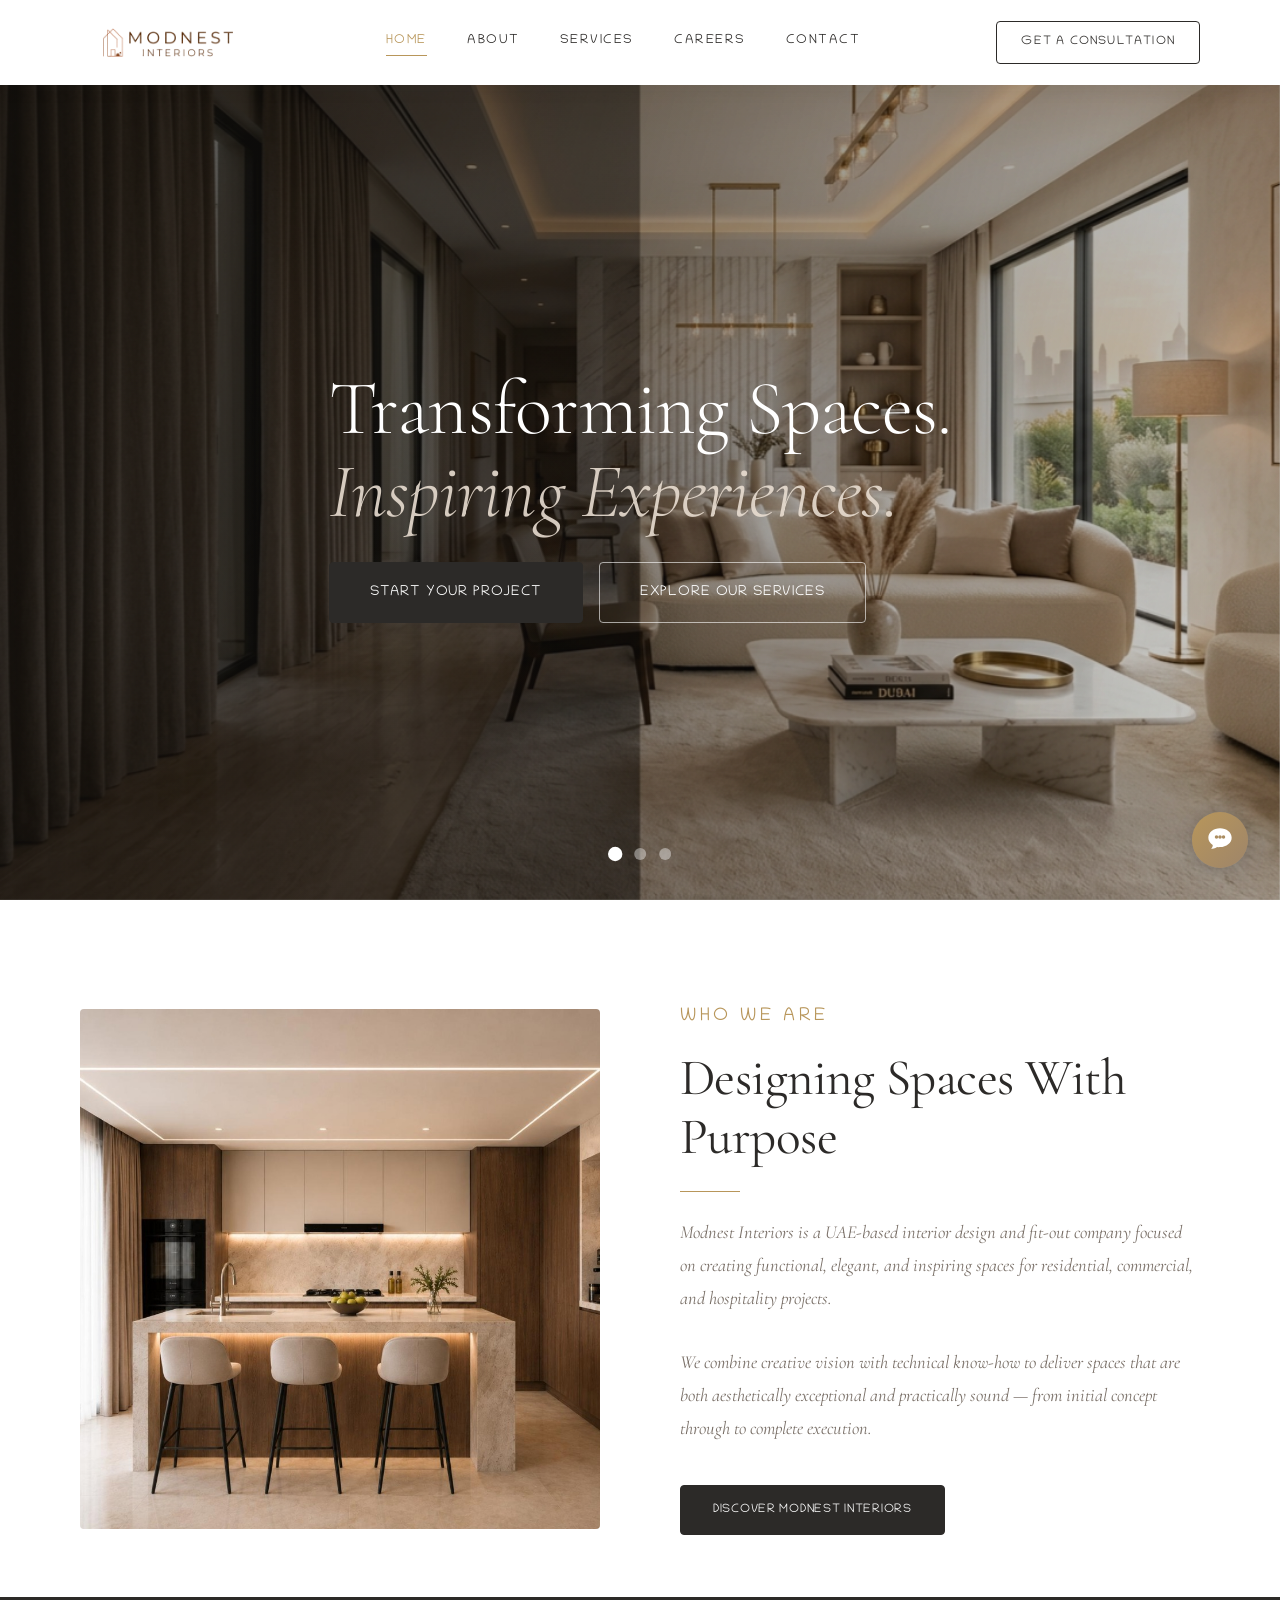
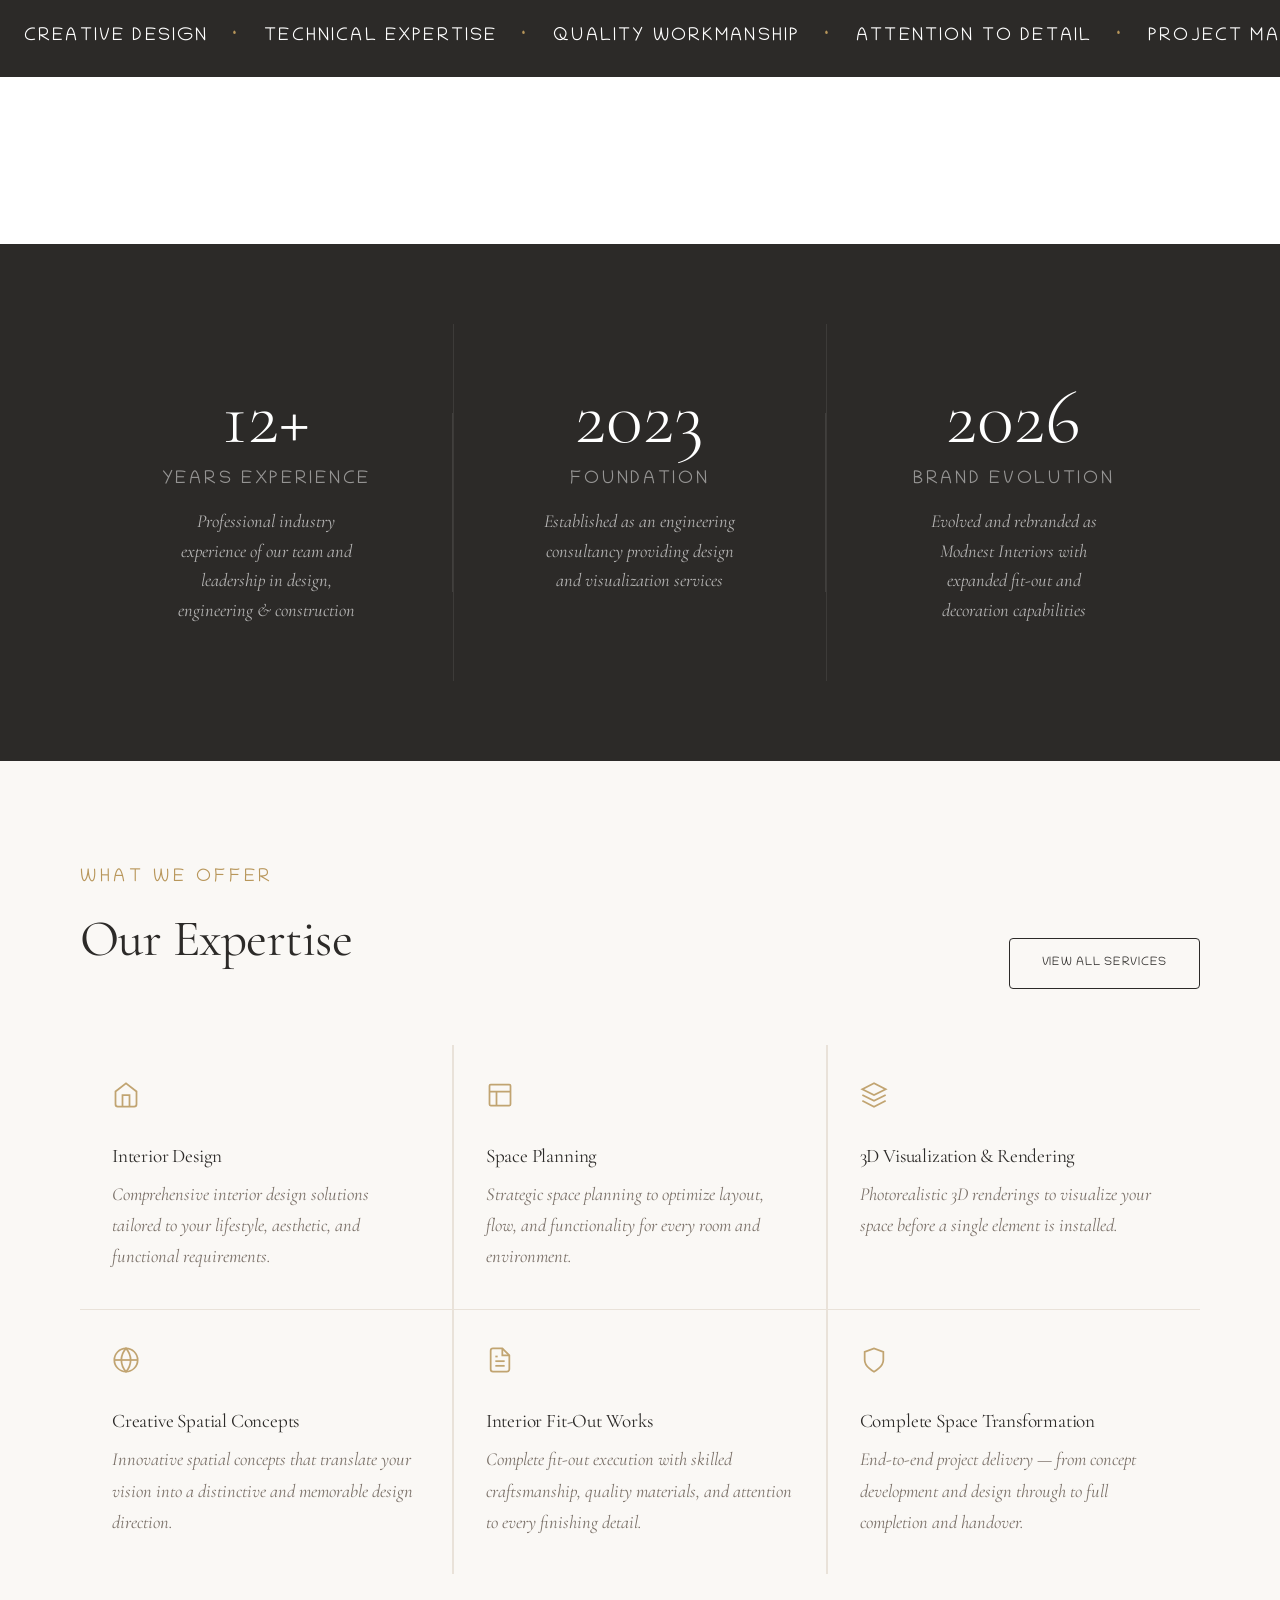
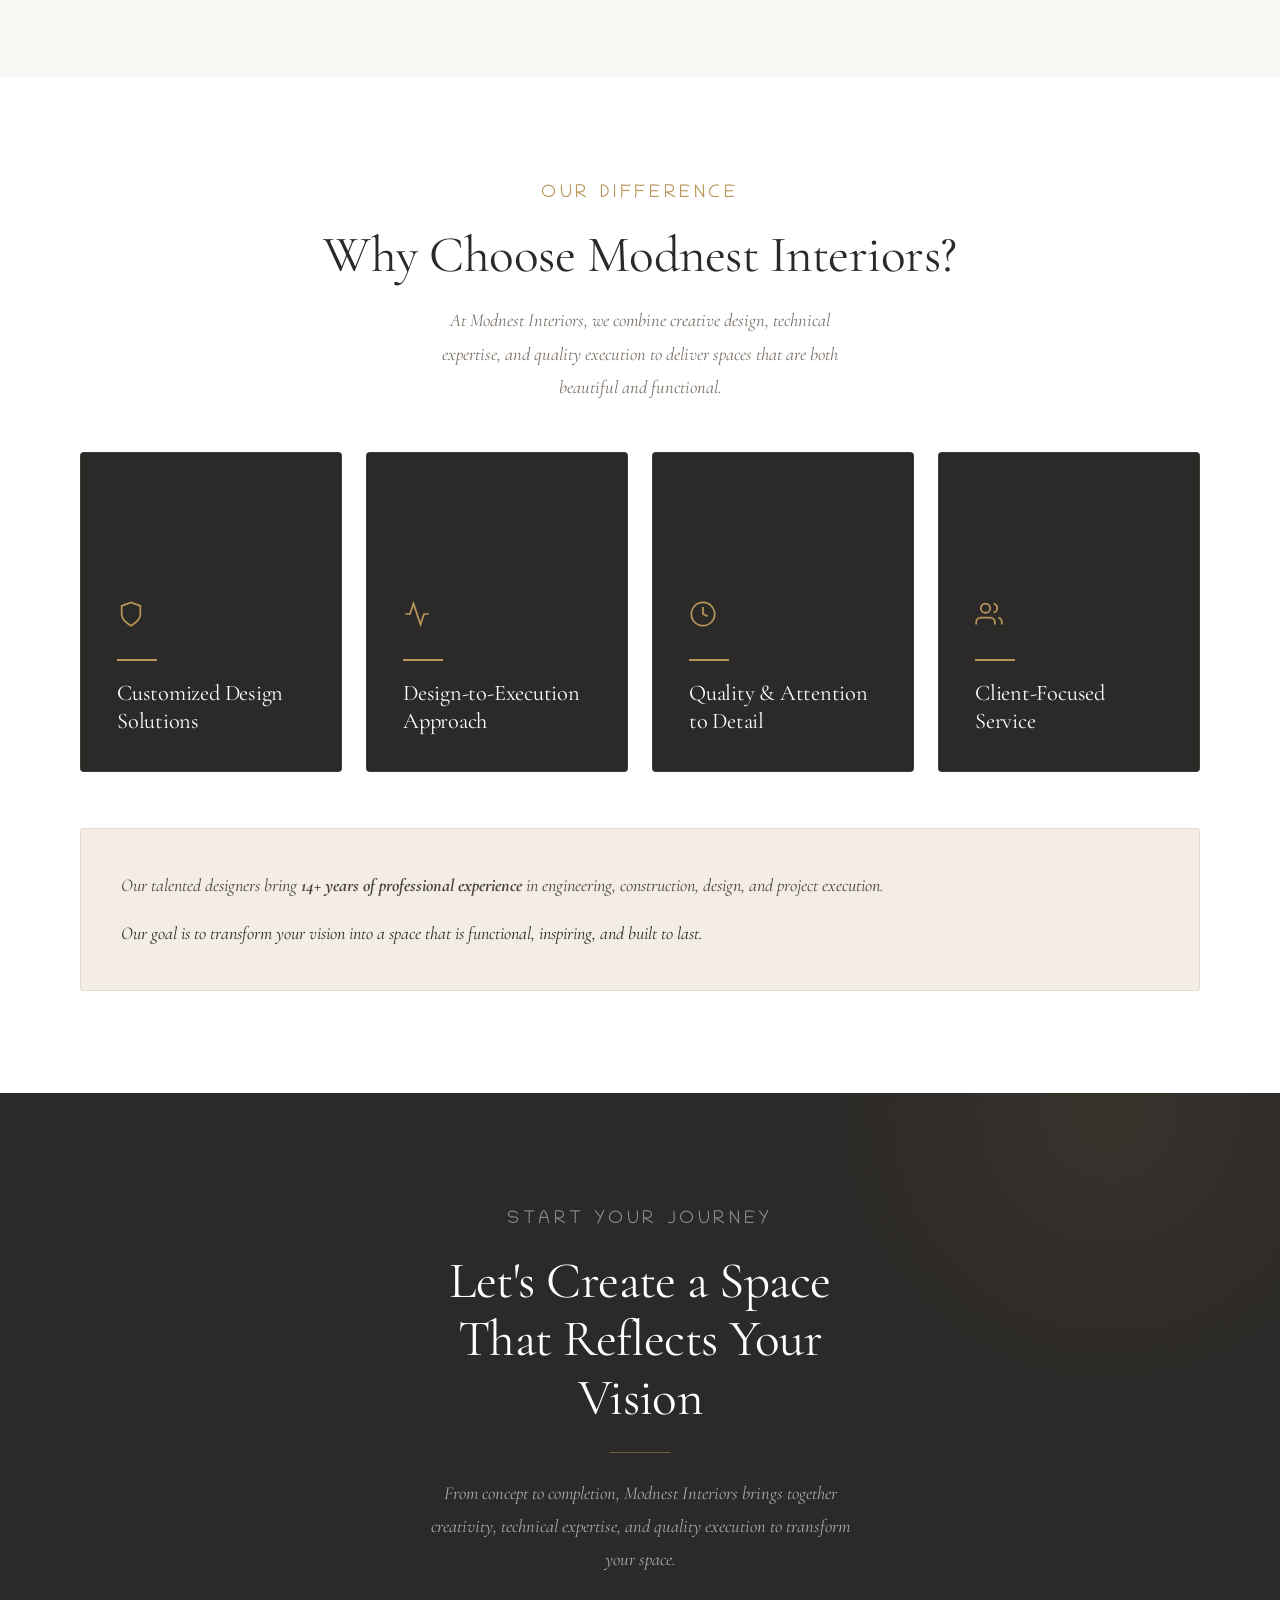
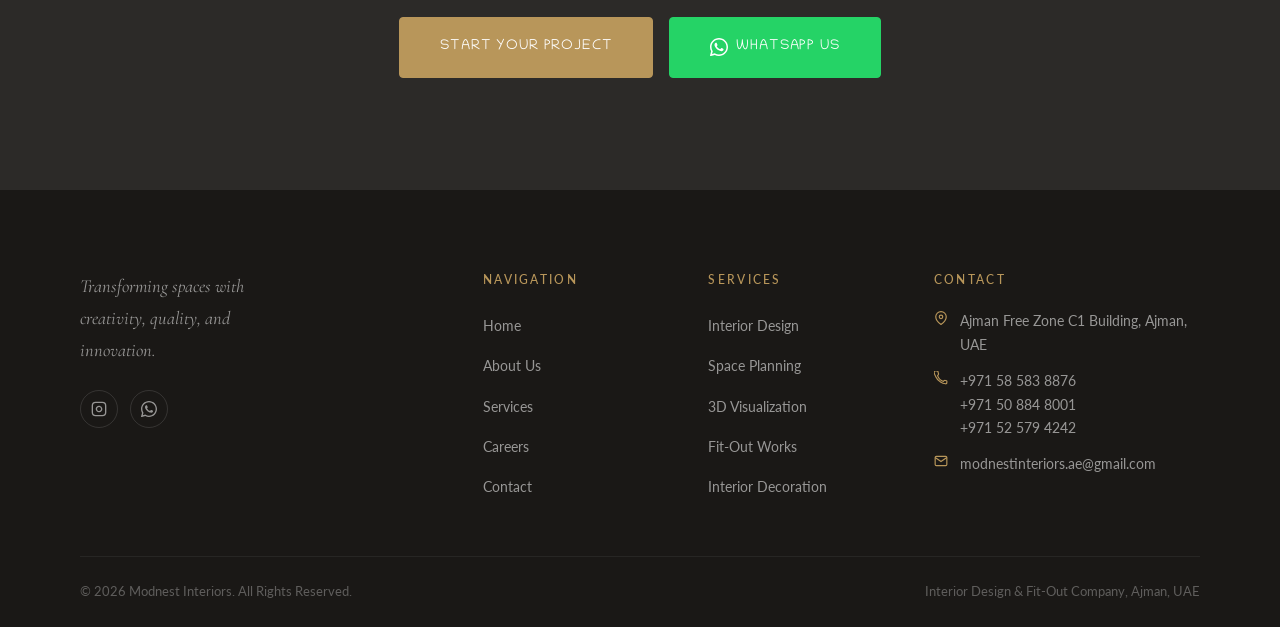
<file: index.html>
<!DOCTYPE html>
<html lang="en">

<head>
  <meta charset="UTF-8" />
  <meta name="viewport" content="width=device-width, initial-scale=1.0" />
  <title>Modnest Interiors | Interior Design &amp; Fit-Out Company in UAE</title>
  <meta name="description"
    content="Modnest Interiors is a UAE-based interior design and fit-out company delivering creative, functional, and high-quality solutions for residential, commercial, and hospitality spaces." />
  <meta name="keywords"
    content="interior design UAE, interior design Ajman, interior fit-out UAE, interior fit-out Ajman, residential interior design, commercial interior design, hospitality interior design, space planning UAE, 3D interior visualization, interior decoration UAE" />
  <meta property="og:title" content="Modnest Interiors | Interior Design &amp; Fit-Out Company in UAE" />
  <meta property="og:description"
    content="UAE-based interior design and fit-out solutions for residential, commercial, and hospitality spaces." />
  <meta property="og:type" content="website" />
  <link rel="icon" type="image/png" href="assets/favicon.png" />
  <link rel="preconnect" href="https://fonts.googleapis.com" />
  <link rel="preconnect" href="https://fonts.gstatic.com" crossorigin />
  <link rel="stylesheet" href="css/style.css" />
</head>

<body>

  <!-- ========== HEADER ========== -->
  <header class="site-header" role="banner">
    <div class="container">
      <div class="header-inner">
        <a href="index.html" class="logo-link" aria-label="Modnest Interiors Home">
          <img src="assets/logo.png" alt="Modnest Interiors Logo" class="logo-img" />
        </a>
        <nav class="nav-links" role="navigation" aria-label="Primary navigation">
          <a href="index.html" class="nav-link">Home</a>
          <a href="about.html" class="nav-link">About</a>
          <a href="services.html" class="nav-link">Services</a>
          <a href="careers.html" class="nav-link">Careers</a>
          <a href="contact.html" class="nav-link">Contact</a>
        </nav>
        <a href="contact.html" class="btn-cta" id="header-cta">Get a Consultation</a>
        <button class="hamburger" aria-label="Open navigation menu" aria-expanded="false" aria-controls="mobile-nav">
          <span></span><span></span><span></span>
        </button>
      </div>
    </div>
  </header>

  <!-- Mobile Navigation -->
  <nav class="mobile-nav" id="mobile-nav" role="navigation" aria-label="Mobile navigation">
    <div class="mobile-logo">
      <img src="assets/logo.png" alt="Modnest Interiors Logo" />
    </div>
    <a href="index.html" class="nav-link">Home</a>
    <a href="about.html" class="nav-link">About</a>
    <a href="services.html" class="nav-link">Services</a>
    <a href="careers.html" class="nav-link">Careers</a>
    <a href="contact.html" class="nav-link">Contact</a>
    <a href="contact.html" class="btn-cta">Get a Consultation</a>
  </nav>

  <main>
    <!-- ========== HERO ========== -->
    <section class="hero" aria-label="Hero section">
      <div class="hero-slider" id="heroSlider">
        <div class="hero-slide active">
          <img src="assets/hero_new.jpg" alt="Luxury contemporary interior" fetchpriority="high" />
        </div>
        <div class="hero-slide">
          <img src="assets/hero_hotel_lounge.jpg" alt="Dramatic luxury hotel lounge interior with moody ambiance" />
        </div>
        <div class="hero-slide">
          <img src="assets/sector_residential.jpg" alt="Premium office workspace interior design" />
        </div>
      </div>
      <div class="hero-overlay" aria-hidden="true"></div>
      <div class="container">
        <div class="hero-content">
          <!-- <p class="hero-label">UAE Interior Design &amp; Fit-Out</p> -->
          <br><br><br>
          <h1 class="hero-title">Transforming Spaces.<br /><em>Inspiring Experiences.</em></h1>
          <!-- <p class="hero-subtitle">UAE-based interior design and fit-out solutions for residential, commercial, and
            hospitality spaces.</p> -->
          <div class="hero-actions">
            <a href="contact.html" class="btn btn-primary btn-lg" id="hero-cta-primary">Start Your Project</a>
            <a href="services.html" class="btn btn-outline btn-lg" id="hero-cta-secondary"
              style="color:#fff;border-color:rgba(255,255,255,0.6);">Explore Our Services</a>
          </div>
        </div>
      </div>
      <div class="hero-dots" id="heroDots">
        <span class="dot active" data-index="0"></span>
        <span class="dot" data-index="1"></span>
        <span class="dot" data-index="2"></span>
      </div>
      <!-- <div class="hero-scroll" aria-hidden="true">
        <span>Scroll</span>
        <div class="scroll-line"></div>
      </div> -->
    </section>

    <!-- ========== INTRO SECTION ========== -->
    <section class="intro-section" aria-labelledby="intro-heading">
      <div class="container">
        <div class="intro-grid">
          <div class="intro-image reveal-left">
            <img src="assets/kitchen2.jpg" alt="Premium kitchen interior with marble island and warm wood cabinetry"
              loading="lazy" />
            <!-- <div class="intro-image-badge" aria-label="14 plus years of professional experience">
              <span class="badge-num">14<span style="font-size:1.4rem;color:var(--taupe)">+</span></span>
              <span class="badge-text">Years Professional Experience</span>
            </div> -->
          </div>
          <div class="intro-text reveal-right">
            <span class="section-label">Who We Are</span>
            <h2 class="section-title" id="intro-heading">Designing Spaces With Purpose</h2>
            <div class="divider"></div>
            <p class="section-subtitle" style="max-width:none;">Modnest Interiors is a UAE-based interior design and
              fit-out company focused on creating functional, elegant, and inspiring spaces for residential, commercial,
              and hospitality projects.</p>
            <br />
            <p class="section-subtitle" style="max-width:none;">We combine creative vision with
              technical know-how to deliver spaces that are both aesthetically exceptional and practically sound — from
              initial concept through to complete execution.</p>

            <div style="margin-top:2.5rem;">
              <a href="about.html" class="btn btn-primary" id="intro-discover-btn">Discover Modnest Interiors</a>
            </div>
          </div>
        </div>
      </div>
      <br><br />
      <div class="intro-marquee-wrapper">
        <div class="intro-marquee">
          <span>Creative Design</span><span class="dot">·</span>
          <span>Technical Expertise</span><span class="dot">·</span>
          <span>Quality Workmanship</span><span class="dot">·</span>
          <span>Attention to Detail</span><span class="dot">·</span>
          <span>Project Management</span><span class="dot">·</span>
          <span>Client-Focused Service</span><span class="dot">·</span>
          <!-- Duplicate for seamless scroll -->
          <span aria-hidden="true">Creative Design</span><span class="dot" aria-hidden="true">·</span>
          <span aria-hidden="true">Technical Expertise</span><span class="dot" aria-hidden="true">·</span>
          <span aria-hidden="true">Quality Workmanship</span><span class="dot" aria-hidden="true">·</span>
          <span aria-hidden="true">Attention to Detail</span><span class="dot" aria-hidden="true">·</span>
          <span aria-hidden="true">Project Management</span><span class="dot" aria-hidden="true">·</span>
          <span aria-hidden="true">Client-Focused Service</span><span class="dot" aria-hidden="true">·</span>
        </div>
      </div>
    </section>

    <!-- ========== STATS SECTION ========== -->
    <section class="stats-section" aria-labelledby="stats-heading">
      <div class="container">
        <div class="stats-grid">
          <div class="stat-item reveal reveal-delay-1">
            <div class="stat-number">
              <span data-counter="14" data-suffix="+"></span>
            </div>
            <div class="stat-label">Years Experience</div>
            <div class="stat-desc">Professional industry experience of our team and leadership in design, engineering
              &amp; construction</div>
          </div>
          <div class="stat-item reveal reveal-delay-2">
            <div class="stat-number">2023</div>
            <div class="stat-label">Foundation</div>
            <div class="stat-desc">Established as an engineering consultancy providing design and visualization services
            </div>
          </div>
          <div class="stat-item reveal reveal-delay-3">
            <div class="stat-number">2026</div>
            <div class="stat-label">Brand Evolution</div>
            <div class="stat-desc">Evolved and rebranded as Modnest Interiors with expanded fit-out and decoration
              capabilities</div>
          </div>
        </div>
      </div>
    </section>

    <!-- ========== SERVICES PREVIEW ========== -->
    <section class="services-preview" aria-labelledby="services-heading">
      <div class="container">
        <div class="services-header">
          <div>
            <span class="section-label">What We Offer</span>
            <h2 class="section-title" id="services-heading">Our Expertise</h2>
          </div>
          <a href="services.html" class="btn btn-outline" id="services-view-all-btn">View All Services</a>
        </div>
        <div class="services-grid">

          <div class="service-card reveal reveal-delay-1">
            <!-- <span class="service-num" aria-hidden="true">01</span> -->
            <div class="service-icon" aria-hidden="true">
              <svg width="28" height="28" viewBox="0 0 24 24" fill="none" stroke="currentColor" stroke-width="1.5">
                <path d="M3 9l9-7 9 7v11a2 2 0 01-2 2H5a2 2 0 01-2-2z" />
                <polyline points="9 22 9 12 15 12 15 22" />
              </svg>
            </div>
            <h3 class="service-name">Interior Design</h3>
            <p class="service-desc">Comprehensive interior design solutions tailored to your lifestyle, aesthetic, and
              functional requirements.</p>
          </div>

          <div class="service-card reveal reveal-delay-2">
            <!-- <span class="service-num" aria-hidden="true">02</span> -->
            <div class="service-icon" aria-hidden="true">
              <svg width="28" height="28" viewBox="0 0 24 24" fill="none" stroke="currentColor" stroke-width="1.5">
                <rect x="3" y="3" width="18" height="18" rx="1" />
                <path d="M3 9h18M9 21V9" />
              </svg>
            </div>
            <h3 class="service-name">Space Planning</h3>
            <p class="service-desc">Strategic space planning to optimize layout, flow, and functionality for every room
              and environment.</p>
          </div>

          <div class="service-card reveal reveal-delay-3">
            <!-- <span class="service-num" aria-hidden="true">03</span> -->
            <div class="service-icon" aria-hidden="true">
              <svg width="28" height="28" viewBox="0 0 24 24" fill="none" stroke="currentColor" stroke-width="1.5">
                <polygon points="12 2 2 7 12 12 22 7 12 2" />
                <polyline points="2 17 12 22 22 17" />
                <polyline points="2 12 12 17 22 12" />
              </svg>
            </div>
            <h3 class="service-name">3D Visualization &amp; Rendering</h3>
            <p class="service-desc">Photorealistic 3D renderings to visualize your space before a single element is
              installed.</p>
          </div>

          <div class="service-card reveal reveal-delay-4">
            <!-- <span class="service-num" aria-hidden="true">04</span> -->
            <div class="service-icon" aria-hidden="true">
              <svg width="28" height="28" viewBox="0 0 24 24" fill="none" stroke="currentColor" stroke-width="1.5">
                <circle cx="12" cy="12" r="10" />
                <line x1="2" y1="12" x2="22" y2="12" />
                <path d="M12 2a15.3 15.3 0 014 10 15.3 15.3 0 01-4 10 15.3 15.3 0 01-4-10 15.3 15.3 0 014-10z" />
              </svg>
            </div>
            <h3 class="service-name">Creative Spatial Concepts</h3>
            <p class="service-desc">Innovative spatial concepts that translate your vision into a distinctive and
              memorable design direction.</p>
          </div>

          <div class="service-card reveal reveal-delay-5">
            <!-- <span class="service-num" aria-hidden="true">05</span> -->
            <div class="service-icon" aria-hidden="true">
              <svg width="28" height="28" viewBox="0 0 24 24" fill="none" stroke="currentColor" stroke-width="1.5">
                <path d="M14 2H6a2 2 0 00-2 2v16a2 2 0 002 2h12a2 2 0 002-2V8z" />
                <polyline points="14 2 14 8 20 8" />
                <line x1="16" y1="13" x2="8" y2="13" />
                <line x1="16" y1="17" x2="8" y2="17" />
                <polyline points="10 9 9 9 8 9" />
              </svg>
            </div>
            <h3 class="service-name">Interior Fit-Out Works</h3>
            <p class="service-desc">Complete fit-out execution with skilled craftsmanship, quality materials, and
              attention to every finishing detail.</p>
          </div>

          <div class="service-card reveal reveal-delay-6">
            <!-- <span class="service-num" aria-hidden="true">06</span> -->
            <div class="service-icon" aria-hidden="true">
              <svg width="28" height="28" viewBox="0 0 24 24" fill="none" stroke="currentColor" stroke-width="1.5">
                <path d="M12 22s8-4 8-10V5l-8-3-8 3v7c0 6 8 10 8 10z" />
              </svg>
            </div>
            <h3 class="service-name">Complete Space Transformation</h3>
            <p class="service-desc">End-to-end project delivery — from concept development and design through to full
              completion and handover.</p>
          </div>

        </div>
      </div>
    </section>


    <!-- ========== WHY CHOOSE US ========== -->
    <section class="why-section" aria-labelledby="why-heading">
      <div class="container">
        <div class="text-center">
          <span class="section-label">Our Difference</span>
          <h2 class="section-title" id="why-heading">Why Choose Modnest Interiors?</h2>
          <p class="section-subtitle">At Modnest Interiors, we combine creative design, technical expertise, and quality
            execution to deliver spaces that are both beautiful and functional.</p>
        </div>
        <div class="why-grid">

          <!-- Card 01 -->
          <div class="why-slide-card reveal reveal-delay-1">
            <div class="why-slide-front">
              <!-- <span class="why-slide-num">01</span> -->
              <div class="why-slide-icon" aria-hidden="true">
                <svg width="28" height="28" viewBox="0 0 24 24" fill="none" stroke="currentColor" stroke-width="1.5">
                  <path d="M12 22s8-4 8-10V5l-8-3-8 3v7c0 6 8 10 8 10z" />
                </svg>
              </div>
              <h3 class="why-slide-title">Customized Design Solutions</h3>
              <!-- <span class="why-slide-cue">hover to explore</span> -->
            </div>
            <div class="why-slide-back">
              <div class="why-slide-watermark" aria-hidden="true">
                <svg width="28" height="28" viewBox="0 0 24 24" fill="none" stroke="currentColor" stroke-width="1.5">
                  <path d="M12 22s8-4 8-10V5l-8-3-8 3v7c0 6 8 10 8 10z" />
                </svg>
              </div>
              <p class="why-slide-desc">Every project is tailored to each client's specific requirements, personal style, and budget — no off-the-shelf solutions.</p>
            </div>
          </div>

          <!-- Card 02 -->
          <div class="why-slide-card reveal reveal-delay-2">
            <div class="why-slide-front">
              <!-- <span class="why-slide-num">02</span> -->
              <div class="why-slide-icon" aria-hidden="true">
                <svg width="28" height="28" viewBox="0 0 24 24" fill="none" stroke="currentColor" stroke-width="1.5">
                  <polyline points="22 12 18 12 15 21 9 3 6 12 2 12" />
                </svg>
              </div>
              <h3 class="why-slide-title">Design-to-Execution Approach</h3>
              <!-- <span class="why-slide-cue">hover to explore</span> -->
            </div>
            <div class="why-slide-back">
              <div class="why-slide-watermark" aria-hidden="true">
                <svg width="28" height="28" viewBox="0 0 24 24" fill="none" stroke="currentColor" stroke-width="1.5">
                  <polyline points="22 12 18 12 15 21 9 3 6 12 2 12" />
                </svg>
              </div>
              <p class="why-slide-desc">Covering interior design, visualization, fit-out, decoration, and complete space transformation under one roof.</p>
            </div>
          </div>

          <!-- Card 03 -->
          <div class="why-slide-card reveal reveal-delay-3">
            <div class="why-slide-front">
              <!-- <span class="why-slide-num">03</span> -->
              <div class="why-slide-icon" aria-hidden="true">
                <svg width="28" height="28" viewBox="0 0 24 24" fill="none" stroke="currentColor" stroke-width="1.5">
                  <circle cx="12" cy="12" r="10" />
                  <polyline points="12 6 12 12 16 14" />
                </svg>
              </div>
              <h3 class="why-slide-title">Quality &amp; Attention to Detail</h3>
              <!-- <span class="why-slide-cue">hover to explore</span> -->
            </div>
            <div class="why-slide-back">
              <div class="why-slide-watermark" aria-hidden="true">
                <svg width="28" height="28" viewBox="0 0 24 24" fill="none" stroke="currentColor" stroke-width="1.5">
                  <circle cx="12" cy="12" r="10" />
                  <polyline points="12 6 12 12 16 14" />
                </svg>
              </div>
              <p class="why-slide-desc">A relentless focus on materials, finishes, and workmanship — because the details define the difference between ordinary and extraordinary.</p>
            </div>
          </div>

          <!-- Card 04 -->
          <div class="why-slide-card reveal reveal-delay-4">
            <div class="why-slide-front">
              <!-- <span class="why-slide-num">04</span> -->
              <div class="why-slide-icon" aria-hidden="true">
                <svg width="28" height="28" viewBox="0 0 24 24" fill="none" stroke="currentColor" stroke-width="1.5">
                  <path d="M17 21v-2a4 4 0 00-4-4H5a4 4 0 00-4 4v2" />
                  <circle cx="9" cy="7" r="4" />
                  <path d="M23 21v-2a4 4 0 00-3-3.87" />
                  <path d="M16 3.13a4 4 0 010 7.75" />
                </svg>
              </div>
              <h3 class="why-slide-title">Client-Focused Service</h3>
              <!-- <span class="why-slide-cue">hover to explore</span> -->
            </div>
            <div class="why-slide-back">
              <div class="why-slide-watermark" aria-hidden="true">
                <svg width="28" height="28" viewBox="0 0 24 24" fill="none" stroke="currentColor" stroke-width="1.5">
                  <path d="M17 21v-2a4 4 0 00-4-4H5a4 4 0 00-4 4v2" />
                  <circle cx="9" cy="7" r="4" />
                  <path d="M23 21v-2a4 4 0 00-3-3.87" />
                  <path d="M16 3.13a4 4 0 010 7.75" />
                </svg>
              </div>
              <p class="why-slide-desc">Clear communication, professional support, and genuine partnership throughout every stage of the project.</p>
            </div>
          </div>

        </div>
        <div class="why-footer reveal">
          <p>Our talented designers bring <strong>14+ years of professional experience</strong> in engineering,
            construction, design, and project execution.</p>
          <p>Our goal is to transform your vision into a space that is functional, inspiring, and built to last.</p>
        </div>
      </div>
    </section>

    <!-- ========== HOME CTA ========== -->
    <section class="home-cta text-center" aria-labelledby="home-cta-heading">
      <div class="container">
        <span class="section-label" style="color:rgba(255,255,255,0.45);">Start Your Journey</span>
        <h2 class="section-title reveal" id="home-cta-heading" style="color:#fff;margin-inline:auto;">Let's Create a
          Space That Reflects Your Vision</h2>
        <div class="divider divider-center" style="background:rgba(184,150,90,0.5);"></div>
        <p class="section-subtitle reveal" style="color:rgba(255,255,255,0.6);margin-inline:auto;">From concept to
          completion, Modnest Interiors brings together creativity, technical expertise, and quality execution to
          transform your space.</p>
        <div class="home-cta-actions reveal">
          <a href="contact.html" class="btn btn-gold btn-lg" id="cta-start-project">Start Your Project</a>
          <a href="https://wa.me/message/Y6HI7CH6TFZ4J1" class="btn btn-whatsapp btn-lg" id="cta-whatsapp"
            target="_blank" rel="noopener noreferrer" aria-label="Chat with Modnest Interiors on WhatsApp">
            <svg width="18" height="18" viewBox="0 0 24 24" fill="currentColor" aria-hidden="true">
              <path
                d="M17.472 14.382c-.297-.149-1.758-.867-2.03-.967-.273-.099-.471-.148-.67.15-.197.297-.767.966-.94 1.164-.173.199-.347.223-.644.075-.297-.15-1.255-.463-2.39-1.475-.883-.788-1.48-1.761-1.653-2.059-.173-.297-.018-.458.13-.606.134-.133.298-.347.446-.52.149-.174.198-.298.298-.497.099-.198.05-.371-.025-.52-.075-.149-.669-1.612-.916-2.207-.242-.579-.487-.5-.669-.51-.173-.008-.371-.01-.57-.01-.198 0-.52.074-.792.372-.272.297-1.04 1.016-1.04 2.479 0 1.462 1.065 2.875 1.213 3.074.149.198 2.096 3.2 5.077 4.487.709.306 1.262.489 1.694.625.712.227 1.36.195 1.871.118.571-.085 1.758-.719 2.006-1.413.248-.694.248-1.289.173-1.413-.074-.124-.272-.198-.57-.347z" />
              <path
                d="M12 0C5.374 0 0 5.373 0 12c0 2.117.549 4.1 1.504 5.823L.057 23.196a.75.75 0 00.919.92l5.454-1.429A11.95 11.95 0 0012 24c6.627 0 12-5.373 12-12S18.627 0 12 0zm0 22c-1.885 0-3.645-.52-5.155-1.42l-.358-.214-3.731.977.995-3.643-.231-.373A9.975 9.975 0 012 12C2 6.477 6.477 2 12 2s10 4.477 10 10-4.477 10-10 10z" />
            </svg>
            WhatsApp Us
          </a>
        </div>
      </div>
    </section>

  </main>

  <!-- ========== FOOTER ========== -->
  <footer class="site-footer" role="contentinfo">
    <div class="container">
      <div class="footer-grid">
        <div class="footer-brand">
          <!-- <img src="assets/footer-logo.png" alt="Modnest Interiors Logo" class="logo-footer" /> -->
          <p>Transforming spaces with creativity, quality, and innovation.</p>
          <div class="social-links" style="margin-top:1.5rem;">
            <a href="https://www.instagram.com/modnestinteriors_ae?igsi=MWZ4bWphNGYyOWVhaw==&utm_source=ig_contact_invite"
              class="social-link" target="_blank" rel="noopener noreferrer" aria-label="Modnest Interiors on Instagram">
              <svg width="16" height="16" viewBox="0 0 24 24" fill="none" stroke="currentColor" stroke-width="2"
                aria-hidden="true">
                <rect x="2" y="2" width="20" height="20" rx="5" ry="5" />
                <path d="M16 11.37A4 4 0 1112.63 8 4 4 0 0116 11.37z" />
                <line x1="17.5" y1="6.5" x2="17.51" y2="6.5" />
              </svg>
            </a>
            <a href="https://wa.me/message/Y6HI7CH6TFZ4J1" class="social-link" target="_blank" rel="noopener noreferrer"
              aria-label="Modnest Interiors on WhatsApp">
              <svg width="16" height="16" viewBox="0 0 24 24" fill="currentColor" aria-hidden="true">
                <path
                  d="M17.472 14.382c-.297-.149-1.758-.867-2.03-.967-.273-.099-.471-.148-.67.15-.197.297-.767.966-.94 1.164-.173.199-.347.223-.644.075-.297-.15-1.255-.463-2.39-1.475-.883-.788-1.48-1.761-1.653-2.059-.173-.297-.018-.458.13-.606.134-.133.298-.347.446-.52.149-.174.198-.298.298-.497.099-.198.05-.371-.025-.52-.075-.149-.669-1.612-.916-2.207-.242-.579-.487-.5-.669-.51-.173-.008-.371-.01-.57-.01-.198 0-.52.074-.792.372-.272.297-1.04 1.016-1.04 2.479 0 1.462 1.065 2.875 1.213 3.074.149.198 2.096 3.2 5.077 4.487.709.306 1.262.489 1.694.625.712.227 1.36.195 1.871.118.571-.085 1.758-.719 2.006-1.413.248-.694.248-1.289.173-1.413-.074-.124-.272-.198-.57-.347z" />
                <path
                  d="M12 0C5.374 0 0 5.373 0 12c0 2.117.549 4.1 1.504 5.823L.057 23.196a.75.75 0 00.919.92l5.454-1.429A11.95 11.95 0 0012 24c6.627 0 12-5.373 12-12S18.627 0 12 0zm0 22c-1.885 0-3.645-.52-5.155-1.42l-.358-.214-3.731.977.995-3.643-.231-.373A9.975 9.975 0 012 12C2 6.477 6.477 2 12 2s10 4.477 10 10-4.477 10-10 10z" />
              </svg>
            </a>
          </div>
        </div>

        <div>
          <p class="footer-heading">Navigation</p>
          <ul class="footer-links" role="list">
            <li><a href="index.html">Home</a></li>
            <li><a href="about.html">About Us</a></li>
            <li><a href="services.html">Services</a></li>
            <li><a href="careers.html">Careers</a></li>
            <li><a href="contact.html">Contact</a></li>
          </ul>
        </div>

        <div>
          <p class="footer-heading">Services</p>
          <ul class="footer-links" role="list">
            <li><a href="services.html">Interior Design</a></li>
            <li><a href="services.html">Space Planning</a></li>
            <li><a href="services.html">3D Visualization</a></li>
            <li><a href="services.html">Fit-Out Works</a></li>
            <li><a href="services.html">Interior Decoration</a></li>
          </ul>
        </div>

        <div>
          <p class="footer-heading">Contact</p>
          <ul class="footer-contact" role="list">
            <li>
              <svg width="14" height="14" viewBox="0 0 24 24" fill="none" stroke="currentColor" stroke-width="2"
                aria-hidden="true">
                <path d="M21 10c0 7-9 13-9 13s-9-6-9-13a9 9 0 0118 0z" />
                <circle cx="12" cy="10" r="3" />
              </svg>
              <span><a href="https://maps.app.goo.gl/tvVFLCNuquipzgvr7?g_st=ac">Ajman Free Zone C1 Building, Ajman, UAE</a></span>
            </li>
            <li>
              <svg width="14" height="14" viewBox="0 0 24 24" fill="none" stroke="currentColor" stroke-width="2"
                aria-hidden="true">
                <path
                  d="M22 16.92v3a2 2 0 01-2.18 2 19.79 19.79 0 01-8.63-3.07A19.5 19.5 0 013.07 9.81 19.79 19.79 0 01.01 1.18 2 2 0 012 0h3a2 2 0 012 1.72c.13.96.36 1.9.7 2.81a2 2 0 01-.45 2.11L6.09 7.91A16 16 0 0016.09 17.9l1.27-1.27a2 2 0 012.11-.45c.91.34 1.85.57 2.81.7A2 2 0 0122 16.92z" />
              </svg>
              <span>
                <a href="tel:+971585838876">+971 58 583 8876</a><br />
                <a href="tel:+971508848001">+971 50 884 8001</a><br />
                <a href="tel:+971525794242">+971 52 579 4242</a>
              </span>
            </li>
            <li>
              <svg width="14" height="14" viewBox="0 0 24 24" fill="none" stroke="currentColor" stroke-width="2"
                aria-hidden="true">
                <path d="M4 4h16c1.1 0 2 .9 2 2v12c0 1.1-.9 2-2 2H4c-1.1 0-2-.9-2-2V6c0-1.1.9-2 2-2z" />
                <polyline points="22,6 12,13 2,6" />
              </svg>
              <a href="mailto:modnestinteriors.ae@gmail.com">modnestinteriors.ae@gmail.com</a>
            </li>
          </ul>
        </div>
      </div>
      <div class="footer-bottom">
        <p class="footer-copyright">&copy; 2026 Modnest Interiors. All Rights Reserved.</p>
        <p class="footer-copyright">Interior Design &amp; Fit-Out Company, Ajman, UAE</p>
      </div>
    </div>
  </footer>

  <!-- ========== FLOATING CONNECT BUTTON ========== -->
  <div class="fab-container">
    <div class="fab-options">
      <a href="https://wa.me/message/Y6HI7CH6TFZ4J1" class="fab-option whatsapp" target="_blank"
        rel="noopener noreferrer" aria-label="WhatsApp">
        <svg viewBox="0 0 24 24" fill="currentColor" aria-hidden="true">
          <path
            d="M17.472 14.382c-.297-.149-1.758-.867-2.03-.967-.273-.099-.471-.148-.67.15-.197.297-.767.966-.94 1.164-.173.199-.347.223-.644.075-.297-.15-1.255-.463-2.39-1.475-.883-.788-1.48-1.761-1.653-2.059-.173-.297-.018-.458.13-.606.134-.133.298-.347.446-.52.149-.174.198-.298.298-.497.099-.198.05-.371-.025-.52-.075-.149-.669-1.612-.916-2.207-.242-.579-.487-.5-.669-.51-.173-.008-.371-.01-.57-.01-.198 0-.52.074-.792.372-.272.297-1.04 1.016-1.04 2.479 0 1.462 1.065 2.875 1.213 3.074.149.198 2.096 3.2 5.077 4.487.709.306 1.262.489 1.694.625.712.227 1.36.195 1.871.118.571-.085 1.758-.719 2.006-1.413.248-.694.248-1.289.173-1.413-.074-.124-.272-.198-.57-.347z" />
          <path
            d="M12 0C5.374 0 0 5.373 0 12c0 2.117.549 4.1 1.504 5.823L.057 23.196a.75.75 0 00.919.92l5.454-1.429A11.95 11.95 0 0012 24c6.627 0 12-5.373 12-12S18.627 0 12 0zm0 22c-1.885 0-3.645-.52-5.155-1.42l-.358-.214-3.731.977.995-3.643-.231-.373A9.975 9.975 0 012 12C2 6.477 6.477 2 12 2s10 4.477 10 10-4.477 10-10 10z" />
        </svg>
      </a>
      <a href="https://www.instagram.com/modnestinteriors_ae?igsi=MWZ4bWphNGYyOWVhaw==&utm_source=ig_contact_invite"
        class="fab-option instagram" target="_blank" rel="noopener noreferrer" aria-label="Instagram">
        <svg viewBox="0 0 24 24" fill="currentColor" aria-hidden="true">
          <path
            d="M12 2.163c3.204 0 3.584.012 4.85.07 3.252.148 4.771 1.691 4.919 4.919.058 1.265.069 1.645.069 4.849 0 3.205-.012 3.584-.069 4.849-.149 3.225-1.664 4.771-4.919 4.919-1.266.058-1.644.07-4.85.07-3.204 0-3.584-.012-4.849-.07-3.26-.149-4.771-1.699-4.919-4.92-.058-1.265-.07-1.644-.07-4.849 0-3.204.013-3.583.07-4.849.149-3.227 1.664-4.771 4.919-4.919 1.266-.057 1.645-.069 4.849-.069zM12 0C8.741 0 8.333.014 7.053.072 2.695.272.273 2.69.073 7.052.014 8.333 0 8.741 0 12c0 3.259.014 3.668.072 4.948.2 4.358 2.618 6.78 6.98 6.98C8.333 23.986 8.741 24 12 24c3.259 0 3.668-.014 4.948-.072 4.354-.2 6.782-2.618 6.979-6.98.059-1.28.073-1.689.073-4.948 0-3.259-.014-3.667-.072-4.947-.196-4.354-2.617-6.78-6.979-6.98C15.668.014 15.259 0 12 0zm0 5.838a6.162 6.162 0 100 12.324 6.162 6.162 0 000-12.324zM12 16a4 4 0 110-8 4 4 0 010 8zm6.406-11.845a1.44 1.44 0 100 2.881 1.44 1.44 0 000-2.881z" />
        </svg>
      </a>
      <a href="contact.html" class="fab-option contact" aria-label="Contact Us">
        <svg viewBox="0 0 24 24" fill="currentColor" aria-hidden="true">
          <path
            d="M20 4H4c-1.1 0-2 .9-2 2v12c0 1.1.9 2 2 2h16c1.1 0 2-.9 2-2V6c0-1.1-.9-2-2-2zm-8 2c1.66 0 3 1.34 3 3s-1.34 3-3 3-3-1.34-3-3 1.34-3 3-3zm6 12H6v-1c0-2 4-3.1 6-3.1s6 1.1 6 3.1v1z" />
        </svg>
      </a>
    </div>
    <button class="fab-main" id="fab-main" aria-label="Connect Us">
      <svg class="icon-connect" viewBox="0 0 24 24" fill="currentColor" aria-hidden="true">
        <path
          d="M12 2C6.477 2 2 5.582 2 10c0 2.535 1.458 4.792 3.738 6.222.185.792-.128 2.222-1.373 3.328 0 0 2.879.168 5.176-1.464A11.758 11.758 0 0 0 12 18c5.523 0 10-3.582 10-8s-4.477-8-10-8zm-3 9a1.5 1.5 0 1 1 0-3 1.5 1.5 0 0 1 0 3zm3 0a1.5 1.5 0 1 1 0-3 1.5 1.5 0 0 1 0 3zm3 0a1.5 1.5 0 1 1 0-3 1.5 1.5 0 0 1 0 3z" />
      </svg>
      <svg class="icon-close" viewBox="0 0 24 24" fill="currentColor" aria-hidden="true">
        <path
          d="M19 6.41L17.59 5 12 10.59 6.41 5 5 6.41 10.59 12 5 17.59 6.41 19 12 13.41 17.59 19 19 17.59 13.41 12z" />
      </svg>
    </button>
  </div>

  <script src="js/main.js" defer></script>
</body>

</html>
</file>
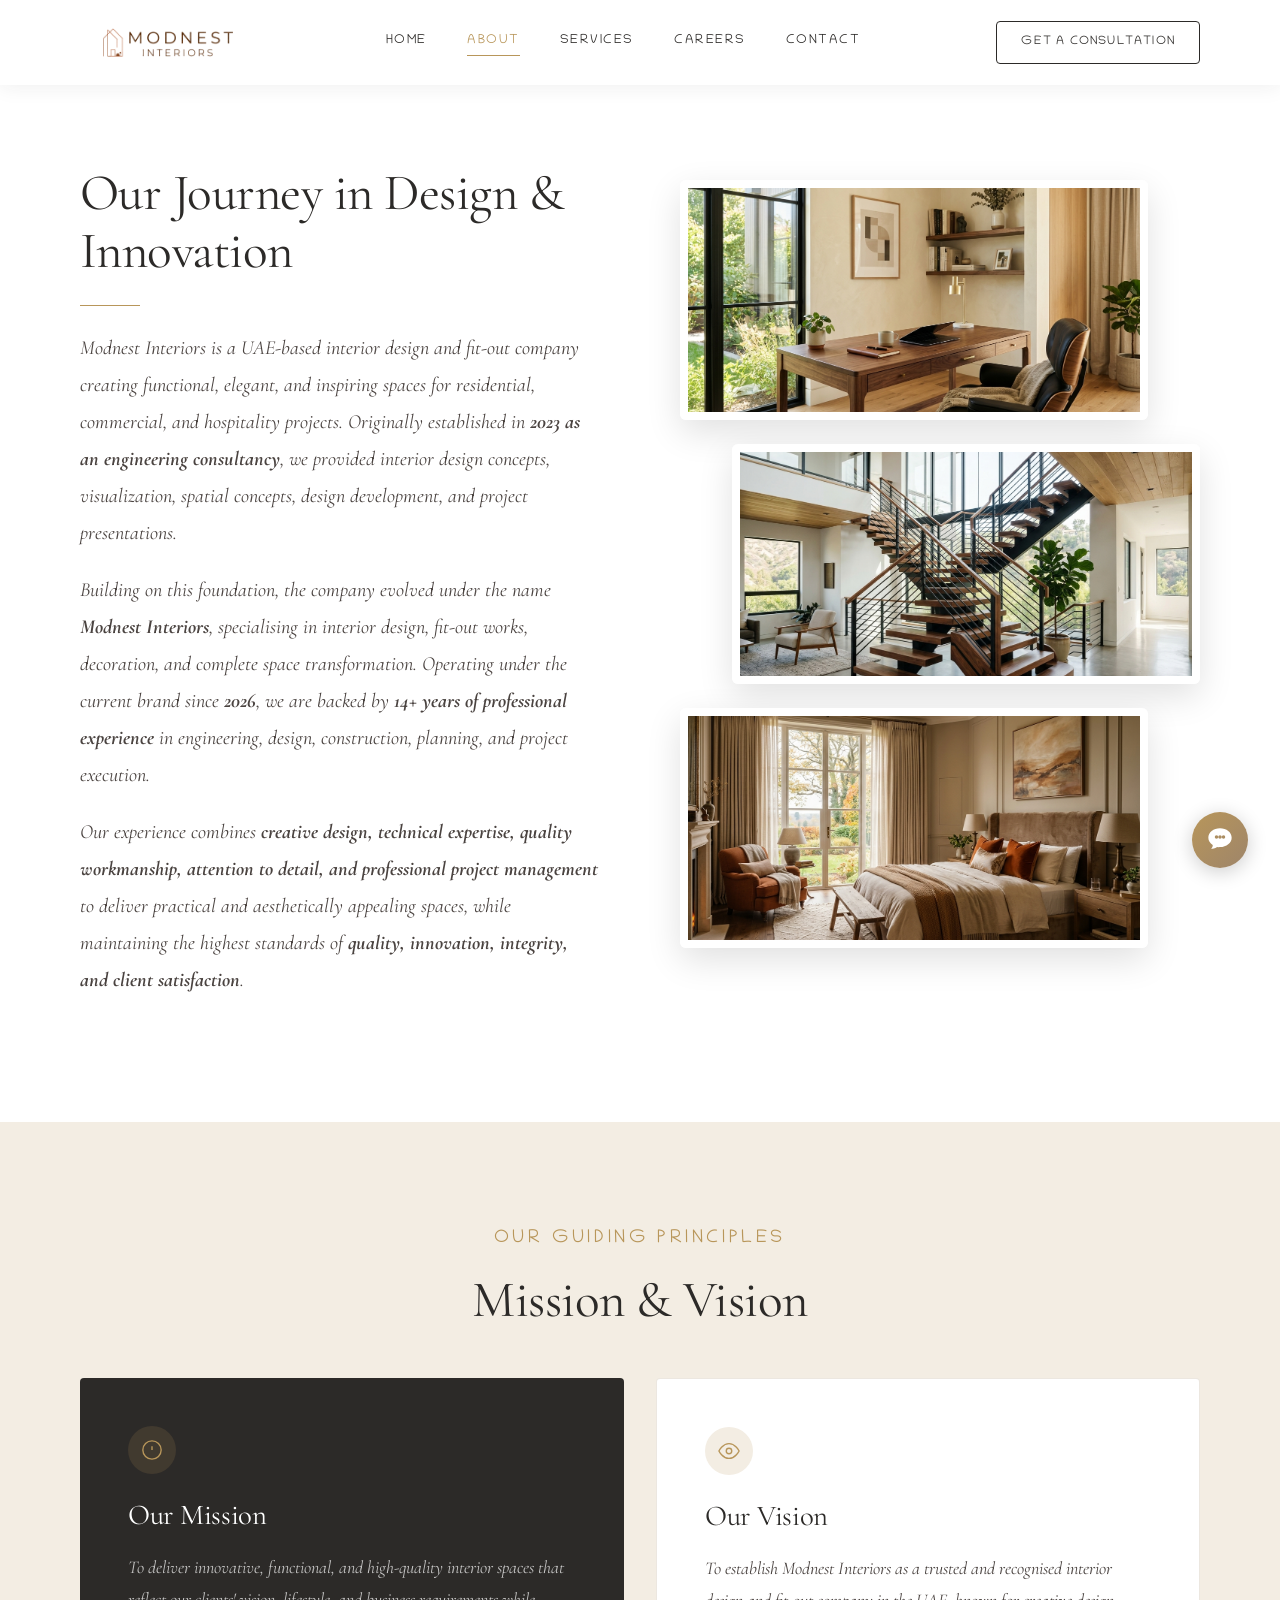
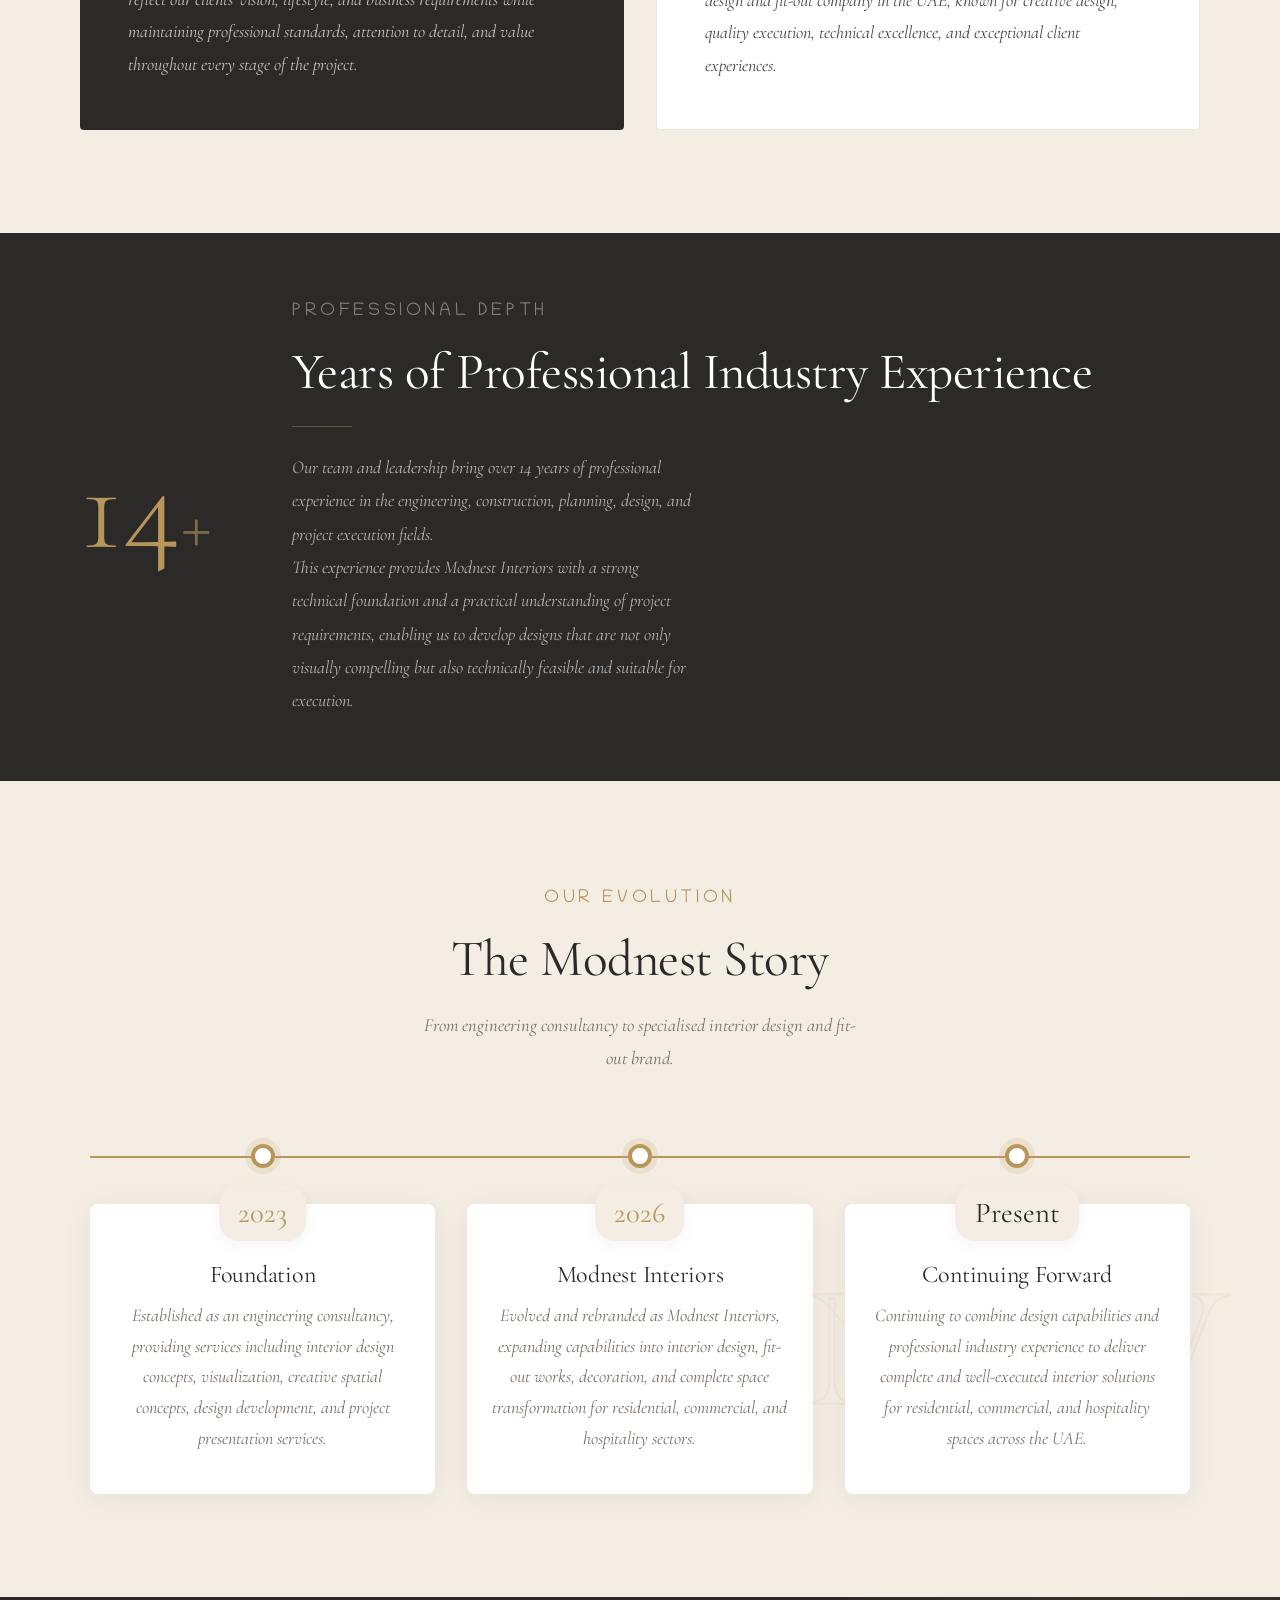
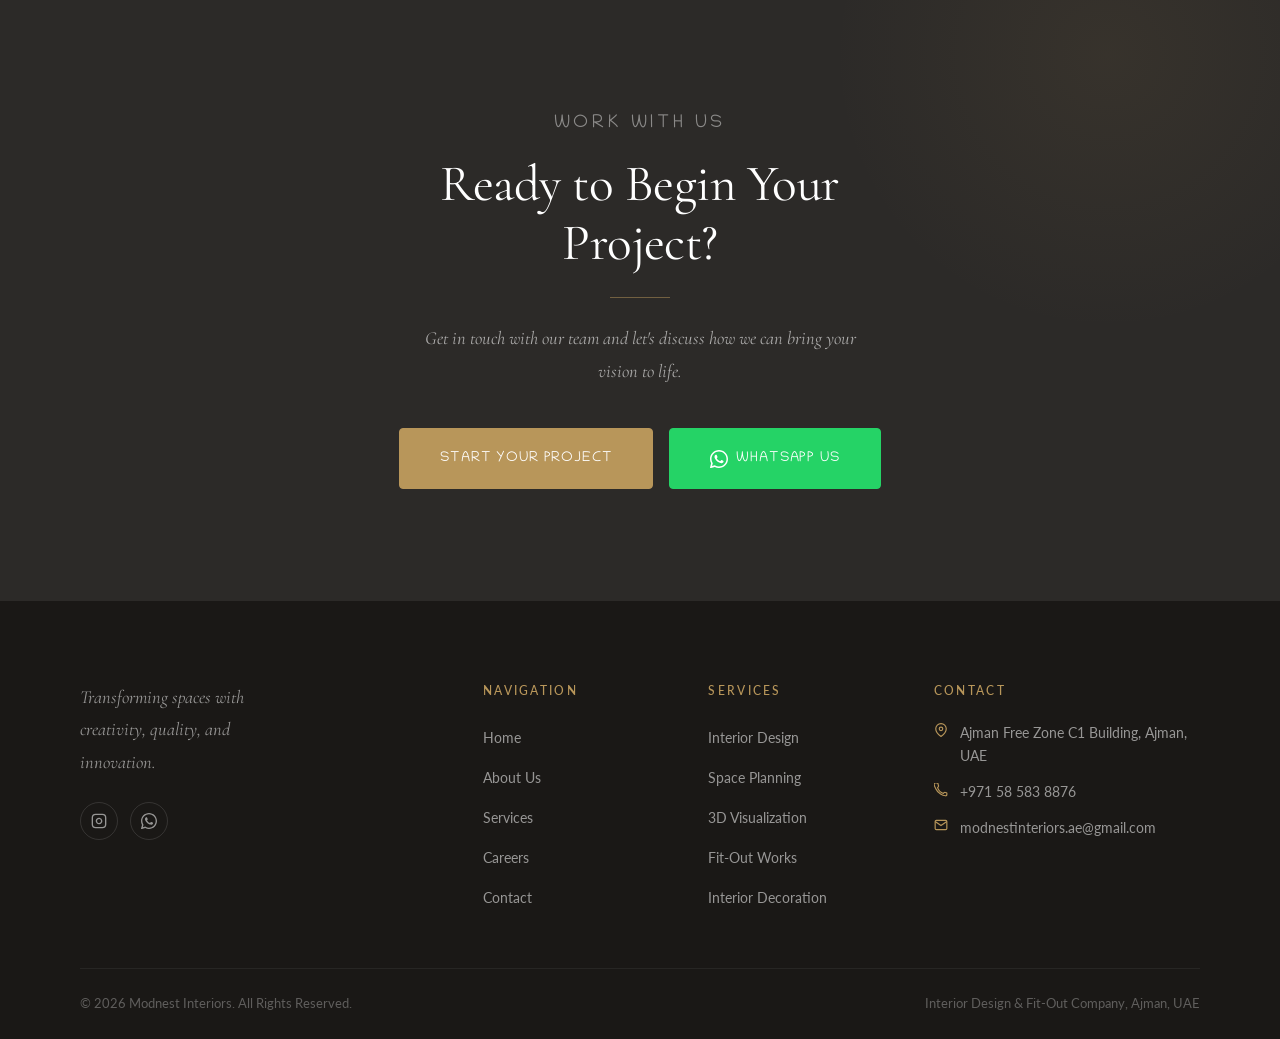
<file: about.html>
<!DOCTYPE html>
<html lang="en">

<head>
  <meta charset="UTF-8" />
  <meta name="viewport" content="width=device-width, initial-scale=1.0" />
  <title>About Us | Modnest Interiors — UAE Interior Design &amp; Fit-Out</title>
  <meta name="description"
    content="Learn about Modnest Interiors — a UAE-based interior design and fit-out company backed by 14+ years of professional industry experience in engineering, design, and construction." />
  <link rel="icon" type="image/png" href="assets/favicon.png" />
  <link rel="preconnect" href="https://fonts.googleapis.com" />
  <link rel="preconnect" href="https://fonts.gstatic.com" crossorigin />
  <link rel="stylesheet" href="css/style.css" />
</head>

<body>

  <!-- ========== HEADER ========== -->
  <header class="site-header scrolled" role="banner">
    <div class="container">
      <div class="header-inner">
        <a href="index.html" class="logo-link" aria-label="Modnest Interiors Home">
          <img src="assets/logo.png" alt="Modnest Interiors Logo" class="logo-img" />
        </a>
        <nav class="nav-links" role="navigation" aria-label="Primary navigation">
          <a href="index.html" class="nav-link">Home</a>
          <a href="about.html" class="nav-link active">About</a>
          <a href="services.html" class="nav-link">Services</a>
          <a href="careers.html" class="nav-link">Careers</a>
          <a href="contact.html" class="nav-link">Contact</a>
        </nav>
        <a href="contact.html" class="btn-cta">Get a Consultation</a>
        <button class="hamburger" aria-label="Open navigation menu" aria-expanded="false" aria-controls="mobile-nav">
          <span></span><span></span><span></span>
        </button>
      </div>
    </div>
  </header>

  <nav class="mobile-nav" id="mobile-nav" role="navigation" aria-label="Mobile navigation">
    <div class="mobile-logo"><img src="assets/logo.png" alt="Modnest Interiors Logo" /></div>
    <a href="index.html" class="nav-link">Home</a>
    <a href="about.html" class="nav-link">About</a>
    <a href="services.html" class="nav-link">Services</a>
    <a href="careers.html" class="nav-link">Careers</a>
    <a href="contact.html" class="nav-link">Contact</a>
    <a href="contact.html" class="btn-cta">Get a Consultation</a>
  </nav>

  <main>
    <!-- ========== PAGE HERO ========== -->
    <!-- <section class="page-hero" aria-labelledby="about-page-title">
      <div class="container">
        <span class="page-hero-label">Our Story</span>
        <h1 class="page-hero-title" id="about-page-title">About Modnest Interiors</h1>
        <p class="page-hero-subtitle">A UAE-based interior design and fit-out company built on professional expertise, creative passion, and a commitment to quality.</p>
      </div>
    </section> -->

    <!-- ========== COMPANY STORY ========== -->
    <br>
    <br>

    <section class="about-story" aria-labelledby="story-heading">
      <div class="container">
        <div class="about-story-grid">
          <div class="about-text">
            <!-- <span class="section-label">Our Background</span> -->
            <h2 class="section-title" id="story-heading">Our Journey in Design &amp; Innovation</h2>
            <div class="divider"></div>
            <p class="reveal" style="font-size: 20px;">Modnest Interiors is a UAE-based interior design and fit-out
              company creating functional,
              elegant, and inspiring spaces for residential, commercial, and hospitality projects. Originally
              established in <strong>2023 as an engineering consultancy</strong>, we provided interior design concepts,
              visualization, spatial concepts, design development, and project presentations.</p>
            <p class="reveal reveal-delay-1" style="font-size: 20px;">Building on this foundation, the company evolved
              under the name
              <strong>Modnest Interiors</strong>, specialising in interior design, fit-out works, decoration, and
              complete space transformation. Operating under the current brand since <strong>2026</strong>, we are
              backed by <strong>14+ years of professional experience</strong> in engineering, design, construction,
              planning, and project execution.
            </p>
            <p class="reveal reveal-delay-2" style="font-size: 20px;">Our experience combines <strong>creative design,
                technical expertise,
                quality workmanship, attention to detail, and professional project management</strong> to deliver
              practical and aesthetically appealing spaces, while maintaining the highest standards of <strong>quality,
                innovation, integrity, and client satisfaction</strong>.</p>
          </div>
          <div class="journey-image-stack reveal-right">
            <div class="journey-img-wrap"><img src="assets/journey-1.jpg" alt="Workspace Design" loading="lazy" /></div>
            <div class="journey-img-wrap"><img src="assets/journey-2.jpg" alt="Staircase Architecture" loading="lazy" />
            </div>
            <div class="journey-img-wrap"><img src="assets/journey-3.jpg" alt="Bedroom Interior" loading="lazy" /></div>
          </div>
        </div>
      </div>
    </section>

    <!-- ========== MISSION & VISION ========== -->
    <section class="mission-vision" aria-labelledby="mv-heading">
      <div class="container">
        <div class="text-center" style="margin-bottom:3rem;">
          <span class="section-label">Our Guiding Principles</span>
          <h2 class="section-title" id="mv-heading">Mission &amp; Vision</h2>
        </div>
        <div class="mv-grid">
          <div class="mv-card mv-card--mission reveal reveal-delay-1">
            <div class="mv-icon" aria-hidden="true">
              <svg width="22" height="22" viewBox="0 0 24 24" fill="none" stroke="currentColor" stroke-width="1.5">
                <circle cx="12" cy="12" r="10" />
                <line x1="12" y1="8" x2="12" y2="12" />
                <line x1="12" y1="16" x2="12.01" y2="16" />
              </svg>
            </div>
            <h3 class="mv-title">Our Mission</h3>
            <p class="mv-text">To deliver innovative, functional, and high-quality interior spaces that reflect our
              clients' vision, lifestyle, and business requirements while maintaining professional standards, attention
              to detail, and value throughout every stage of the project.</p>
          </div>
          <div class="mv-card mv-card--vision reveal reveal-delay-2">
            <div class="mv-icon" aria-hidden="true">
              <svg width="22" height="22" viewBox="0 0 24 24" fill="none" stroke="currentColor" stroke-width="1.5">
                <path d="M1 12s4-8 11-8 11 8 11 8-4 8-11 8-11-8-11-8z" />
                <circle cx="12" cy="12" r="3" />
              </svg>
            </div>
            <h3 class="mv-title">Our Vision</h3>
            <p class="mv-text">To establish Modnest Interiors as a trusted and recognised interior design and fit-out
              company in the UAE, known for creative design, quality execution, technical excellence, and exceptional
              client experiences.</p>
          </div>
        </div>
      </div>
    </section>

    <!-- ========== CORE VALUES ========== -->
    <!-- <section class="values-section" aria-labelledby="values-heading">
      <div class="container">
        <div class="text-center">
          <span class="section-label">What We Stand For</span>
          <h2 class="section-title" id="values-heading">Our Core Values</h2>
          <p class="section-subtitle">The principles that guide every decision we make and every space we create.</p>
        </div>
        <div class="values-grid-wrap">
          <div class="values-grid values-grid-top">
            <div class="value-item reveal reveal-delay-1">
              <h3 class="value-title">Quality</h3>
              <p class="value-desc">Maintaining high standards in design, materials, workmanship, and execution across every project.</p>
            </div>
            <div class="value-item reveal reveal-delay-2">
              <h3 class="value-title">Innovation</h3>
              <p class="value-desc">Creating modern, creative, and practical solutions tailored to each project's unique requirements.</p>
            </div>
            <div class="value-item reveal reveal-delay-3">
              <h3 class="value-title">Client Satisfaction</h3>
              <p class="value-desc">Understanding our clients' requirements and consistently delivering solutions that exceed expectations.</p>
            </div>
            <div class="value-item reveal reveal-delay-4">
              <h3 class="value-title">Integrity</h3>
              <p class="value-desc">Conducting every project with transparency, professionalism, and accountability.</p>
            </div>
          </div>
          <div class="values-grid values-grid-bottom">
            <div class="value-item reveal reveal-delay-1">
              <h3 class="value-title">Attention to Detail</h3>
              <p class="value-desc">Focusing on the finer details that make a space truly distinctive and complete.</p>
            </div>
            <div class="value-item reveal reveal-delay-2">
              <h3 class="value-title">Commitment</h3>
              <p class="value-desc">Taking full ownership of every project and ensuring timely, efficient delivery.</p>
            </div>
            <div class="value-item reveal reveal-delay-3">
              <h3 class="value-title">Collaboration</h3>
              <p class="value-desc">Working closely with clients, consultants, contractors, and suppliers to achieve the best results.</p>
            </div>
          </div>
        </div>
      </div>
    </section> -->

    <!-- ========== 14+ YEARS EXPERIENCE ========== -->
    <section class="exp-section" aria-labelledby="exp-heading">
      <div class="container">
        <div class="exp-inner">
          <div class="exp-number reveal-left" aria-label="14 plus years">
            14<span style="color:rgba(184,150,90,0.6);font-size:0.6em">+</span>
          </div>
          <div class="exp-content">
            <span class="section-label" style="color:rgba(255,255,255,0.4);">Professional Depth</span>
            <h2 class="section-title reveal" id="exp-heading">Years of Professional Industry Experience</h2>
            <div class="divider" style="background:rgba(184,150,90,0.4);"></div>
            <p class="reveal reveal-delay-1">Our team and leadership bring over 14 years of professional experience in
              the engineering, construction, planning, design, and project execution fields.</p>
            <p class="reveal reveal-delay-2">This experience provides Modnest Interiors with a strong technical
              foundation and a practical understanding of project requirements, enabling us to develop designs that are
              not only visually compelling but also technically feasible and suitable for execution.</p>
          </div>
        </div>
      </div>
    </section>

    <!-- ========== TIMELINE (NEW CREATIVE MODEL) ========== -->
    <section class="timeline-section-new" aria-labelledby="timeline-heading">
      <div class="container">
        <div class="text-center">
          <span class="section-label">Our Evolution</span>
          <h2 class="section-title" id="timeline-heading">The Modnest Story</h2>
          <p class="section-subtitle">From engineering consultancy to specialised interior design and fit-out brand.</p>
        </div>

        <div class="timeline-container-new">
          <div class="timeline-line-new"></div>

          <!-- Event 1 -->
          <div class="timeline-block left reveal-left">
            <div class="timeline-bg-text">2023</div>
            <div class="timeline-content-new">
              <div class="timeline-year-new">2023</div>
              <h3 class="timeline-event-new">Foundation</h3>
              <p class="timeline-desc-new">Established as an engineering consultancy, providing services including
                interior design concepts, visualization, creative spatial concepts, design development, and project
                presentation services.</p>
            </div>
            <div class="timeline-dot-new"></div>
          </div>

          <!-- Event 2 -->
          <div class="timeline-block right reveal-right reveal-delay-1">
            <div class="timeline-bg-text">2026</div>
            <div class="timeline-content-new">
              <div class="timeline-year-new">2026</div>
              <h3 class="timeline-event-new">Modnest Interiors</h3>
              <p class="timeline-desc-new">Evolved and rebranded as Modnest Interiors, expanding capabilities into
                interior design, fit-out works, decoration, and complete space transformation for residential,
                commercial, and hospitality sectors.</p>
            </div>
            <div class="timeline-dot-new"></div>
          </div>

          <!-- Event 3 -->
          <div class="timeline-block left reveal-left reveal-delay-2">
            <div class="timeline-bg-text" style="font-size: 11rem;">NOW</div>
            <div class="timeline-content-new">
              <div class="timeline-year-new today">Present</div>
              <h3 class="timeline-event-new">Continuing Forward</h3>
              <p class="timeline-desc-new">Continuing to combine design capabilities and professional industry
                experience to deliver complete and well-executed interior solutions for residential, commercial, and
                hospitality spaces across the UAE.</p>
            </div>
            <div class="timeline-dot-new"></div>
          </div>

        </div>
      </div>
    </section>

    <!-- ========== CTA ========== -->
    <section class="home-cta text-center" aria-labelledby="about-cta-heading">
      <div class="container">
        <span class="section-label" style="color:rgba(255,255,255,0.45);">Work With Us</span>
        <h2 class="section-title reveal" id="about-cta-heading" style="color:#fff;margin-inline:auto;">Ready to Begin
          Your Project?</h2>
        <div class="divider divider-center" style="background:rgba(184,150,90,0.5);"></div>
        <p class="section-subtitle reveal" style="color:rgba(255,255,255,0.6);margin-inline:auto;">Get in touch with our
          team and let's discuss how we can bring your vision to life.</p>
        <div class="home-cta-actions reveal">
          <a href="contact.html" class="btn btn-gold btn-lg">Start Your Project</a>
          <a href="https://wa.me/message/Y6HI7CH6TFZ4J1" class="btn btn-whatsapp btn-lg" target="_blank"
            rel="noopener noreferrer" aria-label="WhatsApp Modnest Interiors">
            <svg width="18" height="18" viewBox="0 0 24 24" fill="currentColor" aria-hidden="true">
              <path
                d="M17.472 14.382c-.297-.149-1.758-.867-2.03-.967-.273-.099-.471-.148-.67.15-.197.297-.767.966-.94 1.164-.173.199-.347.223-.644.075-.297-.15-1.255-.463-2.39-1.475-.883-.788-1.48-1.761-1.653-2.059-.173-.297-.018-.458.13-.606.134-.133.298-.347.446-.52.149-.174.198-.298.298-.497.099-.198.05-.371-.025-.52-.075-.149-.669-1.612-.916-2.207-.242-.579-.487-.5-.669-.51-.173-.008-.371-.01-.57-.01-.198 0-.52.074-.792.372-.272.297-1.04 1.016-1.04 2.479 0 1.462 1.065 2.875 1.213 3.074.149.198 2.096 3.2 5.077 4.487.709.306 1.262.489 1.694.625.712.227 1.36.195 1.871.118.571-.085 1.758-.719 2.006-1.413.248-.694.248-1.289.173-1.413-.074-.124-.272-.198-.57-.347z" />
              <path
                d="M12 0C5.374 0 0 5.373 0 12c0 2.117.549 4.1 1.504 5.823L.057 23.196a.75.75 0 00.919.92l5.454-1.429A11.95 11.95 0 0012 24c6.627 0 12-5.373 12-12S18.627 0 12 0zm0 22c-1.885 0-3.645-.52-5.155-1.42l-.358-.214-3.731.977.995-3.643-.231-.373A9.975 9.975 0 012 12C2 6.477 6.477 2 12 2s10 4.477 10 10-4.477 10-10 10z" />
            </svg>
            WhatsApp Us
          </a>
        </div>
      </div>
    </section>

  </main>

  <!-- ========== FOOTER ========== -->
  <footer class="site-footer" role="contentinfo">
    <div class="container">
      <div class="footer-grid">
        <div class="footer-brand">
          <!-- <img src="assets/footer-logo.png" alt="Modnest Interiors Logo" class="logo-footer" /> -->
          <p>Transforming spaces with creativity, quality, and innovation.</p>
          <div class="social-links">
            <a href="https://www.instagram.com/modnestinteriors_ae?igsi=MWZ4bWphNGYyOWVhaw==&utm_source=ig_contact_invite"
              class="social-link" target="_blank" rel="noopener noreferrer" aria-label="Instagram">
              <svg width="16" height="16" viewBox="0 0 24 24" fill="none" stroke="currentColor" stroke-width="2"
                aria-hidden="true">
                <rect x="2" y="2" width="20" height="20" rx="5" ry="5" />
                <path d="M16 11.37A4 4 0 1112.63 8 4 4 0 0116 11.37z" />
                <line x1="17.5" y1="6.5" x2="17.51" y2="6.5" />
              </svg>
            </a>
            <a href="https://wa.me/message/Y6HI7CH6TFZ4J1" class="social-link" target="_blank" rel="noopener noreferrer"
              aria-label="WhatsApp">
              <svg width="16" height="16" viewBox="0 0 24 24" fill="currentColor" aria-hidden="true">
                <path
                  d="M17.472 14.382c-.297-.149-1.758-.867-2.03-.967-.273-.099-.471-.148-.67.15-.197.297-.767.966-.94 1.164-.173.199-.347.223-.644.075-.297-.15-1.255-.463-2.39-1.475-.883-.788-1.48-1.761-1.653-2.059-.173-.297-.018-.458.13-.606.134-.133.298-.347.446-.52.149-.174.198-.298.298-.497.099-.198.05-.371-.025-.52-.075-.149-.669-1.612-.916-2.207-.242-.579-.487-.5-.669-.51-.173-.008-.371-.01-.57-.01-.198 0-.52.074-.792.372-.272.297-1.04 1.016-1.04 2.479 0 1.462 1.065 2.875 1.213 3.074.149.198 2.096 3.2 5.077 4.487.709.306 1.262.489 1.694.625.712.227 1.36.195 1.871.118.571-.085 1.758-.719 2.006-1.413.248-.694.248-1.289.173-1.413-.074-.124-.272-.198-.57-.347z" />
                <path
                  d="M12 0C5.374 0 0 5.373 0 12c0 2.117.549 4.1 1.504 5.823L.057 23.196a.75.75 0 00.919.92l5.454-1.429A11.95 11.95 0 0012 24c6.627 0 12-5.373 12-12S18.627 0 12 0zm0 22c-1.885 0-3.645-.52-5.155-1.42l-.358-.214-3.731.977.995-3.643-.231-.373A9.975 9.975 0 012 12C2 6.477 6.477 2 12 2s10 4.477 10 10-4.477 10-10 10z" />
              </svg>
            </a>
          </div>
        </div>
        <div>
          <p class="footer-heading">Navigation</p>
          <ul class="footer-links">
            <li><a href="index.html">Home</a></li>
            <li><a href="about.html">About Us</a></li>
            <li><a href="services.html">Services</a></li>
            <li><a href="careers.html">Careers</a></li>
            <li><a href="contact.html">Contact</a></li>
          </ul>
        </div>
        <div>
          <p class="footer-heading">Services</p>
          <ul class="footer-links">
            <li><a href="services.html">Interior Design</a></li>
            <li><a href="services.html">Space Planning</a></li>
            <li><a href="services.html">3D Visualization</a></li>
            <li><a href="services.html">Fit-Out Works</a></li>
            <li><a href="services.html">Interior Decoration</a></li>
          </ul>
        </div>
        <div>
          <p class="footer-heading">Contact</p>
          <ul class="footer-contact">
            <li><svg width="14" height="14" viewBox="0 0 24 24" fill="none" stroke="currentColor" stroke-width="2"
                aria-hidden="true">
                <path d="M21 10c0 7-9 13-9 13s-9-6-9-13a9 9 0 0118 0z" />
                <circle cx="12" cy="10" r="3" />
              </svg><span><a href="https://maps.app.goo.gl/tvVFLCNuquipzgvr7?g_st=ac">Ajman Free Zone C1 Building, Ajman, UAE</span></li>
            <li><svg width="14" height="14" viewBox="0 0 24 24" fill="none" stroke="currentColor" stroke-width="2"
                aria-hidden="true">
                <path
                  d="M22 16.92v3a2 2 0 01-2.18 2 19.79 19.79 0 01-8.63-3.07A19.5 19.5 0 013.07 9.81 19.79 19.79 0 01.01 1.18 2 2 0 012 0h3a2 2 0 012 1.72c.13.96.36 1.9.7 2.81a2 2 0 01-.45 2.11L6.09 7.91A16 16 0 0016.09 17.9l1.27-1.27a2 2 0 012.11-.45c.91.34 1.85.57 2.81.7A2 2 0 0122 16.92z" />
              </svg><span><a href="tel:+971585838876">+971 58 583 8876</a></span></li>
            <li><svg width="14" height="14" viewBox="0 0 24 24" fill="none" stroke="currentColor" stroke-width="2"
                aria-hidden="true">
                <path d="M4 4h16c1.1 0 2 .9 2 2v12c0 1.1-.9 2-2 2H4c-1.1 0-2-.9-2-2V6c0-1.1.9-2 2-2z" />
                <polyline points="22,6 12,13 2,6" />
              </svg><a href="mailto:modnestinteriors.ae@gmail.com">modnestinteriors.ae@gmail.com</a></li>
          </ul>
        </div>
      </div>
      <div class="footer-bottom">
        <p class="footer-copyright">&copy; 2026 Modnest Interiors. All Rights Reserved.</p>
        <p class="footer-copyright">Interior Design &amp; Fit-Out Company, Ajman, UAE</p>
      </div>
    </div>
  </footer>

  <!-- ========== FLOATING CONNECT BUTTON ========== -->
  <div class="fab-container">
    <div class="fab-options">
      <a href="https://wa.me/message/Y6HI7CH6TFZ4J1" class="fab-option whatsapp" target="_blank"
        rel="noopener noreferrer" aria-label="WhatsApp">
        <svg viewBox="0 0 24 24" fill="currentColor" aria-hidden="true">
          <path
            d="M17.472 14.382c-.297-.149-1.758-.867-2.03-.967-.273-.099-.471-.148-.67.15-.197.297-.767.966-.94 1.164-.173.199-.347.223-.644.075-.297-.15-1.255-.463-2.39-1.475-.883-.788-1.48-1.761-1.653-2.059-.173-.297-.018-.458.13-.606.134-.133.298-.347.446-.52.149-.174.198-.298.298-.497.099-.198.05-.371-.025-.52-.075-.149-.669-1.612-.916-2.207-.242-.579-.487-.5-.669-.51-.173-.008-.371-.01-.57-.01-.198 0-.52.074-.792.372-.272.297-1.04 1.016-1.04 2.479 0 1.462 1.065 2.875 1.213 3.074.149.198 2.096 3.2 5.077 4.487.709.306 1.262.489 1.694.625.712.227 1.36.195 1.871.118.571-.085 1.758-.719 2.006-1.413.248-.694.248-1.289.173-1.413-.074-.124-.272-.198-.57-.347z" />
          <path
            d="M12 0C5.374 0 0 5.373 0 12c0 2.117.549 4.1 1.504 5.823L.057 23.196a.75.75 0 00.919.92l5.454-1.429A11.95 11.95 0 0012 24c6.627 0 12-5.373 12-12S18.627 0 12 0zm0 22c-1.885 0-3.645-.52-5.155-1.42l-.358-.214-3.731.977.995-3.643-.231-.373A9.975 9.975 0 012 12C2 6.477 6.477 2 12 2s10 4.477 10 10-4.477 10-10 10z" />
        </svg>
      </a>
      <a href="https://www.instagram.com/modnestinteriors_ae?igsi=MWZ4bWphNGYyOWVhaw==&utm_source=ig_contact_invite"
        class="fab-option instagram" target="_blank" rel="noopener noreferrer" aria-label="Instagram">
        <svg viewBox="0 0 24 24" fill="currentColor" aria-hidden="true">
          <path
            d="M12 2.163c3.204 0 3.584.012 4.85.07 3.252.148 4.771 1.691 4.919 4.919.058 1.265.069 1.645.069 4.849 0 3.205-.012 3.584-.069 4.849-.149 3.225-1.664 4.771-4.919 4.919-1.266.058-1.644.07-4.85.07-3.204 0-3.584-.012-4.849-.07-3.26-.149-4.771-1.699-4.919-4.92-.058-1.265-.07-1.644-.07-4.849 0-3.204.013-3.583.07-4.849.149-3.227 1.664-4.771 4.919-4.919 1.266-.057 1.645-.069 4.849-.069zM12 0C8.741 0 8.333.014 7.053.072 2.695.272.273 2.69.073 7.052.014 8.333 0 8.741 0 12c0 3.259.014 3.668.072 4.948.2 4.358 2.618 6.78 6.98 6.98C8.333 23.986 8.741 24 12 24c3.259 0 3.668-.014 4.948-.072 4.354-.2 6.782-2.618 6.979-6.98.059-1.28.073-1.689.073-4.948 0-3.259-.014-3.667-.072-4.947-.196-4.354-2.617-6.78-6.979-6.98C15.668.014 15.259 0 12 0zm0 5.838a6.162 6.162 0 100 12.324 6.162 6.162 0 000-12.324zM12 16a4 4 0 110-8 4 4 0 010 8zm6.406-11.845a1.44 1.44 0 100 2.881 1.44 1.44 0 000-2.881z" />
        </svg>
      </a>
      <a href="contact.html" class="fab-option contact" aria-label="Contact Us">
        <svg viewBox="0 0 24 24" fill="currentColor" aria-hidden="true">
          <path
            d="M20 4H4c-1.1 0-2 .9-2 2v12c0 1.1.9 2 2 2h16c1.1 0 2-.9 2-2V6c0-1.1-.9-2-2-2zm-8 2c1.66 0 3 1.34 3 3s-1.34 3-3 3-3-1.34-3-3 1.34-3 3-3zm6 12H6v-1c0-2 4-3.1 6-3.1s6 1.1 6 3.1v1z" />
        </svg>
      </a>
    </div>
    <button class="fab-main" id="fab-main" aria-label="Connect Us">
      <svg class="icon-connect" viewBox="0 0 24 24" fill="currentColor" aria-hidden="true">
        <path
          d="M12 2C6.477 2 2 5.582 2 10c0 2.535 1.458 4.792 3.738 6.222.185.792-.128 2.222-1.373 3.328 0 0 2.879.168 5.176-1.464A11.758 11.758 0 0 0 12 18c5.523 0 10-3.582 10-8s-4.477-8-10-8zm-3 9a1.5 1.5 0 1 1 0-3 1.5 1.5 0 0 1 0 3zm3 0a1.5 1.5 0 1 1 0-3 1.5 1.5 0 0 1 0 3zm3 0a1.5 1.5 0 1 1 0-3 1.5 1.5 0 0 1 0 3z" />
      </svg>
      <svg class="icon-close" viewBox="0 0 24 24" fill="currentColor" aria-hidden="true">
        <path
          d="M19 6.41L17.59 5 12 10.59 6.41 5 5 6.41 10.59 12 5 17.59 6.41 19 12 13.41 17.59 19 19 17.59 13.41 12z" />
      </svg>
    </button>
  </div>

  <script src="js/main.js" defer></script>
</body>

</html>
</file>
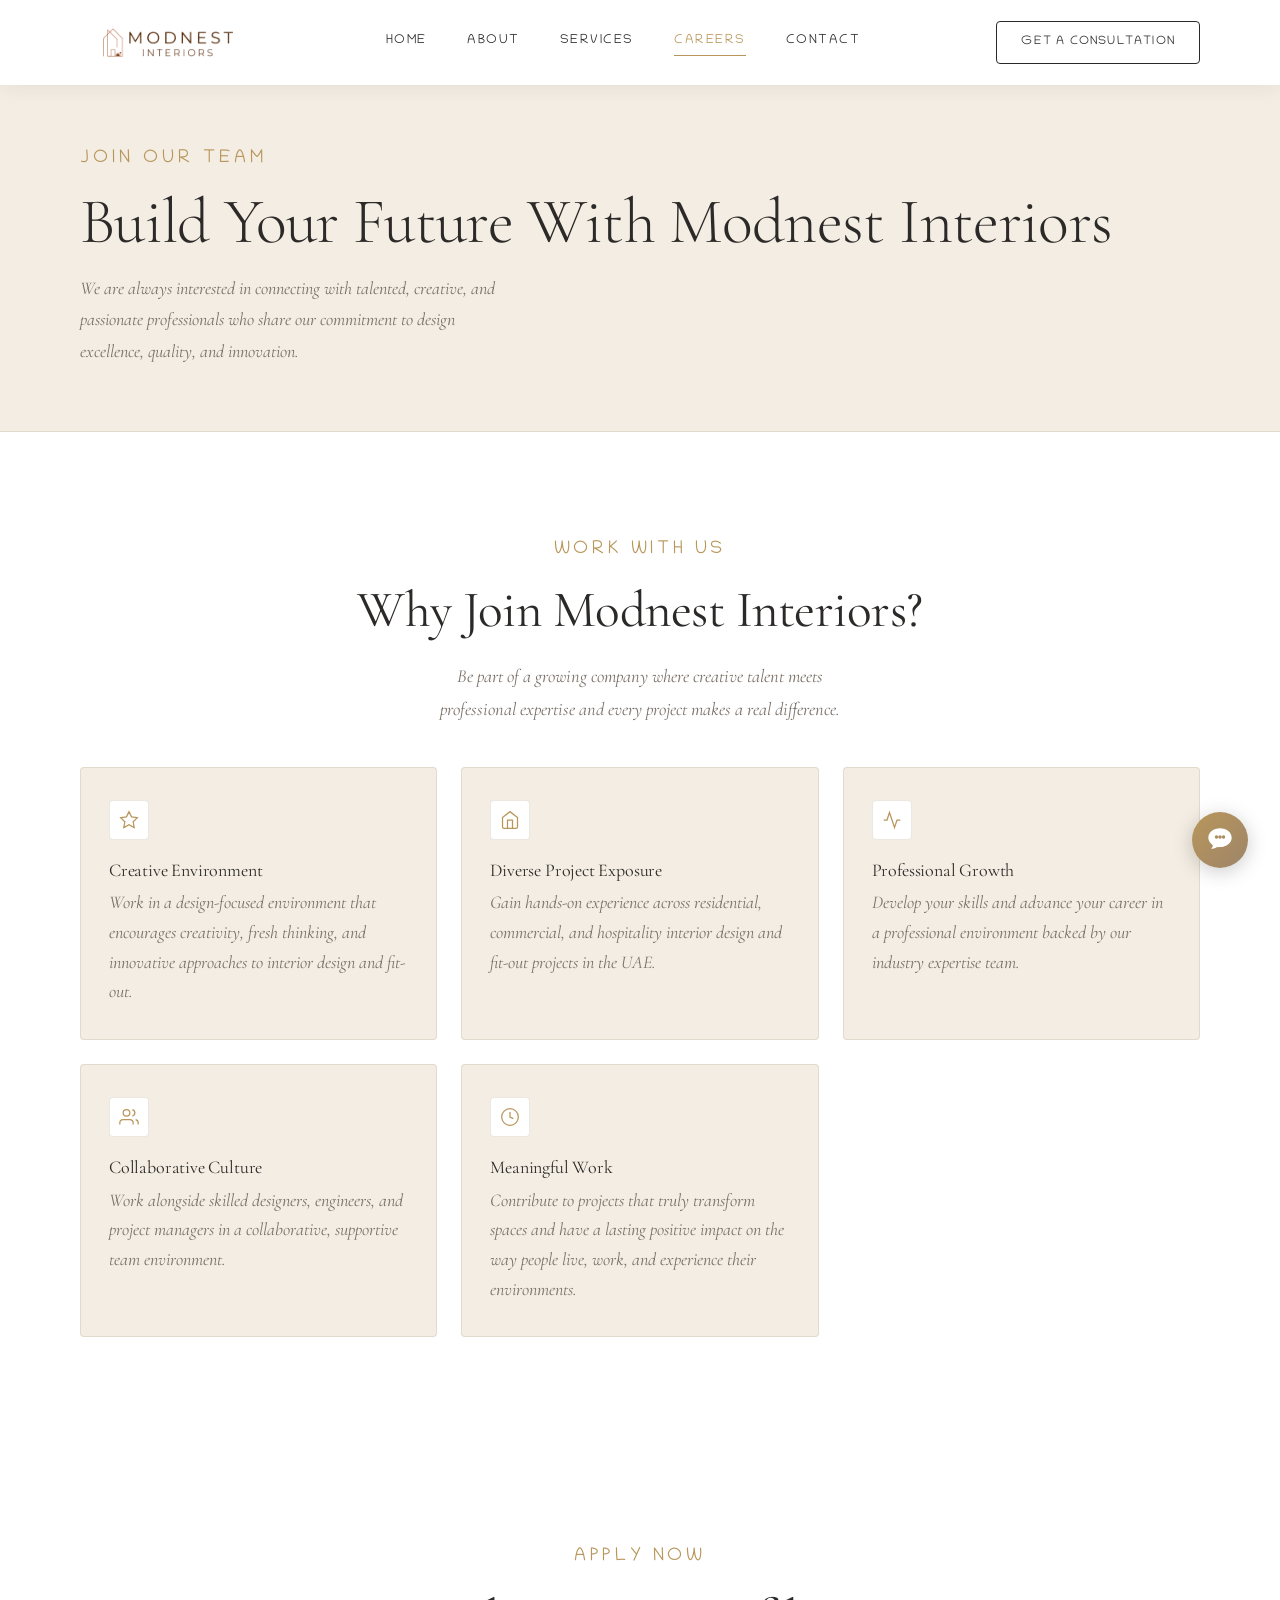
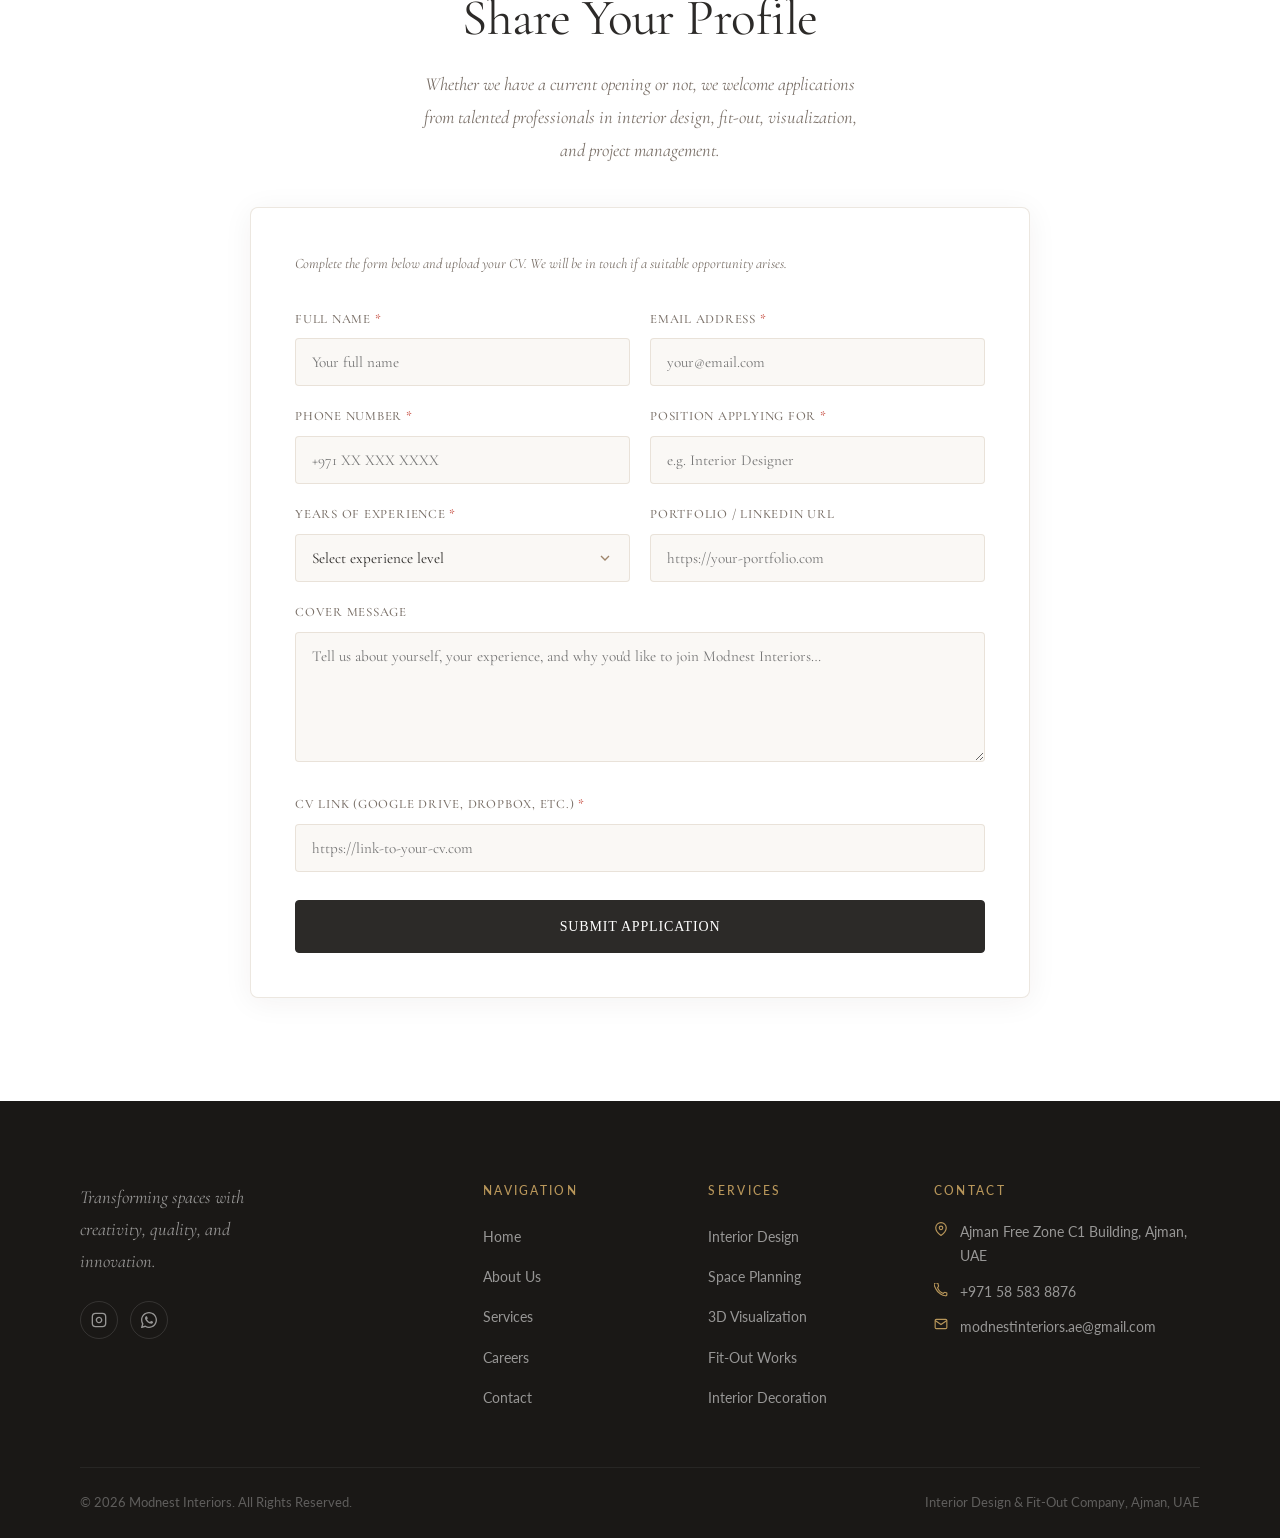
<file: careers.html>
<!DOCTYPE html>
<html lang="en">

<head>
  <meta charset="UTF-8" />
  <meta name="viewport" content="width=device-width, initial-scale=1.0" />
  <title>Careers | Modnest Interiors — Join Our Team</title>
  <meta name="description"
    content="Join the Modnest Interiors team. We are looking for talented, creative, and passionate professionals in interior design and fit-out. Explore career opportunities in Ajman, UAE." />
  <link rel="icon" type="image/png" href="assets/favicon.png" />
  <link rel="preconnect" href="https://fonts.googleapis.com" />
  <link rel="preconnect" href="https://fonts.gstatic.com" crossorigin />
  <link rel="stylesheet" href="css/style.css" />
</head>

<body>

  <!-- ========== HEADER ========== -->
  <header class="site-header scrolled" role="banner">
    <div class="container">
      <div class="header-inner">
        <a href="index.html" class="logo-link" aria-label="Modnest Interiors Home">
          <img src="assets/logo.png" alt="Modnest Interiors Logo" class="logo-img" />
        </a>
        <nav class="nav-links" role="navigation" aria-label="Primary navigation">
          <a href="index.html" class="nav-link">Home</a>
          <a href="about.html" class="nav-link">About</a>
          <a href="services.html" class="nav-link">Services</a>
          <a href="careers.html" class="nav-link active">Careers</a>
          <a href="contact.html" class="nav-link">Contact</a>
        </nav>
        <a href="contact.html" class="btn-cta">Get a Consultation</a>
        <button class="hamburger" aria-label="Open navigation menu" aria-expanded="false" aria-controls="mobile-nav">
          <span></span><span></span><span></span>
        </button>
      </div>
    </div>
  </header>

  <nav class="mobile-nav" id="mobile-nav" role="navigation" aria-label="Mobile navigation">
    <div class="mobile-logo"><img src="assets/logo.png" alt="Modnest Interiors Logo" /></div>
    <a href="index.html" class="nav-link">Home</a>
    <a href="about.html" class="nav-link">About</a>
    <a href="services.html" class="nav-link">Services</a>
    <a href="careers.html" class="nav-link">Careers</a>
    <a href="contact.html" class="nav-link">Contact</a>
    <a href="contact.html" class="btn-cta">Get a Consultation</a>
  </nav>

  <main>
    <!-- ========== PAGE HERO ========== -->
    <section class="page-hero" aria-labelledby="careers-page-title">
      <div class="container">
        <span class="page-hero-label">Join Our Team</span>
        <h1 class="page-hero-title" id="careers-page-title">Build Your Future With Modnest Interiors</h1>
        <p class="page-hero-subtitle">We are always interested in connecting with talented, creative, and passionate
          professionals who share our commitment to design excellence, quality, and innovation.</p>
      </div>
    </section>

    <!-- ========== WHY JOIN US ========== -->
    <section class="careers-page" aria-labelledby="why-join-heading">
      <div class="container">
        <div class="text-center">
          <span class="section-label">Work With Us</span>
          <h2 class="section-title" id="why-join-heading">Why Join Modnest Interiors?</h2>
          <p class="section-subtitle">Be part of a growing company where creative talent meets professional expertise
            and every project makes a real difference.</p>
        </div>
        <div class="why-join-grid">

          <div class="why-join-item reveal reveal-delay-1">
            <div class="wj-icon" aria-hidden="true">
              <svg width="20" height="20" viewBox="0 0 24 24" fill="none" stroke="currentColor" stroke-width="1.5">
                <path
                  d="M12 2l3.09 6.26L22 9.27l-5 4.87 1.18 6.88L12 17.77l-6.18 3.25L7 14.14 2 9.27l6.91-1.01L12 2z" />
              </svg>
            </div>
            <h3 class="wj-title">Creative Environment</h3>
            <p class="wj-desc">Work in a design-focused environment that encourages creativity, fresh thinking, and
              innovative approaches to interior design and fit-out.</p>
          </div>

          <div class="why-join-item reveal reveal-delay-2">
            <div class="wj-icon" aria-hidden="true">
              <svg width="20" height="20" viewBox="0 0 24 24" fill="none" stroke="currentColor" stroke-width="1.5">
                <path d="M3 9l9-7 9 7v11a2 2 0 01-2 2H5a2 2 0 01-2-2z" />
                <polyline points="9 22 9 12 15 12 15 22" />
              </svg>
            </div>
            <h3 class="wj-title">Diverse Project Exposure</h3>
            <p class="wj-desc">Gain hands-on experience across residential, commercial, and hospitality interior design
              and fit-out projects in the UAE.</p>
          </div>

          <div class="why-join-item reveal reveal-delay-3">
            <div class="wj-icon" aria-hidden="true">
              <svg width="20" height="20" viewBox="0 0 24 24" fill="none" stroke="currentColor" stroke-width="1.5">
                <polyline points="22 12 18 12 15 21 9 3 6 12 2 12" />
              </svg>
            </div>
            <h3 class="wj-title">Professional Growth</h3>
            <p class="wj-desc">Develop your skills and advance your career in a professional environment backed by our
              industry expertise team.</p>
          </div>

          <div class="why-join-item reveal reveal-delay-4">
            <div class="wj-icon" aria-hidden="true">
              <svg width="20" height="20" viewBox="0 0 24 24" fill="none" stroke="currentColor" stroke-width="1.5">
                <path d="M17 21v-2a4 4 0 00-4-4H5a4 4 0 00-4 4v2" />
                <circle cx="9" cy="7" r="4" />
                <path d="M23 21v-2a4 4 0 00-3-3.87" />
                <path d="M16 3.13a4 4 0 010 7.75" />
              </svg>
            </div>
            <h3 class="wj-title">Collaborative Culture</h3>
            <p class="wj-desc">Work alongside skilled designers, engineers, and project managers in a collaborative,
              supportive team environment.</p>
          </div>

          <div class="why-join-item reveal reveal-delay-5">
            <div class="wj-icon" aria-hidden="true">
              <svg width="20" height="20" viewBox="0 0 24 24" fill="none" stroke="currentColor" stroke-width="1.5">
                <circle cx="12" cy="12" r="10" />
                <polyline points="12 6 12 12 16 14" />
              </svg>
            </div>
            <h3 class="wj-title">Meaningful Work</h3>
            <p class="wj-desc">Contribute to projects that truly transform spaces and have a lasting positive impact on
              the way people live, work, and experience their environments.</p>
          </div>

        </div>
      </div>
    </section>

    <!-- ========== APPLICATION FORM ========== -->
    <section class="application-section" id="apply" aria-labelledby="apply-heading">
      <div class="container">
        <div style="max-width:780px;margin-inline:auto;">
          <div class="text-center" style="margin-bottom:2.5rem;">
            <span class="section-label">Apply Now</span>
            <h2 class="section-title" id="apply-heading">Share Your Profile</h2>
            <p class="section-subtitle">Whether we have a current opening or not, we welcome applications from talented
              professionals in interior design, fit-out, visualization, and project management.</p>
          </div>
          <div class="form-card reveal">
            <div class="form-content">
              <p class="form-subtitle">Complete the form below and upload your CV. We will be in touch if a suitable
                opportunity arises.</p>
              <form class="application-form" id="application-form" action="https://formspree.io/f/maeygelo" method="POST" novalidate>

                <div class="form-row">
                  <div class="form-group">
                    <label for="app-name">Full Name <span style="color:#C0392B" aria-hidden="true">*</span></label>
                    <input type="text" id="app-name" name="fullName" placeholder="Your full name" required
                      autocomplete="name" />
                    <span class="form-error" role="alert"></span>
                  </div>
                  <div class="form-group">
                    <label for="app-email">Email Address <span style="color:#C0392B" aria-hidden="true">*</span></label>
                    <input type="email" id="app-email" name="email" placeholder="your@email.com" required
                      autocomplete="email" />
                    <span class="form-error" role="alert"></span>
                  </div>
                </div>

                <div class="form-row">
                  <div class="form-group">
                    <label for="app-phone">Phone Number <span style="color:#C0392B" aria-hidden="true" style="font-family: 'Times New Roman', Times, serif;">*</span></label>
                    <input type="tel" id="app-phone" name="phone" placeholder="+971 XX XXX XXXX" required
                      autocomplete="tel" />
                    <span class="form-error" role="alert"></span>
                  </div>
                  <div class="form-group">
                    <label for="app-position">Position Applying For <span style="color:#C0392B"
                        aria-hidden="true">*</span></label>
                    <input type="text" id="app-position" name="position" placeholder="e.g. Interior Designer"
                      required />
                    <span class="form-error" role="alert"></span>
                  </div>
                </div>

                <div class="form-row">
                  <div class="form-group">
                    <label for="app-experience">Years of Experience <span style="color:#C0392B"
                        aria-hidden="true">*</span></label>
                    <select id="app-experience" name="experience" required>
                      <option value="" disabled selected>Select experience level</option>
                      <option value="0-1">0–1 year</option>
                      <option value="1-3">1–3 years</option>
                      <option value="3-5">3–5 years</option>
                      <option value="5-10">5–10 years</option>
                      <option value="10+">10+ years</option>
                    </select>
                    <span class="form-error" role="alert"></span>
                  </div>
                  <div class="form-group">
                    <label for="app-portfolio">Portfolio / LinkedIn URL</label>
                    <input type="url" id="app-portfolio" name="portfolio" placeholder="https://your-portfolio.com"
                      autocomplete="url" />
                    <span class="form-error" role="alert"></span>
                  </div>
                </div>

                <div class="form-group">
                  <label for="app-message">Cover Message</label>
                  <textarea id="app-message" name="message"
                    placeholder="Tell us about yourself, your experience, and why you'd like to join Modnest Interiors…"
                    rows="5"></textarea>
                  <span class="form-error" role="alert"></span>
                </div>

                <div class="form-group">
                  <label for="app-cv-link">CV Link (Google Drive, Dropbox, etc.) <span style="color:#C0392B" aria-hidden="true">*</span></label>
                  <input type="url" id="app-cv-link" name="cv_link" placeholder="https://link-to-your-cv.com" required autocomplete="url" />
                  <span class="form-error" role="alert"></span>
                </div>

                <button type="submit" class="btn btn-primary btn-lg"
                  style="width:100%;justify-content:center;margin-top:0.5rem;font-family: 'Times New Roman', Times, serif;" id="submit-application">
                  Submit Application
                </button>
              </form>
            </div>
            <div class="form-success" role="alert">
              <div class="success-icon" aria-hidden="true">
                <svg width="28" height="28" viewBox="0 0 24 24" fill="none" stroke="var(--gold)" stroke-width="2">
                  <polyline points="20 6 9 17 4 12" />
                </svg>
              </div>
              <h3 class="success-title">Application Received</h3>
              <p class="success-text">Thank you for your interest in joining Modnest Interiors. We have received your
                application and will be in touch if a suitable opportunity arises. We appreciate you taking the time to
                share your profile with us.</p>
            </div>
          </div>
        </div>
      </div>
    </section>

  </main>

  <!-- ========== FOOTER ========== -->
  <footer class="site-footer" role="contentinfo">
    <div class="container">
      <div class="footer-grid">
        <div class="footer-brand">
          <!-- <img src="assets/footer-logo.png" alt="Modnest Interiors Logo" class="logo-footer" /> -->
          <p>Transforming spaces with creativity, quality, and innovation.</p>
          <div class="social-links">
            <a href="https://www.instagram.com/modnestinteriors_ae?igsi=MWZ4bWphNGYyOWVhaw==&utm_source=ig_contact_invite"
              class="social-link" target="_blank" rel="noopener noreferrer" aria-label="Instagram"><svg width="16"
                height="16" viewBox="0 0 24 24" fill="none" stroke="currentColor" stroke-width="2" aria-hidden="true">
                <rect x="2" y="2" width="20" height="20" rx="5" ry="5" />
                <path d="M16 11.37A4 4 0 1112.63 8 4 4 0 0116 11.37z" />
                <line x1="17.5" y1="6.5" x2="17.51" y2="6.5" />
              </svg></a>
            <a href="https://wa.me/message/Y6HI7CH6TFZ4J1" class="social-link" target="_blank" rel="noopener noreferrer"
              aria-label="WhatsApp"><svg width="16" height="16" viewBox="0 0 24 24" fill="currentColor"
                aria-hidden="true">
                <path
                  d="M17.472 14.382c-.297-.149-1.758-.867-2.03-.967-.273-.099-.471-.148-.67.15-.197.297-.767.966-.94 1.164-.173.199-.347.223-.644.075-.297-.15-1.255-.463-2.39-1.475-.883-.788-1.48-1.761-1.653-2.059-.173-.297-.018-.458.13-.606.134-.133.298-.347.446-.52.149-.174.198-.298.298-.497.099-.198.05-.371-.025-.52-.075-.149-.669-1.612-.916-2.207-.242-.579-.487-.5-.669-.51-.173-.008-.371-.01-.57-.01-.198 0-.52.074-.792.372-.272.297-1.04 1.016-1.04 2.479 0 1.462 1.065 2.875 1.213 3.074.149.198 2.096 3.2 5.077 4.487.709.306 1.262.489 1.694.625.712.227 1.36.195 1.871.118.571-.085 1.758-.719 2.006-1.413.248-.694.248-1.289.173-1.413-.074-.124-.272-.198-.57-.347z" />
                <path
                  d="M12 0C5.374 0 0 5.373 0 12c0 2.117.549 4.1 1.504 5.823L.057 23.196a.75.75 0 00.919.92l5.454-1.429A11.95 11.95 0 0012 24c6.627 0 12-5.373 12-12S18.627 0 12 0zm0 22c-1.885 0-3.645-.52-5.155-1.42l-.358-.214-3.731.977.995-3.643-.231-.373A9.975 9.975 0 012 12C2 6.477 6.477 2 12 2s10 4.477 10 10-4.477 10-10 10z" />
              </svg></a>
          </div>
        </div>
        <div>
          <p class="footer-heading">Navigation</p>
          <ul class="footer-links">
            <li><a href="index.html">Home</a></li>
            <li><a href="about.html">About Us</a></li>
            <li><a href="services.html">Services</a></li>
            <li><a href="careers.html">Careers</a></li>
            <li><a href="contact.html">Contact</a></li>
          </ul>
        </div>
        <div>
          <p class="footer-heading">Services</p>
          <ul class="footer-links">
            <li><a href="services.html">Interior Design</a></li>
            <li><a href="services.html">Space Planning</a></li>
            <li><a href="services.html">3D Visualization</a></li>
            <li><a href="services.html">Fit-Out Works</a></li>
            <li><a href="services.html">Interior Decoration</a></li>
          </ul>
        </div>
        <div>
          <p class="footer-heading">Contact</p>
          <ul class="footer-contact">
            <li><svg width="14" height="14" viewBox="0 0 24 24" fill="none" stroke="currentColor" stroke-width="2"
                aria-hidden="true">
                <path d="M21 10c0 7-9 13-9 13s-9-6-9-13a9 9 0 0118 0z" />
                <circle cx="12" cy="10" r="3" />
              </svg><span><a href="https://maps.app.goo.gl/tvVFLCNuquipzgvr7?g_st=ac">Ajman Free Zone C1 Building, Ajman, UAE</span></li>
            <li><svg width="14" height="14" viewBox="0 0 24 24" fill="none" stroke="currentColor" stroke-width="2"
                aria-hidden="true">
                <path
                  d="M22 16.92v3a2 2 0 01-2.18 2 19.79 19.79 0 01-8.63-3.07A19.5 19.5 0 013.07 9.81 19.79 19.79 0 01.01 1.18 2 2 0 012 0h3a2 2 0 012 1.72c.13.96.36 1.9.7 2.81a2 2 0 01-.45 2.11L6.09 7.91A16 16 0 0016.09 17.9l1.27-1.27a2 2 0 012.11-.45c.91.34 1.85.57 2.81.7A2 2 0 0122 16.92z" />
              </svg><span><a href="tel:+971585838876">+971 58 583 8876</a></span></li>
            <li><svg width="14" height="14" viewBox="0 0 24 24" fill="none" stroke="currentColor" stroke-width="2"
                aria-hidden="true">
                <path d="M4 4h16c1.1 0 2 .9 2 2v12c0 1.1-.9 2-2 2H4c-1.1 0-2-.9-2-2V6c0-1.1.9-2 2-2z" />
                <polyline points="22,6 12,13 2,6" />
              </svg><a href="mailto:modnestinteriors.ae@gmail.com">modnestinteriors.ae@gmail.com</a></li>
          </ul>
        </div>
      </div>
      <div class="footer-bottom">
        <p class="footer-copyright">&copy; 2026 Modnest Interiors. All Rights Reserved.</p>
        <p class="footer-copyright">Interior Design &amp; Fit-Out Company, Ajman, UAE</p>
      </div>
    </div>
  </footer>

  <!-- ========== FLOATING CONNECT BUTTON ========== -->
  <div class="fab-container">
    <div class="fab-options">
      <a href="https://wa.me/message/Y6HI7CH6TFZ4J1" class="fab-option whatsapp" target="_blank" rel="noopener noreferrer" aria-label="WhatsApp">
        <svg viewBox="0 0 24 24" fill="currentColor" aria-hidden="true">
          <path d="M17.472 14.382c-.297-.149-1.758-.867-2.03-.967-.273-.099-.471-.148-.67.15-.197.297-.767.966-.94 1.164-.173.199-.347.223-.644.075-.297-.15-1.255-.463-2.39-1.475-.883-.788-1.48-1.761-1.653-2.059-.173-.297-.018-.458.13-.606.134-.133.298-.347.446-.52.149-.174.198-.298.298-.497.099-.198.05-.371-.025-.52-.075-.149-.669-1.612-.916-2.207-.242-.579-.487-.5-.669-.51-.173-.008-.371-.01-.57-.01-.198 0-.52.074-.792.372-.272.297-1.04 1.016-1.04 2.479 0 1.462 1.065 2.875 1.213 3.074.149.198 2.096 3.2 5.077 4.487.709.306 1.262.489 1.694.625.712.227 1.36.195 1.871.118.571-.085 1.758-.719 2.006-1.413.248-.694.248-1.289.173-1.413-.074-.124-.272-.198-.57-.347z"/>
          <path d="M12 0C5.374 0 0 5.373 0 12c0 2.117.549 4.1 1.504 5.823L.057 23.196a.75.75 0 00.919.92l5.454-1.429A11.95 11.95 0 0012 24c6.627 0 12-5.373 12-12S18.627 0 12 0zm0 22c-1.885 0-3.645-.52-5.155-1.42l-.358-.214-3.731.977.995-3.643-.231-.373A9.975 9.975 0 012 12C2 6.477 6.477 2 12 2s10 4.477 10 10-4.477 10-10 10z"/>
        </svg>
      </a>
      <a href="https://www.instagram.com/modnestinteriors_ae?igsi=MWZ4bWphNGYyOWVhaw==&utm_source=ig_contact_invite" class="fab-option instagram" target="_blank" rel="noopener noreferrer" aria-label="Instagram">
        <svg viewBox="0 0 24 24" fill="currentColor" aria-hidden="true">
          <path d="M12 2.163c3.204 0 3.584.012 4.85.07 3.252.148 4.771 1.691 4.919 4.919.058 1.265.069 1.645.069 4.849 0 3.205-.012 3.584-.069 4.849-.149 3.225-1.664 4.771-4.919 4.919-1.266.058-1.644.07-4.85.07-3.204 0-3.584-.012-4.849-.07-3.26-.149-4.771-1.699-4.919-4.92-.058-1.265-.07-1.644-.07-4.849 0-3.204.013-3.583.07-4.849.149-3.227 1.664-4.771 4.919-4.919 1.266-.057 1.645-.069 4.849-.069zM12 0C8.741 0 8.333.014 7.053.072 2.695.272.273 2.69.073 7.052.014 8.333 0 8.741 0 12c0 3.259.014 3.668.072 4.948.2 4.358 2.618 6.78 6.98 6.98C8.333 23.986 8.741 24 12 24c3.259 0 3.668-.014 4.948-.072 4.354-.2 6.782-2.618 6.979-6.98.059-1.28.073-1.689.073-4.948 0-3.259-.014-3.667-.072-4.947-.196-4.354-2.617-6.78-6.979-6.98C15.668.014 15.259 0 12 0zm0 5.838a6.162 6.162 0 100 12.324 6.162 6.162 0 000-12.324zM12 16a4 4 0 110-8 4 4 0 010 8zm6.406-11.845a1.44 1.44 0 100 2.881 1.44 1.44 0 000-2.881z"/>
        </svg>
      </a>
      <a href="contact.html" class="fab-option contact" aria-label="Contact Us">
        <svg viewBox="0 0 24 24" fill="currentColor" aria-hidden="true">
          <path d="M20 4H4c-1.1 0-2 .9-2 2v12c0 1.1.9 2 2 2h16c1.1 0 2-.9 2-2V6c0-1.1-.9-2-2-2zm-8 2c1.66 0 3 1.34 3 3s-1.34 3-3 3-3-1.34-3-3 1.34-3 3-3zm6 12H6v-1c0-2 4-3.1 6-3.1s6 1.1 6 3.1v1z"/>
        </svg>
      </a>
    </div>
    <button class="fab-main" id="fab-main" aria-label="Connect Us">
      <svg class="icon-connect" viewBox="0 0 24 24" fill="currentColor" aria-hidden="true">
        <path d="M12 2C6.477 2 2 5.582 2 10c0 2.535 1.458 4.792 3.738 6.222.185.792-.128 2.222-1.373 3.328 0 0 2.879.168 5.176-1.464A11.758 11.758 0 0 0 12 18c5.523 0 10-3.582 10-8s-4.477-8-10-8zm-3 9a1.5 1.5 0 1 1 0-3 1.5 1.5 0 0 1 0 3zm3 0a1.5 1.5 0 1 1 0-3 1.5 1.5 0 0 1 0 3zm3 0a1.5 1.5 0 1 1 0-3 1.5 1.5 0 0 1 0 3z"/>
      </svg>
      <svg class="icon-close" viewBox="0 0 24 24" fill="currentColor" aria-hidden="true">
        <path d="M19 6.41L17.59 5 12 10.59 6.41 5 5 6.41 10.59 12 5 17.59 6.41 19 12 13.41 17.59 19 19 17.59 13.41 12z"/>
      </svg>
    </button>
  </div>

  <script src="js/main.js" defer></script>
</body>

</html>
</file>
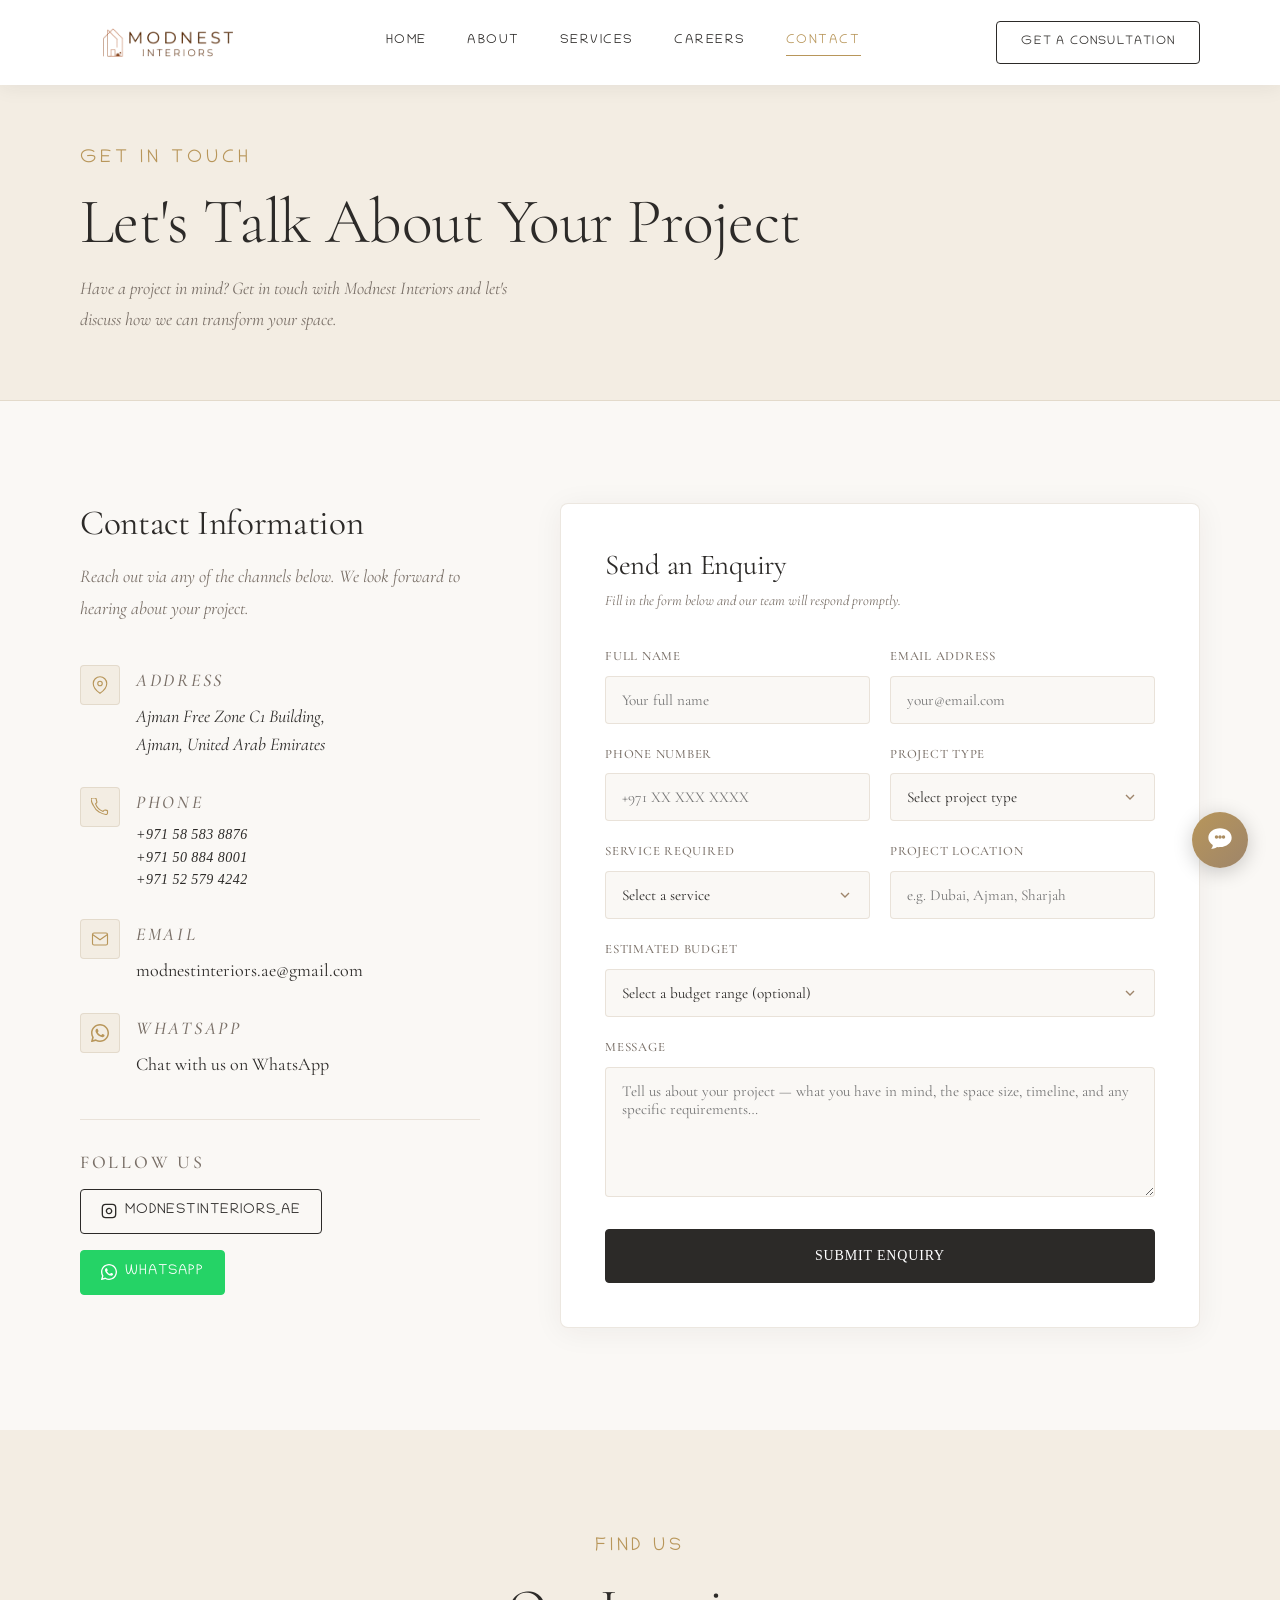
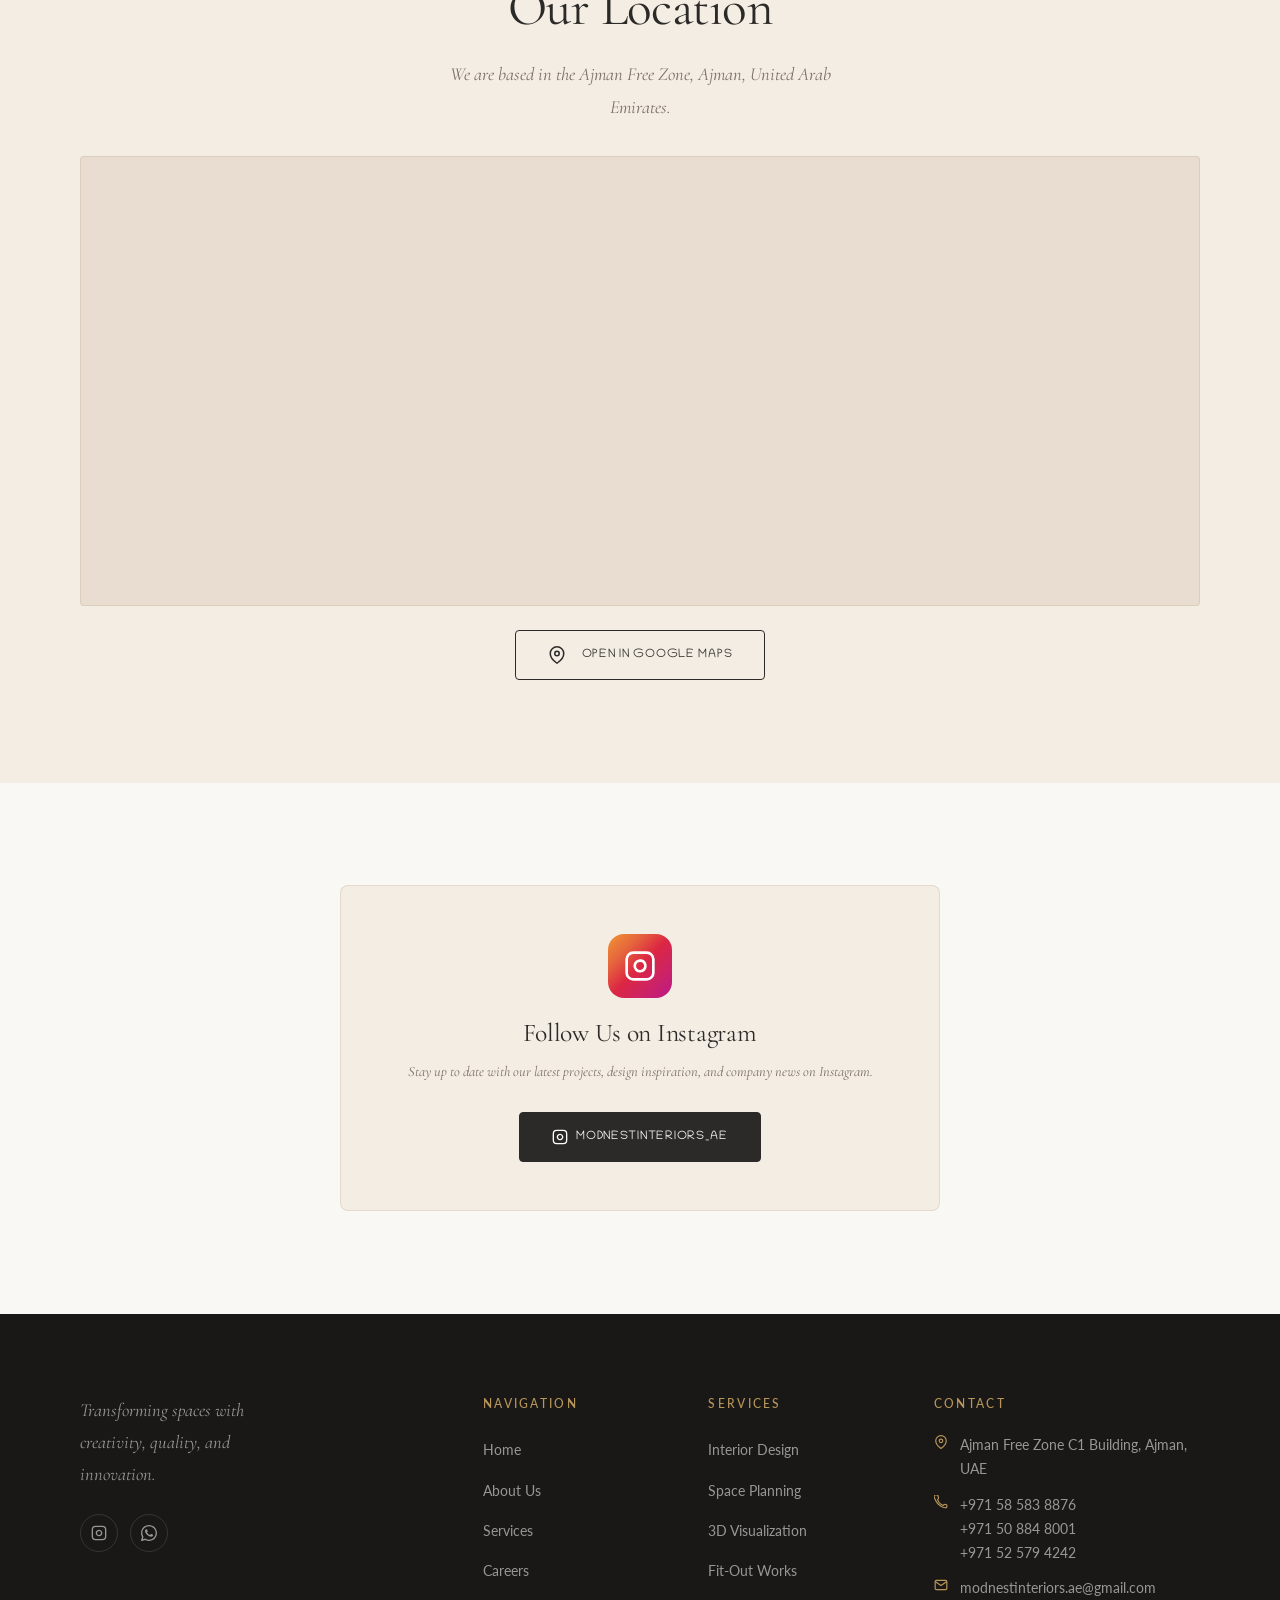
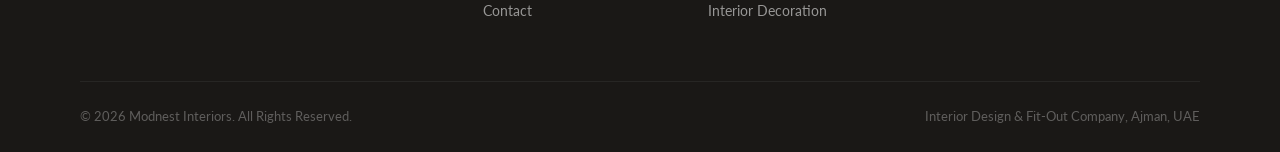
<file: contact.html>
<!DOCTYPE html>
<html lang="en">

<head>
  <meta charset="UTF-8" />
  <meta name="viewport" content="width=device-width, initial-scale=1.0" />
  <title>Contact | Modnest Interiors — Interior Design UAE</title>
  <meta name="description"
    content="Get in touch with Modnest Interiors. Contact our team to discuss your interior design or fit-out project in the UAE. Based in Ajman Free Zone." />
  <link rel="icon" type="image/png" href="assets/favicon.png" />
  <link rel="preconnect" href="https://fonts.googleapis.com" />
  <link rel="preconnect" href="https://fonts.gstatic.com" crossorigin />
  <link rel="stylesheet" href="css/style.css" />
  <style>
    /* Contact page specific styles */
    .contact-hero-img {
      position: relative;
      height: 320px;
      overflow: hidden;
      margin-bottom: 0;
    }

    .contact-hero-img img {
      width: 100%;
      height: 100%;
      object-fit: cover;
    }

    .contact-hero-img::after {
      content: '';
      position: absolute;
      inset: 0;
      background: linear-gradient(to bottom, rgba(26, 24, 22, 0.35), rgba(26, 24, 22, 0.15));
    }

    .insta-section-contact {
      padding-block: var(--section-py);
      background: var(--bg);
    }

    .insta-cta-box {
      background: var(--cream);
      border: 1px solid var(--border);
      border-radius: var(--radius-md);
      padding: 3rem;
      text-align: center;
      max-width: 600px;
      margin-inline: auto;
    }

    .insta-icon-large {
      width: 64px;
      height: 64px;
      background: linear-gradient(135deg, #f09433 0%, #e6683c 25%, #dc2743 50%, #cc2366 75%, #bc1888 100%);
      border-radius: 16px;
      display: flex;
      align-items: center;
      justify-content: center;
      margin-inline: auto;
      margin-bottom: 1.25rem;
    }

    .map-section {
      background: var(--cream);
      padding-block: var(--section-py);
    }

    .map-container {
      width: 100%;
      height: 350px;
      border-radius: var(--radius-sm);
      overflow: hidden;
      margin-top: 2rem;
      border: 1px solid var(--border);
      background: var(--beige);
    }

    @media (min-width: 768px) {
      .map-container {
        height: 450px;
      }
    }

    .map-container iframe {
      width: 100%;
      height: 100%;
      border: 0;
      display: block;
    }

    .map-actions {
      display: flex;
      justify-content: center;
      margin-top: 1.5rem;
    }
  </style>
</head>

<body>

  <!-- ========== HEADER ========== -->
  <header class="site-header scrolled" role="banner">
    <div class="container">
      <div class="header-inner">
        <a href="index.html" class="logo-link" aria-label="Modnest Interiors Home">
          <img src="assets/logo.png" alt="Modnest Interiors Logo" class="logo-img" />
        </a>
        <nav class="nav-links" role="navigation" aria-label="Primary navigation">
          <a href="index.html" class="nav-link">Home</a>
          <a href="about.html" class="nav-link">About</a>
          <a href="services.html" class="nav-link">Services</a>
          <a href="careers.html" class="nav-link">Careers</a>
          <a href="contact.html" class="nav-link active">Contact</a>
        </nav>
        <a href="contact.html" class="btn-cta">Get a Consultation</a>
        <button class="hamburger" aria-label="Open navigation menu" aria-expanded="false" aria-controls="mobile-nav">
          <span></span><span></span><span></span>
        </button>
      </div>
    </div>
  </header>

  <nav class="mobile-nav" id="mobile-nav" role="navigation" aria-label="Mobile navigation">
    <div class="mobile-logo"><img src="assets/logo.png" alt="Modnest Interiors Logo" /></div>
    <a href="index.html" class="nav-link">Home</a>
    <a href="about.html" class="nav-link">About</a>
    <a href="services.html" class="nav-link">Services</a>
    <a href="careers.html" class="nav-link">Careers</a>
    <a href="contact.html" class="nav-link">Contact</a>
    <a href="contact.html" class="btn-cta">Get a Consultation</a>
  </nav>

  <main>
    <!-- ========== PAGE HERO ========== -->
    <section class="page-hero" aria-labelledby="contact-page-title">
      <div class="container">
        <span class="page-hero-label">Get In Touch</span>
        <h1 class="page-hero-title" id="contact-page-title">Let's Talk About Your Project</h1>
        <p class="page-hero-subtitle">Have a project in mind? Get in touch with Modnest Interiors and let's discuss how
          we can transform your space.</p>
      </div>
    </section>

    <!-- ========== CONTACT SECTION ========== -->
    <section class="contact-page" aria-labelledby="contact-section-heading">
      <div class="container">
        <div class="contact-grid">

          <!-- LEFT: Contact Info -->
          <div class="contact-info reveal-left">
            <h2 id="contact-section-heading">Contact Information</h2>
            <p>Reach out via any of the channels below. We look forward to hearing about your project.</p>

            <div class="contact-detail">
              <div class="contact-detail-icon" aria-hidden="true">
                <svg width="18" height="18" viewBox="0 0 24 24" fill="none" stroke="currentColor" stroke-width="1.5">
                  <path d="M21 10c0 7-9 13-9 13s-9-6-9-13a9 9 0 0118 0z" />
                  <circle cx="12" cy="10" r="3" />
                </svg>
              </div>
              <div>
                <p class="contact-detail-label">Address</p>
                <p class="contact-detail-value"><a href="https://maps.app.goo.gl/tvVFLCNuquipzgvr7?g_st=ac">Ajman Free Zone C1 Building,<br />Ajman, United Arab Emirates</a></p>
              </div>
            </div>

            <div class="contact-detail">
              <div class="contact-detail-icon" aria-hidden="true">
                <svg width="18" height="18" viewBox="0 0 24 24" fill="none" stroke="currentColor" stroke-width="1.5">
                  <path
                    d="M22 16.92v3a2 2 0 01-2.18 2 19.79 19.79 0 01-8.63-3.07A19.5 19.5 0 013.07 9.81 19.79 19.79 0 01.01 1.18 2 2 0 012 0h3a2 2 0 012 1.72c.13.96.36 1.9.7 2.81a2 2 0 01-.45 2.11L6.09 7.91A16 16 0 0016.09 17.9l1.27-1.27a2 2 0 012.11-.45c.91.34 1.85.57 2.81.7A2 2 0 0122 16.92z" />
                </svg>
              </div>
              <div>
                <p class="contact-detail-label">Phone</p>
                <div class="contact-detail-value">
                  <a href="tel:+971585838876" class="contact-phone-link">+971 58 583 8876</a>
                  <a href="tel:+971508848001" class="contact-phone-link">+971 50 884 8001</a>
                  <a href="tel:+971525794242" class="contact-phone-link">+971 52 579 4242</a>
                </div>
              </div>
            </div>

            <div class="contact-detail">
              <div class="contact-detail-icon" aria-hidden="true">
                <svg width="18" height="18" viewBox="0 0 24 24" fill="none" stroke="currentColor" stroke-width="1.5">
                  <path d="M4 4h16c1.1 0 2 .9 2 2v12c0 1.1-.9 2-2 2H4c-1.1 0-2-.9-2-2V6c0-1.1.9-2 2-2z" />
                  <polyline points="22,6 12,13 2,6" />
                </svg>
              </div>
              <div>
                <p class="contact-detail-label">Email</p>
                <div class="contact-detail-value">
                  <a href="mailto:modnestinteriors.ae@gmail.com">modnestinteriors.ae@gmail.com</a>
                </div>
              </div>
            </div>

            <div class="contact-detail">
              <div class="contact-detail-icon" aria-hidden="true">
                <svg width="18" height="18" viewBox="0 0 24 24" fill="currentColor" aria-hidden="true">
                  <path
                    d="M17.472 14.382c-.297-.149-1.758-.867-2.03-.967-.273-.099-.471-.148-.67.15-.197.297-.767.966-.94 1.164-.173.199-.347.223-.644.075-.297-.15-1.255-.463-2.39-1.475-.883-.788-1.48-1.761-1.653-2.059-.173-.297-.018-.458.13-.606.134-.133.298-.347.446-.52.149-.174.198-.298.298-.497.099-.198.05-.371-.025-.52-.075-.149-.669-1.612-.916-2.207-.242-.579-.487-.5-.669-.51-.173-.008-.371-.01-.57-.01-.198 0-.52.074-.792.372-.272.297-1.04 1.016-1.04 2.479 0 1.462 1.065 2.875 1.213 3.074.149.198 2.096 3.2 5.077 4.487.709.306 1.262.489 1.694.625.712.227 1.36.195 1.871.118.571-.085 1.758-.719 2.006-1.413.248-.694.248-1.289.173-1.413-.074-.124-.272-.198-.57-.347z" />
                  <path
                    d="M12 0C5.374 0 0 5.373 0 12c0 2.117.549 4.1 1.504 5.823L.057 23.196a.75.75 0 00.919.92l5.454-1.429A11.95 11.95 0 0012 24c6.627 0 12-5.373 12-12S18.627 0 12 0zm0 22c-1.885 0-3.645-.52-5.155-1.42l-.358-.214-3.731.977.995-3.643-.231-.373A9.975 9.975 0 012 12C2 6.477 6.477 2 12 2s10 4.477 10 10-4.477 10-10 10z" />
                </svg>
              </div>
              <div>
                <p class="contact-detail-label">WhatsApp</p>
                <div class="contact-detail-value">
                  <a href="https://wa.me/message/Y6HI7CH6TFZ4J1" target="_blank" rel="noopener noreferrer">Chat with us
                    on WhatsApp</a>
                </div>
              </div>
            </div>

            <div class="contact-social">
              <h4>Follow Us</h4>
              <div style="display:flex;gap:1rem;align-items:center;flex-wrap:wrap;">
                <a href="https://www.instagram.com/modnestinteriors_ae?igsi=MWZ4bWphNGYyOWVhaw==&utm_source=ig_contact_invite"
                  target="_blank" rel="noopener noreferrer" class="btn btn-outline btn-sm" style="gap:0.5rem;"
                  aria-label="Follow Modnest Interiors on Instagram">
                  <svg width="16" height="16" viewBox="0 0 24 24" fill="none" stroke="currentColor" stroke-width="2"
                    aria-hidden="true">
                    <rect x="2" y="2" width="20" height="20" rx="5" ry="5" />
                    <path d="M16 11.37A4 4 0 1112.63 8 4 4 0 0116 11.37z" />
                    <line x1="17.5" y1="6.5" x2="17.51" y2="6.5" />
                  </svg>
                  modnestinteriors_ae
                </a>
                <a href="https://wa.me/message/Y6HI7CH6TFZ4J1" target="_blank" rel="noopener noreferrer"
                  class="btn btn-whatsapp btn-sm" style="gap:0.5rem;" aria-label="Chat on WhatsApp">
                  <svg width="16" height="16" viewBox="0 0 24 24" fill="currentColor" aria-hidden="true">
                    <path
                      d="M17.472 14.382c-.297-.149-1.758-.867-2.03-.967-.273-.099-.471-.148-.67.15-.197.297-.767.966-.94 1.164-.173.199-.347.223-.644.075-.297-.15-1.255-.463-2.39-1.475-.883-.788-1.48-1.761-1.653-2.059-.173-.297-.018-.458.13-.606.134-.133.298-.347.446-.52.149-.174.198-.298.298-.497.099-.198.05-.371-.025-.52-.075-.149-.669-1.612-.916-2.207-.242-.579-.487-.5-.669-.51-.173-.008-.371-.01-.57-.01-.198 0-.52.074-.792.372-.272.297-1.04 1.016-1.04 2.479 0 1.462 1.065 2.875 1.213 3.074.149.198 2.096 3.2 5.077 4.487.709.306 1.262.489 1.694.625.712.227 1.36.195 1.871.118.571-.085 1.758-.719 2.006-1.413.248-.694.248-1.289.173-1.413-.074-.124-.272-.198-.57-.347z" />
                    <path
                      d="M12 0C5.374 0 0 5.373 0 12c0 2.117.549 4.1 1.504 5.823L.057 23.196a.75.75 0 00.919.92l5.454-1.429A11.95 11.95 0 0012 24c6.627 0 12-5.373 12-12S18.627 0 12 0zm0 22c-1.885 0-3.645-.52-5.155-1.42l-.358-.214-3.731.977.995-3.643-.231-.373A9.975 9.975 0 012 12C2 6.477 6.477 2 12 2s10 4.477 10 10-4.477 10-10 10z" />
                  </svg>
                  WhatsApp
                </a>
              </div>
            </div>
          </div>

          <!-- RIGHT: Enquiry Form -->
          <div class="reveal-right">
            <div class="form-card">
              <div class="form-content">
                <h3 class="form-title">Send an Enquiry</h3>
                <p class="form-subtitle">Fill in the form below and our team will respond promptly.</p>
                <form class="enquiry-form" id="enquiry-form" novalidate>

                  <div class="form-row">
                    <div class="form-group">
                      <label for="contact-name">Full Name</label>
                      <input type="text" id="contact-name" name="fullName" placeholder="Your full name"
                        autocomplete="name" />
                      <span class="form-error" role="alert"></span>
                    </div>
                    <div class="form-group">
                      <label for="contact-email">Email Address</label>
                      <input type="email" id="contact-email" name="email" placeholder="your@email.com"
                        autocomplete="email" />
                      <span class="form-error" role="alert"></span>
                    </div>
                  </div>

                  <div class="form-row">
                    <div class="form-group">
                      <label for="contact-phone">Phone Number</label>
                      <input type="tel" id="contact-phone" name="phone" placeholder="+971 XX XXX XXXX"
                        autocomplete="tel" />
                      <span class="form-error" role="alert"></span>
                    </div>
                    <div class="form-group">
                      <label for="contact-project-type">Project Type</label>
                      <select id="contact-project-type" name="projectType">
                        <option value="" selected>Select project type</option>
                        <option value="Residential">Residential</option>
                        <option value="Commercial">Commercial</option>
                        <option value="Hospitality">Hospitality</option>
                        <option value="Other">Other</option>
                      </select>
                      <span class="form-error" role="alert"></span>
                    </div>
                  </div>

                  <div class="form-row">
                    <div class="form-group">
                      <label for="contact-service">Service Required</label>
                      <select id="contact-service" name="service">
                        <option value="" selected>Select a service</option>
                        <option value="Interior Design">Interior Design</option>
                        <option value="Space Planning">Space Planning</option>
                        <option value="3D Visualization">3D Visualization</option>
                        <option value="Fit-Out Works">Fit-Out Works</option>
                        <option value="Interior Decoration">Interior Decoration</option>
                        <option value="Complete Space Transformation">Complete Space Transformation</option>
                        <option value="Other">Other</option>
                      </select>
                      <span class="form-error" role="alert"></span>
                    </div>
                    <div class="form-group">
                      <label for="contact-location">Project Location</label>
                      <input type="text" id="contact-location" name="location"
                        placeholder="e.g. Dubai, Ajman, Sharjah" />
                      <span class="form-error" role="alert"></span>
                    </div>
                  </div>

                  <div class="form-group">
                    <label for="contact-budget">Estimated Budget</label>
                    <select id="contact-budget" name="budget">
                      <option value="" disabled selected>Select a budget range (optional)</option>
                      <option value="Under AED 50,000">Under AED 50,000</option>
                      <option value="AED 50,000 – 150,000">AED 50,000 – 150,000</option>
                      <option value="AED 150,000 – 500,000">AED 150,000 – 500,000</option>
                      <option value="AED 500,000 – 1,000,000">AED 500,000 – 1,000,000</option>
                      <option value="Over AED 1,000,000">Over AED 1,000,000</option>
                      <option value="To be discussed">To be discussed</option>
                    </select>
                    <span class="form-error" role="alert"></span>
                  </div>

                  <div class="form-group">
                    <label for="contact-message">Message</label>
                    <textarea id="contact-message" name="message"
                      placeholder="Tell us about your project — what you have in mind, the space size, timeline, and any specific requirements…"
                      rows="5"></textarea>
                    <span class="form-error" role="alert"></span>
                  </div>

                  <button type="submit" class="btn btn-primary btn-lg"
                    style="width:100%;justify-content:center;font-family: 'Times New Roman', Times, serif;"
                    id="submit-enquiry">
                    Submit Enquiry
                  </button>
                </form>
              </div>
              <div class="form-success" role="alert">
                <div class="success-icon" aria-hidden="true">
                  <svg width="28" height="28" viewBox="0 0 24 24" fill="none" stroke="var(--gold)" stroke-width="2">
                    <polyline points="20 6 9 17 4 12" />
                  </svg>
                </div>
                <h3 class="success-title">Enquiry Sent Successfully</h3>
                <p class="success-text">Thank you for contacting Modnest Interiors. We have received your enquiry and
                  will get back to you shortly to discuss your project.<br /><br />In the meantime, you can reach us
                  directly via WhatsApp or phone.</p>
                <div style="margin-top:2rem;display:flex;gap:1rem;justify-content:center;flex-wrap:wrap;">
                  <a href="https://wa.me/message/Y6HI7CH6TFZ4J1" class="btn btn-whatsapp" target="_blank"
                    rel="noopener noreferrer" aria-label="Chat on WhatsApp">WhatsApp Us</a>
                  <a href="index.html" class="btn btn-outline">Back to Home</a>
                </div>
              </div>
            </div>
          </div>

        </div>
      </div>
    </section>

    <!-- ========== MAP / LOCATION ========== -->
    <section class="map-section" aria-labelledby="location-heading">
      <div class="container">
        <div class="text-center">
          <span class="section-label">Find Us</span>
          <h2 class="section-title" id="location-heading">Our Location</h2>
          <p class="section-subtitle">We are based in the Ajman Free Zone, Ajman, United Arab Emirates.</p>
        </div>
        <div class="map-container reveal">
          <iframe
            src="https://maps.google.com/maps?q=Modnest%20Interiors%20FZC,%20C1%20Building%20-%20Al%20Bustan%20-%20Ajman%20Free%20Zone%20-%20Ajman&amp;t=&amp;z=16&amp;ie=UTF8&amp;iwloc=&amp;output=embed"
            allowfullscreen="" loading="lazy" referrerpolicy="no-referrer-when-downgrade"
            title="Modnest Interiors Location Map"></iframe>
        </div>
        <div class="map-actions reveal">
          <a href="https://maps.app.goo.gl/tvVFLCNuquipzgvr7?g_st=ac" target="_blank" rel="noopener noreferrer"
            class="btn btn-outline" aria-label="Open in Google Maps">
            <svg width="18" height="18" viewBox="0 0 24 24" fill="none" stroke="currentColor" stroke-width="2"
              style="margin-right: 0.5rem; vertical-align: middle;">
              <path d="M21 10c0 7-9 13-9 13s-9-6-9-13a9 9 0 0118 0z" />
              <circle cx="12" cy="10" r="3" />
            </svg>
            <span style="vertical-align: middle;">Open in Google Maps</span>
          </a>
        </div>
      </div>
    </section>

    <!-- ========== INSTAGRAM SECTION ========== -->
    <section class="insta-section-contact" aria-labelledby="insta-heading">
      <div class="container">
        <div class="insta-cta-box reveal">
          <div class="insta-icon-large" aria-hidden="true">
            <svg width="32" height="32" viewBox="0 0 24 24" fill="none" stroke="white" stroke-width="2">
              <rect x="2" y="2" width="20" height="20" rx="5" ry="5" />
              <path d="M16 11.37A4 4 0 1112.63 8 4 4 0 0116 11.37z" />
              <line x1="17.5" y1="6.5" x2="17.51" y2="6.5" />
            </svg>
          </div>
          <h3 id="insta-heading"
            style="font-family:var(--serif);font-size:1.6rem;color:var(--charcoal);margin-bottom:0.75rem;">Follow Us on
            Instagram</h3>
          <p style="font-size:0.9rem;color:var(--text-muted);margin-bottom:1.75rem;line-height:1.7;">Stay up to date
            with our latest projects, design inspiration, and company news on Instagram.</p>
          <a href="https://www.instagram.com/modnestinteriors_ae?igsi=MWZ4bWphNGYyOWVhaw==&utm_source=ig_contact_invite"
            target="_blank" rel="noopener noreferrer" class="btn btn-primary"
            aria-label="Follow Modnest Interiors on Instagram">
            <svg width="16" height="16" viewBox="0 0 24 24" fill="none" stroke="currentColor" stroke-width="2"
              aria-hidden="true">
              <rect x="2" y="2" width="20" height="20" rx="5" ry="5" />
              <path d="M16 11.37A4 4 0 1112.63 8 4 4 0 0116 11.37z" />
              <line x1="17.5" y1="6.5" x2="17.51" y2="6.5" />
            </svg>
            modnestinteriors_ae
          </a>
        </div>
      </div>
    </section>

  </main>

  <!-- ========== FOOTER ========== -->
  <footer class="site-footer" role="contentinfo">
    <div class="container">
      <div class="footer-grid">
        <div class="footer-brand">
          <!-- <img src="assets/footer-logo.png" alt="Modnest Interiors Logo" class="logo-footer" /> -->
          <p>Transforming spaces with creativity, quality, and innovation.</p>
          <div class="social-links">
            <a href="https://www.instagram.com/modnestinteriors_ae?igsi=MWZ4bWphNGYyOWVhaw==&utm_source=ig_contact_invite"
              class="social-link" target="_blank" rel="noopener noreferrer" aria-label="Instagram"><svg width="16"
                height="16" viewBox="0 0 24 24" fill="none" stroke="currentColor" stroke-width="2" aria-hidden="true">
                <rect x="2" y="2" width="20" height="20" rx="5" ry="5" />
                <path d="M16 11.37A4 4 0 1112.63 8 4 4 0 0116 11.37z" />
                <line x1="17.5" y1="6.5" x2="17.51" y2="6.5" />
              </svg></a>
            <a href="https://wa.me/message/Y6HI7CH6TFZ4J1" class="social-link" target="_blank" rel="noopener noreferrer"
              aria-label="WhatsApp"><svg width="16" height="16" viewBox="0 0 24 24" fill="currentColor"
                aria-hidden="true">
                <path
                  d="M17.472 14.382c-.297-.149-1.758-.867-2.03-.967-.273-.099-.471-.148-.67.15-.197.297-.767.966-.94 1.164-.173.199-.347.223-.644.075-.297-.15-1.255-.463-2.39-1.475-.883-.788-1.48-1.761-1.653-2.059-.173-.297-.018-.458.13-.606.134-.133.298-.347.446-.52.149-.174.198-.298.298-.497.099-.198.05-.371-.025-.52-.075-.149-.669-1.612-.916-2.207-.242-.579-.487-.5-.669-.51-.173-.008-.371-.01-.57-.01-.198 0-.52.074-.792.372-.272.297-1.04 1.016-1.04 2.479 0 1.462 1.065 2.875 1.213 3.074.149.198 2.096 3.2 5.077 4.487.709.306 1.262.489 1.694.625.712.227 1.36.195 1.871.118.571-.085 1.758-.719 2.006-1.413.248-.694.248-1.289.173-1.413-.074-.124-.272-.198-.57-.347z" />
                <path
                  d="M12 0C5.374 0 0 5.373 0 12c0 2.117.549 4.1 1.504 5.823L.057 23.196a.75.75 0 00.919.92l5.454-1.429A11.95 11.95 0 0012 24c6.627 0 12-5.373 12-12S18.627 0 12 0zm0 22c-1.885 0-3.645-.52-5.155-1.42l-.358-.214-3.731.977.995-3.643-.231-.373A9.975 9.975 0 012 12C2 6.477 6.477 2 12 2s10 4.477 10 10-4.477 10-10 10z" />
              </svg></a>
          </div>
        </div>
        <div>
          <p class="footer-heading">Navigation</p>
          <ul class="footer-links">
            <li><a href="index.html">Home</a></li>
            <li><a href="about.html">About Us</a></li>
            <li><a href="services.html">Services</a></li>
            <li><a href="careers.html">Careers</a></li>
            <li><a href="contact.html">Contact</a></li>
          </ul>
        </div>
        <div>
          <p class="footer-heading">Services</p>
          <ul class="footer-links">
            <li><a href="services.html">Interior Design</a></li>
            <li><a href="services.html">Space Planning</a></li>
            <li><a href="services.html">3D Visualization</a></li>
            <li><a href="services.html">Fit-Out Works</a></li>
            <li><a href="services.html">Interior Decoration</a></li>
          </ul>
        </div>
        <div>
          <p class="footer-heading">Contact</p>
          <ul class="footer-contact">
            <li><svg width="14" height="14" viewBox="0 0 24 24" fill="none" stroke="currentColor" stroke-width="2"
                aria-hidden="true">
                <path d="M21 10c0 7-9 13-9 13s-9-6-9-13a9 9 0 0118 0z" />
                <circle cx="12" cy="10" r="3" />
              </svg><span><a href="https://maps.app.goo.gl/tvVFLCNuquipzgvr7?g_st=ac">Ajman Free Zone C1 Building, Ajman, UAE</a></span></li>
            <li><svg width="14" height="14" viewBox="0 0 24 24" fill="none" stroke="currentColor" stroke-width="2"
                aria-hidden="true">
                <path
                  d="M22 16.92v3a2 2 0 01-2.18 2 19.79 19.79 0 01-8.63-3.07A19.5 19.5 0 013.07 9.81 19.79 19.79 0 01.01 1.18 2 2 0 012 0h3a2 2 0 012 1.72c.13.96.36 1.9.7 2.81a2 2 0 01-.45 2.11L6.09 7.91A16 16 0 0016.09 17.9l1.27-1.27a2 2 0 012.11-.45c.91.34 1.85.57 2.81.7A2 2 0 0122 16.92z" />
              </svg><span><a href="tel:+971585838876">+971 58 583 8876</a><br /><a href="tel:+971508848001">+971 50 884
                  8001</a><br /><a href="tel:+971525794242">+971 52 579 4242</a></span></li>
            <li><svg width="14" height="14" viewBox="0 0 24 24" fill="none" stroke="currentColor" stroke-width="2"
                aria-hidden="true">
                <path d="M4 4h16c1.1 0 2 .9 2 2v12c0 1.1-.9 2-2 2H4c-1.1 0-2-.9-2-2V6c0-1.1.9-2 2-2z" />
                <polyline points="22,6 12,13 2,6" />
              </svg><a href="mailto:modnestinteriors.ae@gmail.com">modnestinteriors.ae@gmail.com</a></li>
          </ul>
        </div>
      </div>
      <div class="footer-bottom">
        <p class="footer-copyright">&copy; 2026 Modnest Interiors. All Rights Reserved.</p>
        <p class="footer-copyright">Interior Design &amp; Fit-Out Company, Ajman, UAE</p>
      </div>
    </div>
  </footer>

  <!-- ========== FLOATING CONNECT BUTTON ========== -->
  <div class="fab-container">
    <div class="fab-options">
      <a href="https://wa.me/message/Y6HI7CH6TFZ4J1" class="fab-option whatsapp" target="_blank"
        rel="noopener noreferrer" aria-label="WhatsApp">
        <svg viewBox="0 0 24 24" fill="currentColor" aria-hidden="true">
          <path
            d="M17.472 14.382c-.297-.149-1.758-.867-2.03-.967-.273-.099-.471-.148-.67.15-.197.297-.767.966-.94 1.164-.173.199-.347.223-.644.075-.297-.15-1.255-.463-2.39-1.475-.883-.788-1.48-1.761-1.653-2.059-.173-.297-.018-.458.13-.606.134-.133.298-.347.446-.52.149-.174.198-.298.298-.497.099-.198.05-.371-.025-.52-.075-.149-.669-1.612-.916-2.207-.242-.579-.487-.5-.669-.51-.173-.008-.371-.01-.57-.01-.198 0-.52.074-.792.372-.272.297-1.04 1.016-1.04 2.479 0 1.462 1.065 2.875 1.213 3.074.149.198 2.096 3.2 5.077 4.487.709.306 1.262.489 1.694.625.712.227 1.36.195 1.871.118.571-.085 1.758-.719 2.006-1.413.248-.694.248-1.289.173-1.413-.074-.124-.272-.198-.57-.347z" />
          <path
            d="M12 0C5.374 0 0 5.373 0 12c0 2.117.549 4.1 1.504 5.823L.057 23.196a.75.75 0 00.919.92l5.454-1.429A11.95 11.95 0 0012 24c6.627 0 12-5.373 12-12S18.627 0 12 0zm0 22c-1.885 0-3.645-.52-5.155-1.42l-.358-.214-3.731.977.995-3.643-.231-.373A9.975 9.975 0 012 12C2 6.477 6.477 2 12 2s10 4.477 10 10-4.477 10-10 10z" />
        </svg>
      </a>
      <a href="https://www.instagram.com/modnestinteriors_ae?igsi=MWZ4bWphNGYyOWVhaw==&utm_source=ig_contact_invite"
        class="fab-option instagram" target="_blank" rel="noopener noreferrer" aria-label="Instagram">
        <svg viewBox="0 0 24 24" fill="currentColor" aria-hidden="true">
          <path
            d="M12 2.163c3.204 0 3.584.012 4.85.07 3.252.148 4.771 1.691 4.919 4.919.058 1.265.069 1.645.069 4.849 0 3.205-.012 3.584-.069 4.849-.149 3.225-1.664 4.771-4.919 4.919-1.266.058-1.644.07-4.85.07-3.204 0-3.584-.012-4.849-.07-3.26-.149-4.771-1.699-4.919-4.92-.058-1.265-.07-1.644-.07-4.849 0-3.204.013-3.583.07-4.849.149-3.227 1.664-4.771 4.919-4.919 1.266-.057 1.645-.069 4.849-.069zM12 0C8.741 0 8.333.014 7.053.072 2.695.272.273 2.69.073 7.052.014 8.333 0 8.741 0 12c0 3.259.014 3.668.072 4.948.2 4.358 2.618 6.78 6.98 6.98C8.333 23.986 8.741 24 12 24c3.259 0 3.668-.014 4.948-.072 4.354-.2 6.782-2.618 6.979-6.98.059-1.28.073-1.689.073-4.948 0-3.259-.014-3.667-.072-4.947-.196-4.354-2.617-6.78-6.979-6.98C15.668.014 15.259 0 12 0zm0 5.838a6.162 6.162 0 100 12.324 6.162 6.162 0 000-12.324zM12 16a4 4 0 110-8 4 4 0 010 8zm6.406-11.845a1.44 1.44 0 100 2.881 1.44 1.44 0 000-2.881z" />
        </svg>
      </a>
      <a href="contact.html" class="fab-option contact" aria-label="Contact Us">
        <svg viewBox="0 0 24 24" fill="currentColor" aria-hidden="true">
          <path
            d="M20 4H4c-1.1 0-2 .9-2 2v12c0 1.1.9 2 2 2h16c1.1 0 2-.9 2-2V6c0-1.1-.9-2-2-2zm-8 2c1.66 0 3 1.34 3 3s-1.34 3-3 3-3-1.34-3-3 1.34-3 3-3zm6 12H6v-1c0-2 4-3.1 6-3.1s6 1.1 6 3.1v1z" />
        </svg>
      </a>
    </div>
    <button class="fab-main" id="fab-main" aria-label="Connect Us">
      <svg class="icon-connect" viewBox="0 0 24 24" fill="currentColor" aria-hidden="true">
        <path
          d="M12 2C6.477 2 2 5.582 2 10c0 2.535 1.458 4.792 3.738 6.222.185.792-.128 2.222-1.373 3.328 0 0 2.879.168 5.176-1.464A11.758 11.758 0 0 0 12 18c5.523 0 10-3.582 10-8s-4.477-8-10-8zm-3 9a1.5 1.5 0 1 1 0-3 1.5 1.5 0 0 1 0 3zm3 0a1.5 1.5 0 1 1 0-3 1.5 1.5 0 0 1 0 3zm3 0a1.5 1.5 0 1 1 0-3 1.5 1.5 0 0 1 0 3z" />
      </svg>
      <svg class="icon-close" viewBox="0 0 24 24" fill="currentColor" aria-hidden="true">
        <path
          d="M19 6.41L17.59 5 12 10.59 6.41 5 5 6.41 10.59 12 5 17.59 6.41 19 12 13.41 17.59 19 19 17.59 13.41 12z" />
      </svg>
    </button>
  </div>

  <script src="js/main.js" defer></script>
</body>

</html>
</file>
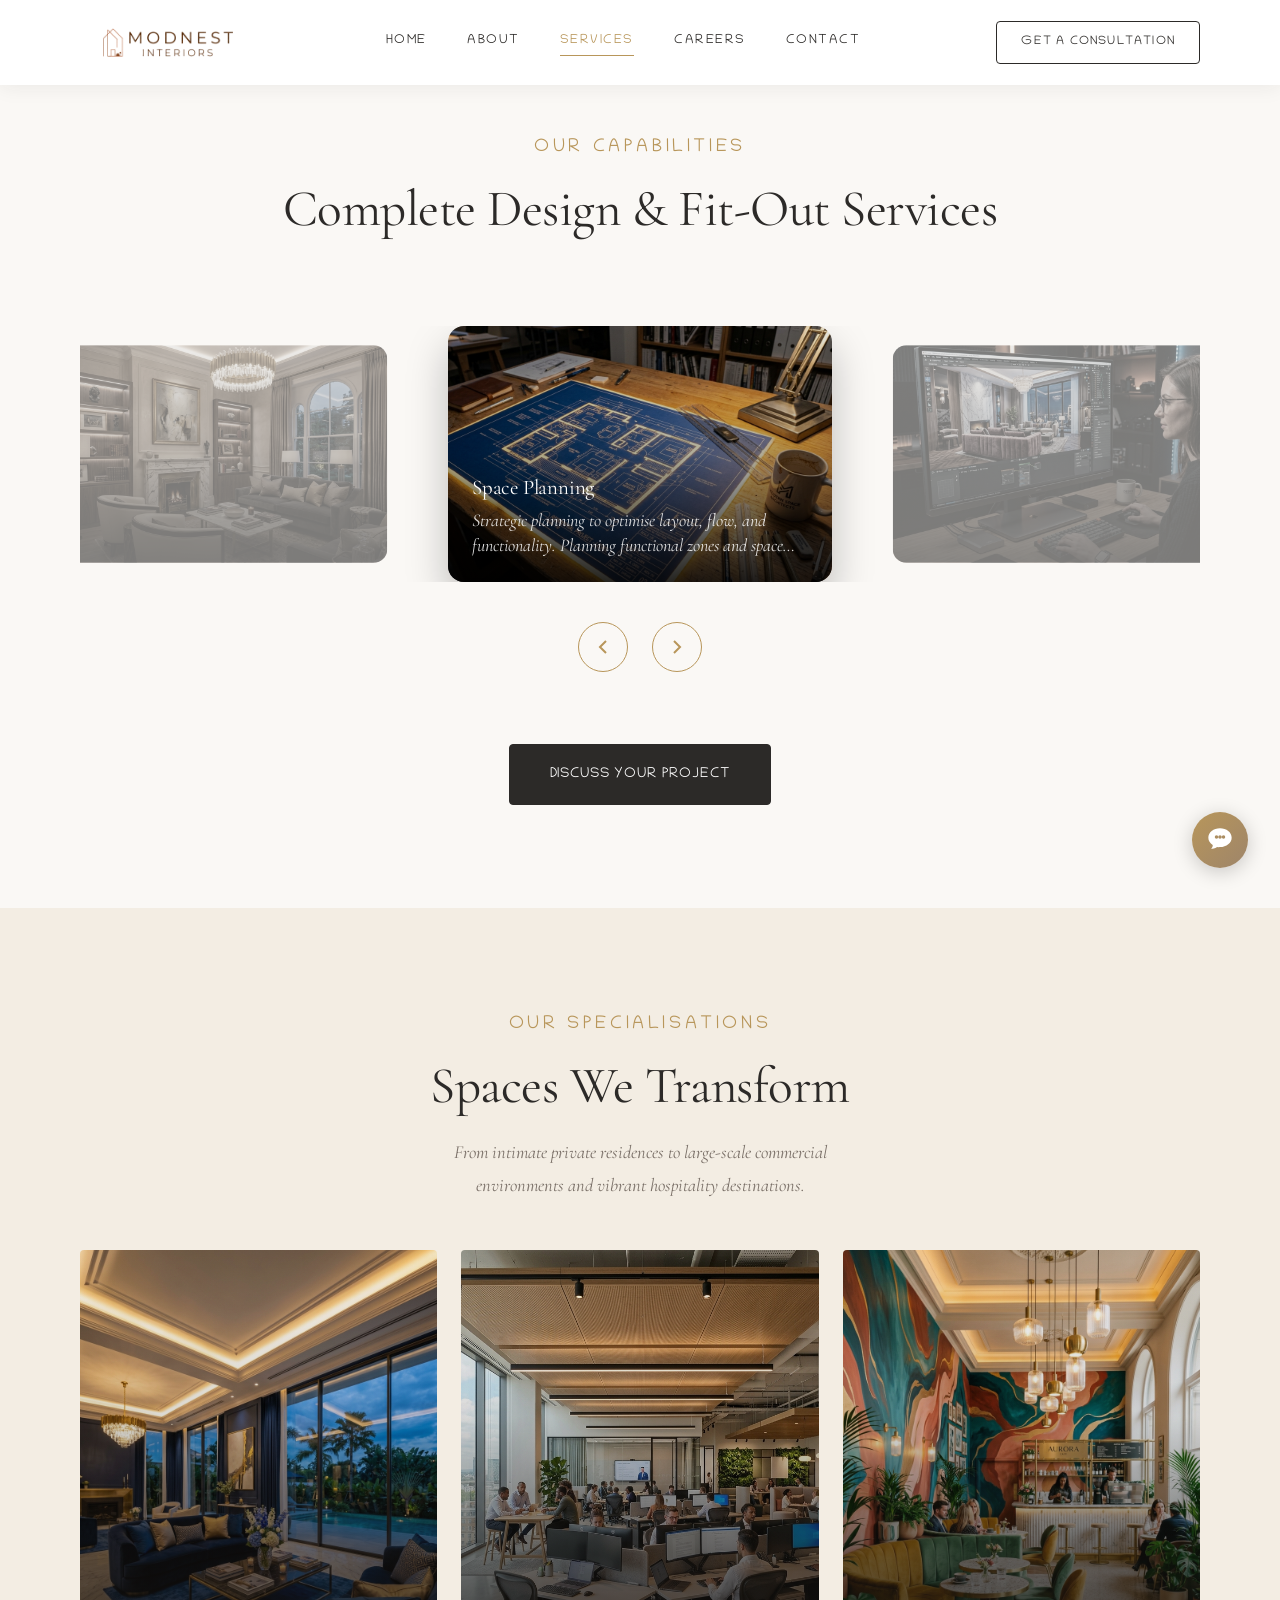
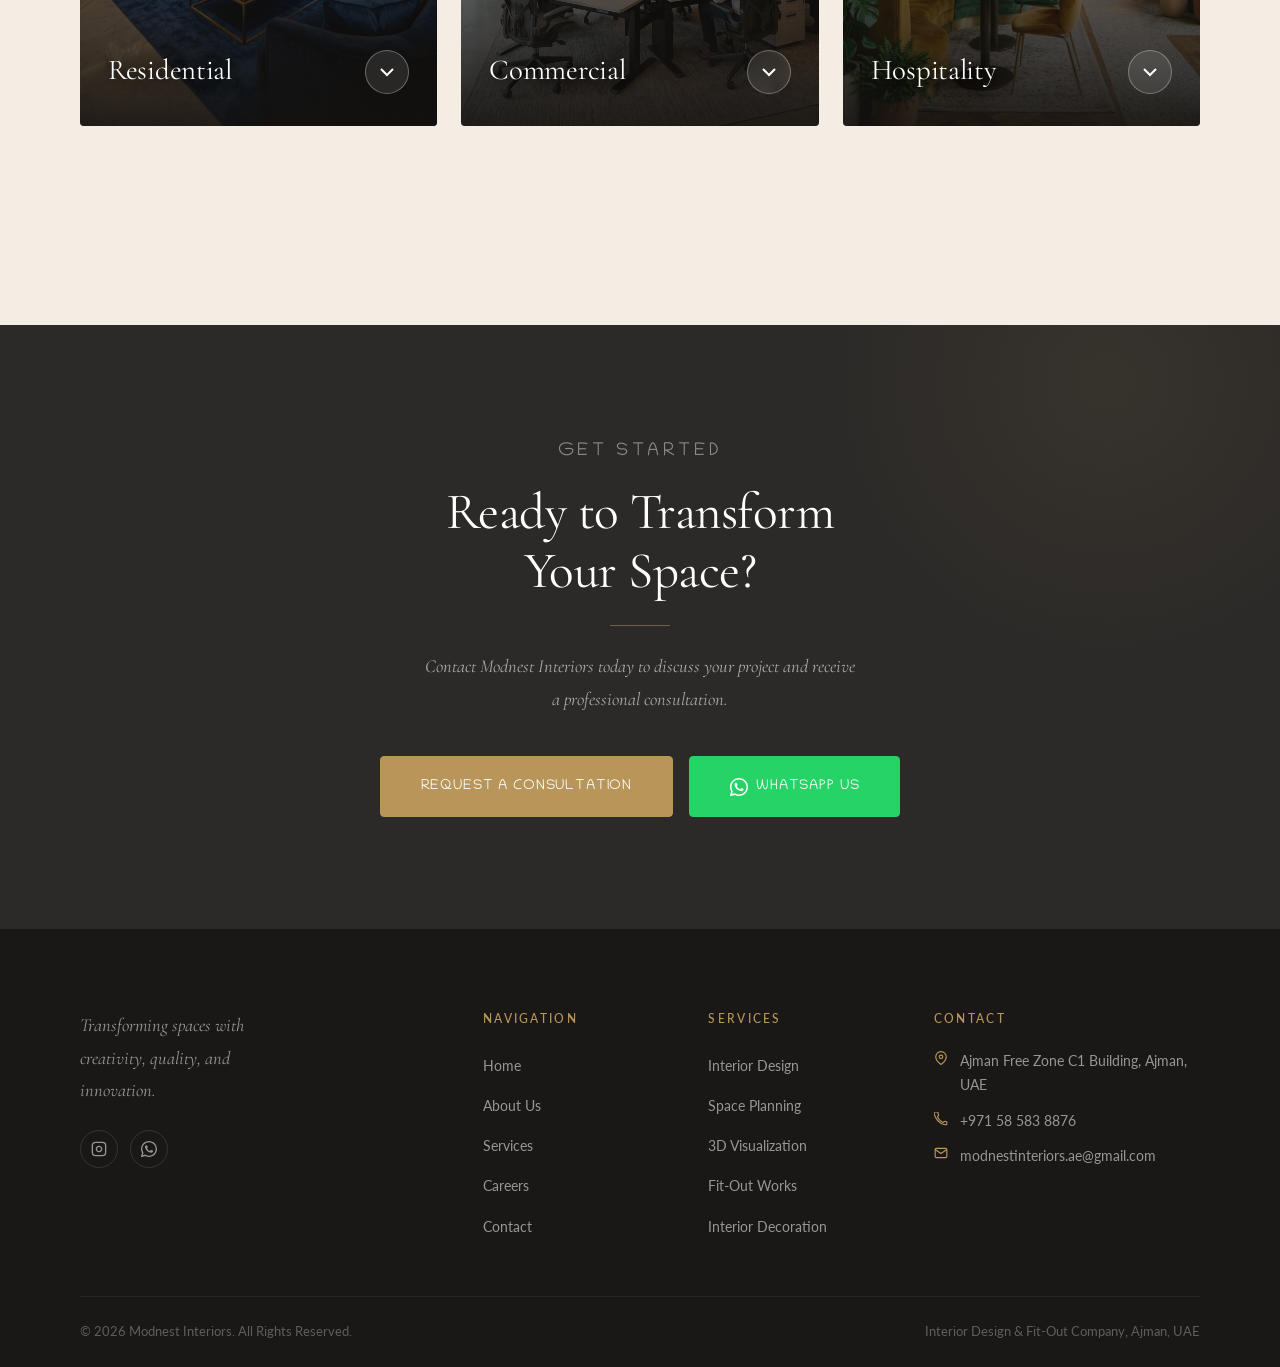
<file: services.html>
<!DOCTYPE html>
<html lang="en">

<head>
  <meta charset="UTF-8" />
  <meta name="viewport" content="width=device-width, initial-scale=1.0" />
  <title>Services | Modnest Interiors — Interior Design &amp; Fit-Out UAE</title>
  <meta name="description"
    content="Explore Modnest Interiors' full range of services — interior design, space planning, 3D visualization, fit-out works, decoration, and complete space transformation in the UAE." />
  <link rel="icon" type="image/png" href="assets/favicon.png" />
  <link rel="preconnect" href="https://fonts.googleapis.com" />
  <link rel="preconnect" href="https://fonts.gstatic.com" crossorigin />
  <link rel="stylesheet" href="css/style.css" />
</head>

<body>

  <!-- ========== HEADER ========== -->
  <header class="site-header scrolled" role="banner">
    <div class="container">
      <div class="header-inner">
        <a href="index.html" class="logo-link" aria-label="Modnest Interiors Home">
          <img src="assets/logo.png" alt="Modnest Interiors Logo" class="logo-img" />
        </a>
        <nav class="nav-links" role="navigation" aria-label="Primary navigation">
          <a href="index.html" class="nav-link">Home</a>
          <a href="about.html" class="nav-link">About</a>
          <a href="services.html" class="nav-link active">Services</a>
          <a href="careers.html" class="nav-link">Careers</a>
          <a href="contact.html" class="nav-link">Contact</a>
        </nav>
        <a href="contact.html" class="btn-cta">Get a Consultation</a>
        <button class="hamburger" aria-label="Open navigation menu" aria-expanded="false" aria-controls="mobile-nav">
          <span></span><span></span><span></span>
        </button>
      </div>
    </div>
  </header>

  <nav class="mobile-nav" id="mobile-nav" role="navigation" aria-label="Mobile navigation">
    <div class="mobile-logo"><img src="assets/logo.png" alt="Modnest Interiors Logo" /></div>
    <a href="index.html" class="nav-link">Home</a>
    <a href="about.html" class="nav-link">About</a>
    <a href="services.html" class="nav-link">Services</a>
    <a href="careers.html" class="nav-link">Careers</a>
    <a href="contact.html" class="nav-link">Contact</a>
    <a href="contact.html" class="btn-cta">Get a Consultation</a>
  </nav>

  <main>
    <!-- ========== PAGE HERO ========== -->
    <!-- <section class="page-hero" aria-labelledby="services-page-title">
      <div class="container">
        <span class="page-hero-label">What We Offer</span>
        <h1 class="page-hero-title" id="services-page-title">Our Services</h1>
        <p class="page-hero-subtitle">From creative concepts to complete execution, Modnest Interiors provides integrated interior design and fit-out solutions tailored to each project's requirements.</p>
      </div>
    </section> -->

    <!-- ========== SERVICES FULL GRID ========== -->
    <section class="services-page" aria-labelledby="services-list-heading">
      <div class="container">
        <div class="text-center">
          <br>
          <span class="section-label">Our Capabilities</span>
          <h2 class="section-title" id="services-list-heading">Complete Design &amp; Fit-Out Services</h2>
        </div>
        <div class="services-slider-wrap reveal">
          <div class="services-slider" id="servicesSlider">
            <div class="services-slider-track" id="servicesSliderTrack">
              
              <!-- Slide 1 -->
              <div class="service-slide">
                <img src="assets/srv_interior.jpg" alt="Interior Design" class="service-slide-bg" loading="lazy" />
                <div class="service-slide-content">
                  <!-- <div class="service-slide-num">01 / Interior Design</div> -->
                  <h3 class="service-slide-name">Interior Design</h3>
                  <p class="service-slide-desc">Comprehensive solutions combining aesthetics with functionality from concept to detailing.</p>
                </div>
              </div>

              <!-- Slide 2 -->
              <div class="service-slide">
                <img src="assets/srv_space.jpg" alt="Space Planning" class="service-slide-bg" loading="lazy" />
                <div class="service-slide-content">
                  <!-- <div class="service-slide-num">02 / Space Planning</div> -->
                  <h3 class="service-slide-name">Space Planning</h3>
                  <p class="service-slide-desc">Strategic planning to optimise layout, flow, and functionality. Planning functional zones and space relationships.</p>
                </div>
              </div>

              <!-- Slide 3 -->
              <div class="service-slide">
                <img src="assets/srv_3d.jpg" alt="3D Visualization" class="service-slide-bg" loading="lazy" />
                <div class="service-slide-content">
                  <!-- <div class="service-slide-num">03 / Visualisation</div> -->
                  <h3 class="service-slide-name">3D Visualization &amp; Rendering</h3>
                  <p class="service-slide-desc">Photorealistic visualisations allowing you to experience your space before installation.</p>
                </div>
              </div>

              <!-- Slide 4 -->
              <div class="service-slide">
                <img src="assets/srv_concepts.jpg" alt="Creative Spatial Concepts" class="service-slide-bg" loading="lazy" />
                <div class="service-slide-content">
                  <!-- <div class="service-slide-num">04 / Concepts</div> -->
                  <h3 class="service-slide-name">Creative Spatial Concepts</h3>
                  <p class="service-slide-desc">Imaginative concepts translating your vision into a distinctive design direction.</p>
                </div>
              </div>

              <!-- Slide 5 -->
              <div class="service-slide">
                <img src="assets/doors.jpg" alt="Design Development" class="service-slide-bg" loading="lazy" />
                <div class="service-slide-content">
                  <!-- <div class="service-slide-num">05 / Development</div> -->
                  <h3 class="service-slide-name">Design Development</h3>
                  <p class="service-slide-desc">Refining every element from approved concepts to documentation and buildable design package.</p>
                </div>
              </div>

              <!-- Slide 6 -->
              <div class="service-slide">
                <img src="assets/srv_fitout.jpg" alt="Interior Fit-Out Works" class="service-slide-bg" loading="lazy" />
                <div class="service-slide-content">
                  <!-- <div class="service-slide-num">06 / Fit-Out</div> -->
                  <h3 class="service-slide-name">Interior Fit-Out Works</h3>
                  <p class="service-slide-desc">Complete execution with skilled craftsmanship. Managing partitioning, ceilings, flooring, and joinery.</p>
                </div>
              </div>

              <!-- Slide 7 -->
              <div class="service-slide">
                <img src="assets/srv_deco.jpg" alt="Interior Decoration" class="service-slide-bg" loading="lazy" />
                <div class="service-slide-content">
                  <!-- <div class="service-slide-num">07 / Decoration</div> -->
                  <h3 class="service-slide-name">Interior Decoration</h3>
                  <p class="service-slide-desc">Decoration services with Selecting furnishings, artwork, and accessories reflecting individual taste.</p>
                </div>
              </div>

              <!-- Slide 8 -->
              <div class="service-slide">
                <img src="assets/about_collage_2.jpg" alt="Material & Finish Selection" class="service-slide-bg" loading="lazy" />
                <div class="service-slide-content">
                  <!-- <div class="service-slide-num">08 / Materials</div> -->
                  <h3 class="service-slide-name">Material &amp; Finish Selection</h3>
                  <p class="service-slide-desc">Expert guidance on selections for quality, coherence and advising on hardware, fixtures and accessories.</p>
                </div>
              </div>

              <!-- Slide 9 -->
              <div class="service-slide">
                <img src="assets/srv_coord.jpg" alt="Design Coordination" class="service-slide-bg" loading="lazy" />
                <div class="service-slide-content">
                  <!-- <div class="service-slide-num">09 / Coordination</div> -->
                  <h3 class="service-slide-name">Design Coordination</h3>
                  <p class="service-slide-desc">Professional coordination between Consultants, contractors and vendors.</p>
                </div>
              </div>

              <!-- Slide 10 -->
              <div class="service-slide">
                <img src="assets/srv_presentation.jpg" alt="Project Presentation" class="service-slide-bg" loading="lazy" />
                <div class="service-slide-content">
                  <!-- <div class="service-slide-num">10 / Presentation</div> -->
                  <h3 class="service-slide-name">Project Presentation</h3>
                  <p class="service-slide-desc">Comprehensive presentations for client review and stakeholder approval.</p>
                </div>
              </div>

              <!-- Slide 11 -->
              <div class="service-slide">
                <img src="assets/srv_transform.jpg" alt="Complete Space Transformation" class="service-slide-bg" loading="lazy" />
                <div class="service-slide-content">
                  <!-- <div class="service-slide-num">11 / Transformation</div> -->
                  <h3 class="service-slide-name">Complete Space Transformation</h3>
                  <p class="service-slide-desc">End-to-end project delivery providing a single point of responsibility and a beautifully finished result.</p>
                </div>
              </div>

            </div>
          </div>
          
          <div class="services-slider-nav">
            <button class="slider-btn prev-btn" id="srvPrevBtn" aria-label="Previous Service">
              <svg width="24" height="24" viewBox="0 0 24 24" fill="none" stroke="currentColor" stroke-width="2" aria-hidden="true"><polyline points="15 18 9 12 15 6"></polyline></svg>
            </button>
            <button class="slider-btn next-btn" id="srvNextBtn" aria-label="Next Service">
              <svg width="24" height="24" viewBox="0 0 24 24" fill="none" stroke="currentColor" stroke-width="2" aria-hidden="true"><polyline points="9 18 15 12 9 6"></polyline></svg>
            </button>
          </div>
        </div>
        <div style="text-align:center;margin-top:2.5rem;" class="reveal">
          <a href="contact.html" class="btn btn-primary btn-lg">Discuss Your Project</a>
        </div>
      </div>
    </section>

    <!-- ========== SECTORS — Spaces We Transform ========== -->
    <section class="sectors-section" aria-labelledby="sectors-heading">
      <div class="container">
        <div class="text-center">
          <span class="section-label">Our Specialisations</span>
          <h2 class="section-title" id="sectors-heading">Spaces We Transform</h2>
          <p class="section-subtitle">From intimate private residences to large-scale commercial environments and
            vibrant hospitality destinations.</p>
        </div>
        <div class="sectors-grid">

          <article class="sector-card reveal reveal-delay-1" aria-label="Residential interior design" id="residential-card">
            <img src="assets/sector_residential_villa.jpg" alt="Luxurious villa resort living room interior design in premium blue theme"
              loading="lazy" />
            <div class="sector-overlay" aria-hidden="true"></div>
            <div class="sector-content">
              <!-- <span class="sector-tag">01 — Sector</span> -->
              <button class="explore-btn" id="exploreResidentialBtn" aria-expanded="false" aria-controls="residential-works-panel" data-tooltip="Explore">
                <svg width="24" height="24" viewBox="0 0 24 24" fill="none" stroke="currentColor" stroke-width="2" aria-hidden="true"><polyline points="6 9 12 15 18 9"/></svg>
              </button>
              <h3 class="sector-title">Residential</h3>
              <p class="sector-desc">Villas, apartments, private residences, </p>
              <p class="sector-desc">and luxury homes.</p>
            </div>
          </article>

          <article class="sector-card reveal reveal-delay-2" aria-label="Commercial interior design" id="commercial-card">
            <img src="assets/sector_commercial.jpg" alt="Modern commercial office space interior design with open-plan layout"
              loading="lazy" />
            <div class="sector-overlay" aria-hidden="true"></div>
            <div class="sector-content">
              <!-- <span class="sector-tag">02 — Sector</span> -->
              <button class="explore-btn" id="exploreCommercialBtn" aria-expanded="false" aria-controls="commercial-works-panel" data-tooltip="Explore">
                <svg width="24" height="24" viewBox="0 0 24 24" fill="none" stroke="currentColor" stroke-width="2" aria-hidden="true"><polyline points="6 9 12 15 18 9"/></svg>
              </button>
              <h3 class="sector-title">Commercial</h3>
              <p class="sector-desc">Offices, retail spaces, showrooms,</p>
              <p class="sector-desc">and business premises.</p>
            </div>
          </article>

          <article class="sector-card reveal reveal-delay-3" aria-label="Hospitality interior design" id="hospitality-card">
            <img src="assets/sector_hospitality_cafe.jpg" alt="Premium boutique cafe interior design with vibrant colorful wall and luxury seating"
              loading="lazy" />
            <div class="sector-overlay" aria-hidden="true"></div>
            <div class="sector-content">
              <!-- <span class="sector-tag">03 — Sector</span> -->
              <button class="explore-btn" id="exploreHospitalityBtn" aria-expanded="false" aria-controls="hospitality-works-panel" data-tooltip="Explore">
                <svg width="24" height="24" viewBox="0 0 24 24" fill="none" stroke="currentColor" stroke-width="2" aria-hidden="true"><polyline points="6 9 12 15 18 9"/></svg>
              </button>
              <h3 class="sector-title">Hospitality</h3>
              <p class="sector-desc">Hotels, restaurants, cafés, </p>
              <p class="sector-desc">and other hospitality environments.</p>
            </div>
          </article>

        </div>

        <!-- ====== RESIDENTIAL WORKS PANEL ====== -->
        <div class="res-works-panel" id="residential-works-panel" aria-hidden="true" role="region" aria-label="Residential Work Showcase">
          <div class="res-works-panel-inner">
            <div class="res-works-header">
              <div class="res-works-header-text">
                <span class="res-works-label">Our </span>
                <h3 class="res-works-title">Residential Works</h3>
              </div>
              <button class="res-works-close" id="closeResidentialPanel" aria-label="Close residential works panel">
                <svg width="20" height="20" viewBox="0 0 24 24" fill="none" stroke="currentColor" stroke-width="2.5" aria-hidden="true"><line x1="18" y1="6" x2="6" y2="18"/><line x1="6" y1="6" x2="18" y2="18"/></svg>
              </button>
            </div>
            <div class="res-works-grid">
              <div class="res-work-item" style="--delay:0s">
                <div class="res-work-img-wrap">
                  <img src="assets/res_work_1.jpg" alt="Luxury dining room with circular ceiling lights — Modnest residential project" loading="lazy" />
                  <div class="res-work-img-overlay">
                    <!-- <span class="res-work-tag">Dining Room</span> -->
                  </div>
                </div>
              </div>
              <div class="res-work-item" style="--delay:0.12s">
                <div class="res-work-img-wrap">
                  <img src="assets/res_work_2.jpg" alt="Modern bathroom design with warm lighting — Modnest residential project" loading="lazy" />
                  <div class="res-work-img-overlay">
                    <!-- <span class="res-work-tag">Bathroom</span> -->
                  </div>
                </div>
              </div>
              <div class="res-work-item" style="--delay:0.24s">
                <div class="res-work-img-wrap">
                  <img src="assets/res_work_3.jpg" alt="Balcony relaxation space with tropical plants — Modnest residential project" loading="lazy" />
                  <div class="res-work-img-overlay">
                    <!-- <span class="res-work-tag">Balcony</span> -->
                  </div>
                </div>
              </div>
              <div class="res-work-item" style="--delay:0.36s">
                <div class="res-work-img-wrap">
                  <img src="assets/res_work_4.jpg" alt="Cozy reading nook window seat with built-in wooden bookshelves — Modnest residential project" loading="lazy" />
                  <div class="res-work-img-overlay">
                  </div>
                </div>
              </div>
              <div class="res-work-item" style="--delay:0.48s">
                <div class="res-work-img-wrap">
                  <img src="assets/res_work_5.jpg" alt="Elegant living room corner with textured green armchair and floating shelf decor — Modnest residential project" loading="lazy" />
                  <div class="res-work-img-overlay">
                  </div>
                </div>
              </div>
              <div class="res-work-item" style="--delay:0.60s">
                <div class="res-work-img-wrap">
                  <img src="assets/res_work_6.jpg" alt="Modern minimalist living room with cream sectional sofa and olive green accents — Modnest residential project" loading="lazy" />
                  <div class="res-work-img-overlay">
                  </div>
                </div>
              </div>
            </div>
          </div>
        </div>

        <!-- ====== COMMERCIAL WORKS PANEL ====== -->
        <div class="res-works-panel" id="commercial-works-panel" aria-hidden="true" role="region" aria-label="Commercial Work Showcase">
          <div class="res-works-panel-inner">
            <div class="res-works-header">
              <div class="res-works-header-text">
                <span class="res-works-label">Our</span>
                <h3 class="res-works-title">Commercial Works</h3>
              </div>
              <button class="res-works-close" id="closeCommercialPanel" aria-label="Close commercial works panel">
                <svg width="20" height="20" viewBox="0 0 24 24" fill="none" stroke="currentColor" stroke-width="2.5" aria-hidden="true"><line x1="18" y1="6" x2="6" y2="18"/><line x1="6" y1="6" x2="18" y2="18"/></svg>
              </button>
            </div>
            <div class="res-works-grid">
              <div class="res-work-item" style="--delay:0s">
                <div class="res-work-img-wrap">
                  <img src="assets/com_work_1.jpg" alt="Modern commercial office space with glass walls — Modnest commercial project" loading="lazy" />
                  <div class="res-work-img-overlay">
                    <!-- <span class="res-work-tag">Office Space</span> -->
                  </div>
                </div>
              </div>
              <div class="res-work-item" style="--delay:0.12s">
                <div class="res-work-img-wrap">
                  <img src="assets/com_work_2.jpg" alt="Premium retail store interior with modern lighting — Modnest commercial project" loading="lazy" />
                  <div class="res-work-img-overlay">
                    <!-- <span class="res-work-tag">Retail Store</span> -->
                  </div>
                </div>
              </div>
              <div class="res-work-item" style="--delay:0.24s">
                <div class="res-work-img-wrap">
                  <img src="assets/com_work_3.jpg" alt="Luxury boutique wardrobe and showroom space — Modnest commercial project" loading="lazy" />
                  <div class="res-work-img-overlay">
                    <!-- <span class="res-work-tag">Showroom</span> -->
                  </div>
                </div>
              </div>
            </div>
          </div>
        </div>

        <!-- ====== HOSPITALITY WORKS PANEL ====== -->
        <div class="res-works-panel" id="hospitality-works-panel" aria-hidden="true" role="region" aria-label="Hospitality Work Showcase">
          <div class="res-works-panel-inner">
            <div class="res-works-header">
              <div class="res-works-header-text">
                <span class="res-works-label">Our </span>
                <h3 class="res-works-title">Hospitality Works</h3>
              </div>
              <button class="res-works-close" id="closeHospitalityPanel" aria-label="Close hospitality works panel">
                <svg width="20" height="20" viewBox="0 0 24 24" fill="none" stroke="currentColor" stroke-width="2.5" aria-hidden="true"><line x1="18" y1="6" x2="6" y2="18"/><line x1="6" y1="6" x2="18" y2="18"/></svg>
              </button>
            </div>
            <div class="res-works-grid">
              <div class="res-work-item" style="--delay:0s">
                <div class="res-work-img-wrap">
                  <img src="assets/hos_work_1.jpg" alt="Luxury residential lobby with staircase and pool view — Modnest hospitality project" loading="lazy" />
                  <div class="res-work-img-overlay">
                    <!-- <span class="res-work-tag">Lobby</span> -->
                  </div>
                </div>
              </div>
              <div class="res-work-item" style="--delay:0.12s">
                <div class="res-work-img-wrap">
                  <img src="assets/hos_work_2.jpg" alt="Elegant restaurant dining area with circular lighting — Modnest hospitality project" loading="lazy" />
                  <div class="res-work-img-overlay">
                    <!-- <span class="res-work-tag">Restaurant</span> -->
                  </div>
                </div>
              </div>
              <div class="res-work-item" style="--delay:0.24s">
                <div class="res-work-img-wrap">
                  <img src="assets/hos_work_3.jpg" alt="Spacious lounge with modern chandelier and garden view — Modnest hospitality project" loading="lazy" />
                  <div class="res-work-img-overlay">
                    <!-- <span class="res-work-tag">Lounge</span> -->
                  </div>
                </div>
              </div>
            </div>
          </div>
        </div>


      </div>
    </section>

    <!-- ========== CTA ========== -->
    <section class="home-cta text-center" aria-labelledby="services-cta-heading">
      <div class="container">
        <span class="section-label" style="color:rgba(255,255,255,0.45);">Get Started</span>
        <h2 class="section-title reveal" id="services-cta-heading" style="color:#fff;margin-inline:auto;">Ready to
          Transform Your Space?</h2>
        <div class="divider divider-center" style="background:rgba(184,150,90,0.5);"></div>
        <p class="section-subtitle reveal" style="color:rgba(255,255,255,0.6);margin-inline:auto;">Contact Modnest
          Interiors today to discuss your project and receive a professional consultation.</p>
        <div class="home-cta-actions reveal">
          <a href="contact.html" class="btn btn-gold btn-lg">Request a Consultation</a>
          <a href="https://wa.me/message/Y6HI7CH6TFZ4J1" class="btn btn-whatsapp btn-lg" target="_blank"
            rel="noopener noreferrer" aria-label="WhatsApp Modnest Interiors">
            <svg width="18" height="18" viewBox="0 0 24 24" fill="currentColor" aria-hidden="true">
              <path
                d="M17.472 14.382c-.297-.149-1.758-.867-2.03-.967-.273-.099-.471-.148-.67.15-.197.297-.767.966-.94 1.164-.173.199-.347.223-.644.075-.297-.15-1.255-.463-2.39-1.475-.883-.788-1.48-1.761-1.653-2.059-.173-.297-.018-.458.13-.606.134-.133.298-.347.446-.52.149-.174.198-.298.298-.497.099-.198.05-.371-.025-.52-.075-.149-.669-1.612-.916-2.207-.242-.579-.487-.5-.669-.51-.173-.008-.371-.01-.57-.01-.198 0-.52.074-.792.372-.272.297-1.04 1.016-1.04 2.479 0 1.462 1.065 2.875 1.213 3.074.149.198 2.096 3.2 5.077 4.487.709.306 1.262.489 1.694.625.712.227 1.36.195 1.871.118.571-.085 1.758-.719 2.006-1.413.248-.694.248-1.289.173-1.413-.074-.124-.272-.198-.57-.347z" />
              <path
                d="M12 0C5.374 0 0 5.373 0 12c0 2.117.549 4.1 1.504 5.823L.057 23.196a.75.75 0 00.919.92l5.454-1.429A11.95 11.95 0 0012 24c6.627 0 12-5.373 12-12S18.627 0 12 0zm0 22c-1.885 0-3.645-.52-5.155-1.42l-.358-.214-3.731.977.995-3.643-.231-.373A9.975 9.975 0 012 12C2 6.477 6.477 2 12 2s10 4.477 10 10-4.477 10-10 10z" />
            </svg>
            WhatsApp Us
          </a>
        </div>
      </div>
    </section>

  </main>

  <!-- ========== FOOTER ========== -->
  <footer class="site-footer" role="contentinfo">
    <div class="container">
      <div class="footer-grid">
        <div class="footer-brand">
          <!-- <img src="assets/footer-logo.png" alt="Modnest Interiors Logo" class="logo-footer" /> -->
          <p>Transforming spaces with creativity, quality, and innovation.</p>
          <div class="social-links">
            <a href="https://www.instagram.com/modnestinteriors_ae?igsi=MWZ4bWphNGYyOWVhaw==&utm_source=ig_contact_invite"
              class="social-link" target="_blank" rel="noopener noreferrer" aria-label="Instagram"><svg width="16"
                height="16" viewBox="0 0 24 24" fill="none" stroke="currentColor" stroke-width="2" aria-hidden="true">
                <rect x="2" y="2" width="20" height="20" rx="5" ry="5" />
                <path d="M16 11.37A4 4 0 1112.63 8 4 4 0 0116 11.37z" />
                <line x1="17.5" y1="6.5" x2="17.51" y2="6.5" />
              </svg></a>
            <a href="https://wa.me/message/Y6HI7CH6TFZ4J1" class="social-link" target="_blank" rel="noopener noreferrer"
              aria-label="WhatsApp"><svg width="16" height="16" viewBox="0 0 24 24" fill="currentColor"
                aria-hidden="true">
                <path
                  d="M17.472 14.382c-.297-.149-1.758-.867-2.03-.967-.273-.099-.471-.148-.67.15-.197.297-.767.966-.94 1.164-.173.199-.347.223-.644.075-.297-.15-1.255-.463-2.39-1.475-.883-.788-1.48-1.761-1.653-2.059-.173-.297-.018-.458.13-.606.134-.133.298-.347.446-.52.149-.174.198-.298.298-.497.099-.198.05-.371-.025-.52-.075-.149-.669-1.612-.916-2.207-.242-.579-.487-.5-.669-.51-.173-.008-.371-.01-.57-.01-.198 0-.52.074-.792.372-.272.297-1.04 1.016-1.04 2.479 0 1.462 1.065 2.875 1.213 3.074.149.198 2.096 3.2 5.077 4.487.709.306 1.262.489 1.694.625.712.227 1.36.195 1.871.118.571-.085 1.758-.719 2.006-1.413.248-.694.248-1.289.173-1.413-.074-.124-.272-.198-.57-.347z" />
                <path
                  d="M12 0C5.374 0 0 5.373 0 12c0 2.117.549 4.1 1.504 5.823L.057 23.196a.75.75 0 00.919.92l5.454-1.429A11.95 11.95 0 0012 24c6.627 0 12-5.373 12-12S18.627 0 12 0zm0 22c-1.885 0-3.645-.52-5.155-1.42l-.358-.214-3.731.977.995-3.643-.231-.373A9.975 9.975 0 012 12C2 6.477 6.477 2 12 2s10 4.477 10 10-4.477 10-10 10z" />
              </svg></a>
          </div>
        </div>
        <div>
          <p class="footer-heading">Navigation</p>
          <ul class="footer-links">
            <li><a href="index.html">Home</a></li>
            <li><a href="about.html">About Us</a></li>
            <li><a href="services.html">Services</a></li>
            <li><a href="careers.html">Careers</a></li>
            <li><a href="contact.html">Contact</a></li>
          </ul>
        </div>
        <div>
          <p class="footer-heading">Services</p>
          <ul class="footer-links">
            <li><a href="services.html">Interior Design</a></li>
            <li><a href="services.html">Space Planning</a></li>
            <li><a href="services.html">3D Visualization</a></li>
            <li><a href="services.html">Fit-Out Works</a></li>
            <li><a href="services.html">Interior Decoration</a></li>
          </ul>
        </div>
        <div>
          <p class="footer-heading">Contact</p>
          <ul class="footer-contact">
            <li><svg width="14" height="14" viewBox="0 0 24 24" fill="none" stroke="currentColor" stroke-width="2"
                aria-hidden="true">
                <path d="M21 10c0 7-9 13-9 13s-9-6-9-13a9 9 0 0118 0z" />
                <circle cx="12" cy="10" r="3" />
              </svg><span><a href="https://maps.app.goo.gl/tvVFLCNuquipzgvr7?g_st=ac">Ajman Free Zone C1 Building, Ajman, UAE</span></li>
            <li><svg width="14" height="14" viewBox="0 0 24 24" fill="none" stroke="currentColor" stroke-width="2"
                aria-hidden="true">
                <path
                  d="M22 16.92v3a2 2 0 01-2.18 2 19.79 19.79 0 01-8.63-3.07A19.5 19.5 0 013.07 9.81 19.79 19.79 0 01.01 1.18 2 2 0 012 0h3a2 2 0 012 1.72c.13.96.36 1.9.7 2.81a2 2 0 01-.45 2.11L6.09 7.91A16 16 0 0016.09 17.9l1.27-1.27a2 2 0 012.11-.45c.91.34 1.85.57 2.81.7A2 2 0 0122 16.92z" />
              </svg><span><a href="tel:+971585838876">+971 58 583 8876</a></span></li>
            <li><svg width="14" height="14" viewBox="0 0 24 24" fill="none" stroke="currentColor" stroke-width="2"
                aria-hidden="true">
                <path d="M4 4h16c1.1 0 2 .9 2 2v12c0 1.1-.9 2-2 2H4c-1.1 0-2-.9-2-2V6c0-1.1.9-2 2-2z" />
                <polyline points="22,6 12,13 2,6" />
              </svg><a href="mailto:modnestinteriors.ae@gmail.com">modnestinteriors.ae@gmail.com</a></li>
          </ul>
        </div>
      </div>
      <div class="footer-bottom">
        <p class="footer-copyright">&copy; 2026 Modnest Interiors. All Rights Reserved.</p>
        <p class="footer-copyright">Interior Design &amp; Fit-Out Company, Ajman, UAE</p>
      </div>
    </div>
  </footer>

  <!-- ========== FLOATING CONNECT BUTTON ========== -->
  <div class="fab-container">
    <div class="fab-options">
      <a href="https://wa.me/message/Y6HI7CH6TFZ4J1" class="fab-option whatsapp" target="_blank"
        rel="noopener noreferrer" aria-label="WhatsApp">
        <svg viewBox="0 0 24 24" fill="currentColor" aria-hidden="true">
          <path
            d="M17.472 14.382c-.297-.149-1.758-.867-2.03-.967-.273-.099-.471-.148-.67.15-.197.297-.767.966-.94 1.164-.173.199-.347.223-.644.075-.297-.15-1.255-.463-2.39-1.475-.883-.788-1.48-1.761-1.653-2.059-.173-.297-.018-.458.13-.606.134-.133.298-.347.446-.52.149-.174.198-.298.298-.497.099-.198.05-.371-.025-.52-.075-.149-.669-1.612-.916-2.207-.242-.579-.487-.5-.669-.51-.173-.008-.371-.01-.57-.01-.198 0-.52.074-.792.372-.272.297-1.04 1.016-1.04 2.479 0 1.462 1.065 2.875 1.213 3.074.149.198 2.096 3.2 5.077 4.487.709.306 1.262.489 1.694.625.712.227 1.36.195 1.871.118.571-.085 1.758-.719 2.006-1.413.248-.694.248-1.289.173-1.413-.074-.124-.272-.198-.57-.347z" />
          <path
            d="M12 0C5.374 0 0 5.373 0 12c0 2.117.549 4.1 1.504 5.823L.057 23.196a.75.75 0 00.919.92l5.454-1.429A11.95 11.95 0 0012 24c6.627 0 12-5.373 12-12S18.627 0 12 0zm0 22c-1.885 0-3.645-.52-5.155-1.42l-.358-.214-3.731.977.995-3.643-.231-.373A9.975 9.975 0 012 12C2 6.477 6.477 2 12 2s10 4.477 10 10-4.477 10-10 10z" />
        </svg>
      </a>
      <a href="https://www.instagram.com/modnestinteriors_ae?igsi=MWZ4bWphNGYyOWVhaw==&utm_source=ig_contact_invite"
        class="fab-option instagram" target="_blank" rel="noopener noreferrer" aria-label="Instagram">
        <svg viewBox="0 0 24 24" fill="currentColor" aria-hidden="true">
          <path
            d="M12 2.163c3.204 0 3.584.012 4.85.07 3.252.148 4.771 1.691 4.919 4.919.058 1.265.069 1.645.069 4.849 0 3.205-.012 3.584-.069 4.849-.149 3.225-1.664 4.771-4.919 4.919-1.266.058-1.644.07-4.85.07-3.204 0-3.584-.012-4.849-.07-3.26-.149-4.771-1.699-4.919-4.92-.058-1.265-.07-1.644-.07-4.849 0-3.204.013-3.583.07-4.849.149-3.227 1.664-4.771 4.919-4.919 1.266-.057 1.645-.069 4.849-.069zM12 0C8.741 0 8.333.014 7.053.072 2.695.272.273 2.69.073 7.052.014 8.333 0 8.741 0 12c0 3.259.014 3.668.072 4.948.2 4.358 2.618 6.78 6.98 6.98C8.333 23.986 8.741 24 12 24c3.259 0 3.668-.014 4.948-.072 4.354-.2 6.782-2.618 6.979-6.98.059-1.28.073-1.689.073-4.948 0-3.259-.014-3.667-.072-4.947-.196-4.354-2.617-6.78-6.979-6.98C15.668.014 15.259 0 12 0zm0 5.838a6.162 6.162 0 100 12.324 6.162 6.162 0 000-12.324zM12 16a4 4 0 110-8 4 4 0 010 8zm6.406-11.845a1.44 1.44 0 100 2.881 1.44 1.44 0 000-2.881z" />
        </svg>
      </a>
      <a href="contact.html" class="fab-option contact" aria-label="Contact Us">
        <svg viewBox="0 0 24 24" fill="currentColor" aria-hidden="true">
          <path
            d="M20 4H4c-1.1 0-2 .9-2 2v12c0 1.1.9 2 2 2h16c1.1 0 2-.9 2-2V6c0-1.1-.9-2-2-2zm-8 2c1.66 0 3 1.34 3 3s-1.34 3-3 3-3-1.34-3-3 1.34-3 3-3zm6 12H6v-1c0-2 4-3.1 6-3.1s6 1.1 6 3.1v1z" />
        </svg>
      </a>
    </div>
    <button class="fab-main" id="fab-main" aria-label="Connect Us">
      <svg class="icon-connect" viewBox="0 0 24 24" fill="currentColor" aria-hidden="true">
        <path
          d="M12 2C6.477 2 2 5.582 2 10c0 2.535 1.458 4.792 3.738 6.222.185.792-.128 2.222-1.373 3.328 0 0 2.879.168 5.176-1.464A11.758 11.758 0 0 0 12 18c5.523 0 10-3.582 10-8s-4.477-8-10-8zm-3 9a1.5 1.5 0 1 1 0-3 1.5 1.5 0 0 1 0 3zm3 0a1.5 1.5 0 1 1 0-3 1.5 1.5 0 0 1 0 3zm3 0a1.5 1.5 0 1 1 0-3 1.5 1.5 0 0 1 0 3z" />
      </svg>
      <svg class="icon-close" viewBox="0 0 24 24" fill="currentColor" aria-hidden="true">
        <path
          d="M19 6.41L17.59 5 12 10.59 6.41 5 5 6.41 10.59 12 5 17.59 6.41 19 12 13.41 17.59 19 19 17.59 13.41 12z" />
      </svg>
    </button>
  </div>

  <script src="js/main.js" defer></script>
</body>

</html>
</file>
<file: css/style.css>
/* ============================================================
   MODNEST INTERIORS — DESIGN SYSTEM & GLOBAL STYLES
   Premium beige / warm neutral aesthetic
   ============================================================ */

/* ---- Google Fonts ---- */
@import url('https://fonts.googleapis.com/css2?family=Chilanka&family=Cormorant+Garamond:ital,wght@0,300;0,400;0,500;0,600;1,300;1,400&family=Inter:wght@300;400;500;600&family=Lato:ital,wght@0,300;0,400;0,700;1,300;1,400&display=swap');

/* ---- CSS Custom Properties ---- */
:root {
  --bg: #FAF8F5;
  --cream: #F3EDE3;
  --beige: #E8DDD0;
  --beige-mid: #D4C4B0;
  --taupe: #9E856A;
  --brown: #6B4F35;
  --gold: #B8965A;
  --charcoal: #2C2A28;
  --dark: #1A1816;
  --text-body: #4A4340;
  --text-muted: #7A7068;
  --white: #FFFFFF;
  --border: rgba(180, 160, 130, 0.25);
  --border-light: rgba(180, 160, 130, 0.12);

  --serif: 'Cormorant Garamond', Georgia, serif;
  --sans: 'Chilanka', system-ui, -apple-system, sans-serif;

  --radius-sm: 4px;
  --radius-md: 8px;
  --radius-lg: 16px;

  --shadow-soft: 0 4px 30px rgba(44, 42, 40, 0.06);
  --shadow-card: 0 2px 20px rgba(44, 42, 40, 0.08);
  --shadow-hover: 0 8px 40px rgba(44, 42, 40, 0.14);

  --transition: 0.35s cubic-bezier(0.4, 0, 0.2, 1);
  --transition-fast: 0.2s ease;

  --container: 1200px;
  --gutter: clamp(1.25rem, 5vw, 2.5rem);
  --section-py: clamp(4rem, 8vw, 8rem);
}

/* ---- Reset & Base ---- */
*,
*::before,
*::after {
  box-sizing: border-box;
  margin: 0;
  padding: 0;
}

html {
  scroll-behavior: smooth;
  font-size: 16px;
  -webkit-text-size-adjust: 100%;
}

body {
  font-size: 18px;
  font-family: var(--sans);
  background-color: var(--bg);
  color: var(--text-body);
  line-height: 1.7;
  overflow-x: hidden;
}

img {
  display: block;
  max-width: 100%;
  height: auto;
  object-fit: cover;
}

a {
  color: inherit;
  text-decoration: none;
}

button {
  font-family: var(--sans);
  cursor: pointer;
  border: none;
  background: none;
}

input,
textarea,
select {
  font-family: var(--sans);
  font-size: 1rem;
}

ul {
  list-style: none;
}

@media (prefers-reduced-motion: reduce) {

  *,
  *::before,
  *::after {
    animation-duration: 0.01ms !important;
    transition-duration: 0.01ms !important;
    scroll-behavior: auto !important;
  }
}

/* ---- Layout Utilities ---- */
.container {
  max-width: var(--container);
  margin-inline: auto;
  padding-inline: var(--gutter);
}

.section-py {
  padding-block: var(--section-py);
}

.grid-2 {
  display: grid;
  grid-template-columns: repeat(2, 1fr);
  gap: 2rem;
}

.grid-3 {
  display: grid;
  grid-template-columns: repeat(3, 1fr);
  gap: 2rem;
}

.grid-4 {
  display: grid;
  grid-template-columns: repeat(4, 1fr);
  gap: 2rem;
}

/* ---- Typography ---- */
h1,
h2,
h3,
h4 {
  font-family: var(--serif);
  font-weight: 400;
  line-height: 1.15;
  color: var(--charcoal);
  letter-spacing: -0.01em;
}

/* Base style for all descriptions and paragraphs */
p,
.section-subtitle,
.stat-desc,
.service-desc,
.why-slide-desc,
.sector-desc,
.page-hero-subtitle {
  font-family: 'Cormorant Garamond', Georgia, serif;
  font-style: italic;
  font-weight: 400;
  /* Regular */
  font-size: 1.15rem;
  /* Standard readable size */
}

.section-label {
  font-family: var(--sans);
  font-size: 1.125rem;
  font-weight: 500;
  letter-spacing: 0.2em;
  text-transform: uppercase;
  color: var(--gold);
  display: block;
  margin-bottom: 1rem;
}

.section-title {
  font-family: var(--serif);
  font-size: clamp(2rem, 4vw, 3.2rem);
  font-weight: 400;
  color: var(--charcoal);
  line-height: 1.15;
  margin-bottom: 1.25rem;
}

.section-subtitle {
  color: var(--text-muted);
  max-width: 55ch;
  line-height: 1.8;
}

.text-center {
  text-align: center;
}

.text-center .section-subtitle {
  margin-inline: auto;
}

/* ---- Buttons ---- */
.btn {
  display: inline-flex;
  align-items: center;
  gap: 0.5rem;
  padding: 0.875rem 2rem;
  font-size: 12px;
  font-weight: 500;
  letter-spacing: 0.06em;
  text-transform: uppercase;
  border-radius: var(--radius-sm);
  transition: var(--transition);
  cursor: pointer;
  white-space: nowrap;
}

.btn-primary {
  background: var(--charcoal);
  color: var(--white);
  border: 1.5px solid var(--charcoal);
}

.btn-primary:hover {
  background: var(--brown);
  border-color: var(--brown);
  transform: translateY(-1px);
  box-shadow: 0 6px 24px rgba(44, 42, 40, 0.2);
}

.btn-outline {
  background: transparent;
  color: var(--charcoal);
  border: 1.5px solid var(--charcoal);
}

.btn-outline:hover {
  background: var(--charcoal);
  color: var(--white);
  transform: translateY(-1px);
}

.btn-gold {
  background: var(--gold);
  color: var(--white);
  border: 1.5px solid var(--gold);
}

.btn-gold:hover {
  background: var(--brown);
  border-color: var(--brown);
  transform: translateY(-1px);
  box-shadow: 0 6px 24px rgba(184, 150, 90, 0.3);
}

.btn-whatsapp {
  background: #25D366;
  color: var(--white);
  border: 1.5px solid #25D366;
}

.btn-whatsapp:hover {
  background: #1DB954;
  border-color: #1DB954;
  transform: translateY(-1px);
  box-shadow: 0 6px 24px rgba(37, 211, 102, 0.3);
}

.btn-lg {
  padding: 1.1rem 2.5rem;
  font-size: 14px;
}

.btn-sm {
  padding: 0.6rem 1.25rem;
  font-size: 14px;
}

/* ---- Divider ---- */
.divider {
  width: 60px;
  height: 1px;
  background: var(--gold);
  margin: 1.5rem 0;
}

.divider-center {
  margin-inline: auto;
}

/* ---- Reveal Animations ---- */
.reveal {
  opacity: 0;
  transform: translateY(28px);
  transition: opacity 0.7s ease, transform 0.7s ease;
}

.reveal.revealed {
  opacity: 1;
  transform: translateY(0);
}

.reveal-left {
  opacity: 0;
  transform: translateX(-32px);
  transition: opacity 0.7s ease, transform 0.7s ease;
}

.reveal-left.revealed {
  opacity: 1;
  transform: translateX(0);
}

.reveal-right {
  opacity: 0;
  transform: translateX(32px);
  transition: opacity 0.7s ease, transform 0.7s ease;
}

.reveal-right.revealed {
  opacity: 1;
  transform: translateX(0);
}

.reveal-delay-1 {
  transition-delay: 0.1s;
}

.reveal-delay-2 {
  transition-delay: 0.2s;
}

.reveal-delay-3 {
  transition-delay: 0.3s;
}

.reveal-delay-4 {
  transition-delay: 0.4s;
}

.reveal-delay-5 {
  transition-delay: 0.5s;
}

.reveal-delay-6 {
  transition-delay: 0.6s;
}

/* ============================================================
   HEADER / NAVIGATION
   ============================================================ */
.site-header {
  position: fixed;
  top: 0;
  left: 0;
  right: 0;
  z-index: 1000;
  background: #FFFFFF;
  box-shadow: 0 1px 20px rgba(44, 42, 40, 0.08);
  padding: 1 rem 0;
}

.header-inner {
  display: flex;
  align-items: center;
  justify-content: space-between;
  gap: 2rem;
}

.logo-link {
  display: flex;
  align-items: center;
  flex-shrink: 0;
}

.logo-img {
  height: 85px;
  width: auto;
  /* Ensure logo retains natural proportions and looks premium */
  object-fit: contain;
  object-position: left center;
}

.nav-links {
  display: flex;
  align-items: center;
  gap: 2.5rem;
}

.nav-link {
  font-size: 0.8rem;
  font-weight: 500;
  letter-spacing: 0.12em;
  text-transform: uppercase;
  color: var(--charcoal);
  position: relative;
  padding-bottom: 2px;
  transition: color var(--transition-fast);
}

.nav-link::after {
  content: '';
  position: absolute;
  bottom: -2px;
  left: 0;
  width: 0;
  height: 1px;
  background: var(--gold);
  transition: width var(--transition);
}

.nav-link:hover,
.nav-link.active {
  color: var(--gold);
}

.nav-link:hover::after,
.nav-link.active::after {
  width: 100%;
}



.btn-cta {
  padding: 0.65rem 1.5rem;
  font-size: 12px;
  font-weight: 500;
  letter-spacing: 0.1em;
  text-transform: uppercase;
  border: 1.5px solid var(--charcoal);
  border-radius: var(--radius-sm);
  color: var(--charcoal);
  transition: var(--transition);
}

.btn-cta:hover {
  background: var(--charcoal);
  color: var(--white);
}

/* Hamburger */
.hamburger {
  display: none;
  flex-direction: column;
  gap: 5px;
  cursor: pointer;
  padding: 4px;
  z-index: 1100;
}

.hamburger span {
  display: block;
  width: 24px;
  height: 1.5px;
  background: var(--charcoal);
  transition: var(--transition);
  transform-origin: center;
}

.hamburger.open span:nth-child(1) {
  transform: translateY(6.5px) rotate(45deg);
}

.hamburger.open span:nth-child(2) {
  opacity: 0;
  transform: scaleX(0);
}

.hamburger.open span:nth-child(3) {
  transform: translateY(-6.5px) rotate(-45deg);
}

/* Mobile nav */
.mobile-nav {
  display: none;
  position: fixed;
  inset: 0;
  background: var(--bg);
  z-index: 1050;
  flex-direction: column;
  align-items: center;
  justify-content: center;
  gap: 2.5rem;
  opacity: 0;
  pointer-events: none;
  transition: opacity var(--transition);
}

.mobile-nav.open {
  opacity: 1;
  pointer-events: all;
}

.mobile-nav .nav-link {
  font-size: 1.75rem;
  font-family: var(--serif);
  letter-spacing: 0.05em;
  color: var(--charcoal) !important;
  font-weight: 400;
}

.mobile-nav .nav-link::after {
  display: none;
}

.mobile-nav .btn-cta {
  font-size: 0.85rem;
  padding: 0.9rem 2.5rem;
  color: var(--charcoal) !important;
  border-color: var(--charcoal) !important;
}

.mobile-logo {
  position: absolute;
  top: 1.5rem;
  left: var(--gutter);
}

.mobile-logo img {
  height: 44px;
}

/* ============================================================
   HERO SECTION
   ============================================================ */
.hero {
  position: relative;
  height: 100vh;
  min-height: 600px;
  display: flex;
  align-items: center;
  overflow: hidden;
}

.hero-slider {
  position: absolute;
  inset: 0;
  z-index: 0;
}

.hero-slide {
  position: absolute;
  inset: 0;
  opacity: 0;
  transition: opacity 1.5s ease-in-out;
  visibility: hidden;
}

.hero-slide.active {
  opacity: 1;
  visibility: visible;
}

.hero-slide img {
  width: 100%;
  height: 100%;
  object-fit: cover;
  object-position: center center;
  transform: scale(1.04);
}

.hero-slide.active img {
  animation: heroScale 8s ease forwards;
}

@keyframes heroScale {
  to {
    transform: scale(1);
  }
}

.hero-dots {
  position: absolute;
  bottom: 2.5rem;
  left: 50%;
  transform: translateX(-50%);
  z-index: 2;
  display: flex;
  gap: 0.8rem;
}

.hero-dots .dot {
  width: 12px;
  height: 12px;
  background-color: rgba(255, 255, 255, 0.4);
  border-radius: 50%;
  cursor: pointer;
  transition: background-color var(--transition-fast), transform var(--transition-fast);
}

.hero-dots .dot.active {
  background-color: var(--white);
  transform: scale(1.2);
}

.hero-overlay {
  position: absolute;
  inset: 0;
  background: linear-gradient(105deg,
      rgba(20, 18, 16, 0.72) 0%,
      rgba(20, 18, 16, 0.48) 45%,
      rgba(20, 18, 16, 0.18) 100%);
}

.hero-content {
  position: relative;
  z-index: 1;
  max-width: 700px;
}

.hero-label {
  font-family: var(--sans);
  font-style: normal;
  font-size: 1.125rem;
  font-weight: 500;
  letter-spacing: 0.25em;
  text-transform: uppercase;
  color: rgba(255, 255, 255, 0.7);
  margin-bottom: 1.5rem;
  animation: fadeInUp 0.9s 0.2s both;
}

.hero-title {
  font-family: var(--serif);
  font-size: clamp(2.8rem, 6vw, 5.5rem);
  font-weight: 300;
  line-height: 1.08;
  color: var(--white);
  margin-bottom: 1.75rem;
  animation: fadeInUp 0.9s 0.4s both;
}

.hero-title em {
  font-style: italic;
  color: rgba(232, 221, 208, 0.9);
}

.hero-subtitle {
  font-size: clamp(1.125rem, 1.5vw, 1.15rem);
  color: rgba(255, 255, 255, 0.82);
  max-width: 480px;
  line-height: 1.75;
  margin-bottom: 2.5rem;
  animation: fadeInUp 0.9s 0.6s both;
  font-weight: 300;
}

.hero-actions {
  display: flex;
  gap: 1rem;
  flex-wrap: wrap;
  animation: fadeInUp 0.9s 0.8s both;
}

.hero-scroll {
  position: absolute;
  bottom: 2.5rem;
  left: 50%;
  transform: translateX(-50%);
  z-index: 1;
  display: flex;
  flex-direction: column;
  align-items: center;
  gap: 0.5rem;
  color: rgba(255, 255, 255, 0.6);
  font-size: 1.125rem;
  letter-spacing: 0.15em;
  text-transform: uppercase;
  animation: fadeInUp 1s 1.2s both;
}

.scroll-line {
  width: 1px;
  height: 48px;
  background: rgba(255, 255, 255, 0.3);
  position: relative;
  overflow: hidden;
}

.scroll-line::after {
  content: '';
  position: absolute;
  top: 0;
  left: 0;
  width: 100%;
  height: 50%;
  background: rgba(255, 255, 255, 0.8);
  animation: scrollAnim 1.8s ease-in-out infinite;
}

@keyframes scrollAnim {
  0% {
    transform: translateY(-100%);
  }

  100% {
    transform: translateY(300%);
  }
}

@keyframes fadeInUp {
  from {
    opacity: 0;
    transform: translateY(24px);
  }

  to {
    opacity: 1;
    transform: translateY(0);
  }
}

/* ============================================================
   INTRO SECTION
   ============================================================ */
.intro-section {
  padding-block: var(--section-py);
  background: var(--white);
}

.intro-grid {
  display: grid;
  grid-template-columns: 1fr 1fr;
  gap: 5rem;
  align-items: center;
}

.intro-image {
  position: relative;
}

.intro-image img {
  width: 100%;
  height: 520px;
  object-fit: cover;
  border-radius: var(--radius-sm);
}

.intro-image-badge {
  position: absolute;
  bottom: -1.5rem;
  right: -1.5rem;
  width: 140px;
  height: 140px;
  background: var(--cream);
  border: 1px solid var(--border);
  border-radius: 50%;
  display: flex;
  flex-direction: column;
  align-items: center;
  justify-content: center;
  text-align: center;
  box-shadow: var(--shadow-card);
}

.intro-image-badge .badge-num {
  font-family: var(--serif);
  font-size: 2.2rem;
  font-weight: 400;
  color: var(--gold);
  line-height: 1;
}

.intro-image-badge .badge-text {
  font-size: 1.125rem;
  letter-spacing: 0.08em;
  text-transform: uppercase;
  color: var(--text-muted);
  max-width: 80px;
  margin-top: 0.25rem;
}

.intro-marquee-wrapper {
  width: 100%;
  overflow: hidden;
  background: var(--charcoal);
  color: var(--white);
  padding: 1.25rem 0;
  margin-bottom: 4rem;
  position: relative;
  display: flex;
}

.intro-marquee {
  display: flex;
  white-space: nowrap;
  animation: marquee-scroll 25s linear infinite;
  align-items: center;
}

.intro-marquee span {
  font-family: var(--sans);
  font-size: 1.125rem;
  font-weight: 500;
  letter-spacing: 0.12em;
  text-transform: uppercase;
  padding: 0 1.5rem;
}

.intro-marquee .dot {
  color: var(--gold);
  font-size: 1.5rem;
  padding: 0;
}

@keyframes marquee-scroll {
  0% {
    transform: translateX(0);
  }

  100% {
    transform: translateX(-50%);
  }
}

/* ============================================================
   STATS SECTION
   ============================================================ */
.stats-section {
  padding-block: 5rem;
  background: var(--charcoal);
}

.stats-grid {
  display: grid;
  grid-template-columns: repeat(3, 1fr);
  gap: 1px;
  background: rgba(255, 255, 255, 0.08);
}

.stat-item {
  padding: 3.5rem 2.5rem;
  text-align: center;
  background: var(--charcoal);
  position: relative;
}

.stat-item::after {
  content: '';
  position: absolute;
  right: 0;
  top: 25%;
  height: 50%;
  width: 1px;
  background: rgba(255, 255, 255, 0.1);
}

.stat-item:last-child::after {
  display: none;
}

.stat-number {
  font-family: var(--serif);
  font-size: clamp(3rem, 6vw, 5rem);
  font-weight: 300;
  color: var(--white);
  line-height: 1;
  margin-bottom: 0.5rem;
}

.stat-suffix {
  color: var(--gold);
}

.stat-label {
  font-size: 1.125rem;
  letter-spacing: 0.15em;
  text-transform: uppercase;
  color: rgba(255, 255, 255, 0.5);
  margin-bottom: 0.75rem;
}

.stat-desc {
  color: rgba(255, 255, 255, 0.65);
  max-width: 200px;
  margin-inline: auto;
  line-height: 1.6;
}

/* ============================================================
   SERVICES PREVIEW
   ============================================================ */
.services-preview {
  padding-block: var(--section-py);
  background: var(--bg);
}

.services-header {
  display: flex;
  align-items: flex-end;
  justify-content: space-between;
  margin-bottom: 3.5rem;
  gap: 2rem;
  flex-wrap: wrap;
}

.services-grid {
  display: grid;
  grid-template-columns: repeat(3, 1fr);
  gap: 1.5px;
  background: var(--border);
}

.service-card {
  background: var(--bg);
  padding: 2.25rem 2rem;
  position: relative;
  overflow: hidden;
  transition: background var(--transition);
  cursor: default;
}

.service-card::before {
  content: '';
  position: absolute;
  bottom: 0;
  left: 0;
  width: 0;
  height: 2px;
  background: var(--gold);
  transition: width var(--transition);
}

.service-card:hover {
  background: var(--white);
}

.service-card:hover::before {
  width: 100%;
}

.service-icon {
  width: 44px;
  height: 44px;
  margin-bottom: 1.25rem;
  color: var(--gold);
  opacity: 0.85;
}

.service-name {
  font-family: var(--serif);
  font-size: 1.2rem;
  font-weight: 400;
  color: var(--charcoal);
  margin-bottom: 0.75rem;
}

.service-desc {
  color: var(--text-muted);
  line-height: 1.7;
}

.service-num {
  position: absolute;
  top: 1.5rem;
  right: 1.75rem;
  font-family: var(--serif);
  font-size: 2.5rem;
  font-weight: 300;
  color: var(--beige);
  line-height: 1;
  user-select: none;
  transition: color var(--transition);
}

.service-card:hover .service-num {
  color: var(--beige-mid);
}

/* ============================================================
   SECTORS (Spaces We Transform)
   ============================================================ */
.sectors-section {
  padding-block: var(--section-py);
  background: var(--cream);
}

.sectors-grid {
  display: grid;
  grid-template-columns: repeat(3, 1fr);
  gap: 1.5rem;
  margin-top: 3rem;
}

.sector-card {
  position: relative;
  overflow: hidden;
  border-radius: var(--radius-sm);
  aspect-ratio: 3/4;
  cursor: pointer;
}

.sector-card img {
  width: 100%;
  height: 100%;
  object-fit: cover;
  transition: transform 0.7s cubic-bezier(0.4, 0, 0.2, 1);
}

.sector-card:hover img {
  transform: scale(1.06);
}

.sector-overlay {
  position: absolute;
  inset: 0;
  /* Stronger gradient in the lower half so titles are always readable */
  background: linear-gradient(to top,
      rgba(20, 18, 16, 0.92) 0%,
      rgba(20, 18, 16, 0.60) 35%,
      rgba(20, 18, 16, 0.15) 65%,
      rgba(20, 18, 16, 0.05) 100%);
  transition: var(--transition);
}

.sector-card:hover .sector-overlay {
  background: linear-gradient(to top,
      rgba(20, 18, 16, 0.96) 0%,
      rgba(20, 18, 16, 0.70) 40%,
      rgba(20, 18, 16, 0.20) 70%,
      rgba(20, 18, 16, 0.08) 100%);
}

.sector-content {
  position: absolute;
  bottom: 0;
  left: 0;
  right: 0;
  padding: 2rem 1.75rem;
  color: var(--white);
}

.sector-tag {
  font-size: 1.125rem;
  letter-spacing: 0.2em;
  text-transform: uppercase;
  color: rgba(255, 255, 255, 0.75);
  margin-bottom: 0.5rem;
  display: block;
}

.sector-title {
  font-family: var(--serif);
  font-size: 1.8rem;
  font-weight: 400;
  margin-bottom: 0.5rem;
  color: #fff;
  /* Subtle warm shadow ensures readability over all image tones */
  text-shadow: 0 1px 8px rgba(10, 8, 6, 0.7), 0 2px 20px rgba(10, 8, 6, 0.4);
}

.sector-desc {
  color: rgba(255, 255, 255, 0.75);
  line-height: 1.6;
  max-height: 0;
  overflow: hidden;
  transition: max-height 0.4s ease, opacity 0.4s ease;
  opacity: 0;
}

.sector-card:hover .sector-desc {
  max-height: 80px;
  opacity: 1;
}

/* Explore Button */
.explore-btn {
  position: absolute;
  bottom: 2rem;
  right: 1.75rem;
  display: inline-flex;
  align-items: center;
  justify-content: center;
  background: rgba(255, 255, 255, 0.1);
  border: 1px solid rgba(255, 255, 255, 0.3);
  width: 44px;
  height: 44px;
  border-radius: 50%;
  color: #fff;
  cursor: pointer;
  transition: all 0.3s ease;
  backdrop-filter: blur(4px);
  -webkit-backdrop-filter: blur(4px);
  z-index: 5;
}

.explore-btn:hover {
  background: var(--gold);
  border-color: var(--gold);
  color: var(--dark);
  transform: translateY(3px);
}

.explore-btn::before {
  content: attr(data-tooltip);
  position: absolute;
  top: calc(100% + 8px);
  left: 50%;
  transform: translateX(-50%) translateY(-5px);
  background: var(--gold);
  color: var(--dark);
  padding: 0.25rem 0.6rem;
  border-radius: 4px;
  font-size: 0.65rem;
  font-weight: 600;
  white-space: nowrap;
  letter-spacing: 0.05em;
  text-transform: uppercase;
  opacity: 0;
  visibility: hidden;
  pointer-events: none;
  transition: all 0.3s ease;
  z-index: 10;
  box-shadow: 0 4px 6px rgba(0, 0, 0, 0.2);
}

/* Little triangle pointer for the tooltip (pointing UP) */
.explore-btn::after {
  content: '';
  position: absolute;
  top: 100%;
  left: 50%;
  transform: translateX(-50%) translateY(-5px);
  border-width: 5px;
  border-style: solid;
  border-color: transparent transparent var(--gold) transparent;
  opacity: 0;
  visibility: hidden;
  pointer-events: none;
  transition: all 0.3s ease;
  z-index: 10;
}

.explore-btn:hover::before,
.explore-btn:hover::after {
  opacity: 1;
  visibility: visible;
  transform: translateX(-50%) translateY(0);
}

.explore-btn svg {
  transition: transform 0.3s ease;
}

/* Residential Works Panel */
.res-works-panel {
  grid-column: 1 / -1;
  background: var(--dark);
  border-radius: var(--radius-sm);
  margin-top: 2rem;
  overflow: hidden;
  max-height: 0;
  opacity: 0;
  transition: max-height 0.8s cubic-bezier(0.4, 0, 0.2, 1), opacity 0.6s ease;
}

.res-works-panel.is-open {
  max-height: 2000px;
  opacity: 1;
  padding: 3rem;
}

.res-works-panel-inner {
  opacity: 0;
  transform: translateY(20px);
  transition: opacity 0.6s ease, transform 0.6s ease;
  transition-delay: 0.2s;
}

.res-works-panel.is-open .res-works-panel-inner {
  opacity: 1;
  transform: translateY(0);
}

.res-works-header {
  display: flex;
  justify-content: space-between;
  align-items: flex-end;
  margin-bottom: 2.5rem;
  border-bottom: 1px solid rgba(255, 255, 255, 0.1);
  padding-bottom: 1.5rem;
}

.res-works-label {
  color: var(--gold);
  font-size: 0.875rem;
  text-transform: uppercase;
  letter-spacing: 0.1em;
  margin-bottom: 0.5rem;
  display: block;
}

.res-works-title {
  color: #fff;
  font-family: var(--serif);
  font-size: 2.5rem;
  font-weight: 400;
}

.res-works-close {
  background: rgba(255, 255, 255, 0.05);
  border: 1px solid rgba(255, 255, 255, 0.1);
  color: #fff;
  width: 44px;
  height: 44px;
  border-radius: 50%;
  display: flex;
  align-items: center;
  justify-content: center;
  cursor: pointer;
  transition: all 0.3s ease;
}

.res-works-close:hover {
  background: var(--gold);
  border-color: var(--gold);
  color: var(--dark);
  transform: rotate(90deg);
}

.res-works-grid {
  display: grid;
  grid-template-columns: repeat(3, 1fr);
  gap: 1.5rem;
}

.res-work-item {
  opacity: 0;
  transform: translateY(30px);
  transition: opacity 0.6s ease, transform 0.6s cubic-bezier(0.4, 0, 0.2, 1);
  transition-delay: calc(0.3s + var(--delay));
}

.res-works-panel.is-open .res-work-item {
  opacity: 1;
  transform: translateY(0);
}

.res-work-img-wrap {
  position: relative;
  aspect-ratio: 4/5;
  border-radius: var(--radius-sm);
  overflow: hidden;
  cursor: pointer;
}

.res-work-img-wrap img {
  width: 100%;
  height: 100%;
  object-fit: cover;
  transition: transform 0.8s cubic-bezier(0.4, 0, 0.2, 1);
}

.res-work-img-wrap:hover img {
  transform: scale(1.08);
}

.res-work-img-overlay {
  position: absolute;
  inset: 0;
  background: linear-gradient(to top, rgba(0, 0, 0, 0.8) 0%, rgba(0, 0, 0, 0) 50%);
  display: flex;
  align-items: flex-end;
  padding: 2rem;
  opacity: 0;
  transition: opacity 0.4s ease;
}

.res-work-img-wrap:hover .res-work-img-overlay {
  opacity: 1;
}

.res-work-tag {
  color: #fff;
  font-size: 1.25rem;
  font-family: var(--serif);
  transform: translateY(10px);
  transition: transform 0.4s ease;
}

.res-work-img-wrap:hover .res-work-tag {
  transform: translateY(0);
}

/* ============================================================
   WHY CHOOSE US — SLIDING CARDS
   ============================================================ */
.why-section {
  padding-block: var(--section-py);
  background: var(--white);
}

.why-grid {
  display: grid;
  grid-template-columns: repeat(4, 1fr);
  gap: 1.5rem;
  margin-top: 3rem;
}

/* ---- Slide Card Wrapper ---- */
.why-slide-card {
  position: relative;
  height: 320px;
  border-radius: var(--radius-sm);
  overflow: hidden;
  cursor: default;
  background: var(--charcoal);
  border: 1px solid var(--border-light);
}

/* ---- Front face ---- */
.why-slide-front {
  position: absolute;
  inset: 0;
  padding: 2.25rem 2.25rem 1.75rem;
  display: flex;
  flex-direction: column;
  justify-content: flex-end;
  transition: transform 0.55s cubic-bezier(0.4, 0, 0.2, 1),
    opacity 0.55s ease;
  z-index: 1;
  background: var(--charcoal);
}

.why-slide-card:hover .why-slide-front {
  transform: translateY(-100%);
  opacity: 0;
}

/* ---- Decorative number (top-right watermark) ---- */
.why-slide-num {
  font-family: var(--serif);
  font-size: 5rem;
  font-weight: 300;
  line-height: 1;
  color: rgba(255, 255, 255, 0.04);
  position: absolute;
  top: 1rem;
  right: 1.5rem;
  letter-spacing: -0.04em;
  user-select: none;
  transition: color 0.35s ease;
}

.why-slide-card:hover .why-slide-num {
  color: rgba(255, 255, 255, 0.08);
}

/* ---- Icon ---- */
.why-slide-icon {
  width: 50px;
  height: 50px;
  background: transparent;
  display: flex;
  align-items: center;
  justify-content: flex-start;
  margin-bottom: 1.25rem;
  color: var(--gold);
  flex-shrink: 0;
}

/* ---- Title ---- */
.why-slide-title {
  font-family: var(--serif);
  font-size: 1.4rem;
  font-weight: 400;
  color: var(--white);
  line-height: 1.25;
  margin-bottom: 0.5rem;
  position: relative;
  padding-top: 1.25rem;
}

.why-slide-title::before {
  content: '';
  position: absolute;
  top: 0;
  left: 0;
  width: 40px;
  height: 2px;
  background: var(--gold);
}

/* ---- Cue hint ---- */
.why-slide-cue {
  font-family: var(--sans);
  font-size: 1.125rem;
  letter-spacing: 0.15em;
  text-transform: uppercase;
  color: rgba(255, 255, 255, 0.5);
  transition: opacity 0.3s ease;
}

/* ---- Back panel (slides up from bottom) ---- */
.why-slide-back {
  position: absolute;
  inset: 0;
  background: linear-gradient(135deg, var(--gold), var(--brown));
  padding: 2.25rem;
  display: flex;
  align-items: center;
  justify-content: center;
  transform: translateY(100%);
  transition: transform 0.55s cubic-bezier(0.4, 0, 0.2, 1);
  z-index: 2;
  overflow: hidden;
}

.why-slide-watermark {
  position: absolute;
  top: 50%;
  left: 50%;
  transform: translate(-50%, -50%);
  width: 140px;
  height: 140px;
  color: rgba(255, 255, 255, 0.12);
  pointer-events: none;
  z-index: 0;
}

.why-slide-watermark svg {
  width: 100%;
  height: 100%;
}

.why-slide-card:hover .why-slide-back {
  transform: translateY(0);
}

/* ---- Description on back panel ---- */
.why-slide-desc {
  color: var(--white);
  line-height: 1.8;
  text-align: center;
  position: relative;
  z-index: 1;
}

/* ---- Footer ---- */
.why-footer {
  margin-top: 3.5rem;
  padding: 2.5rem;
  background: var(--cream);
  border-radius: var(--radius-sm);
  border: 1px solid var(--border);
}

.why-footer p {
  font-size: 1.125rem;
  color: var(--text-body);
  line-height: 1.8;
}

.why-footer p+p {
  margin-top: 1rem;
  font-family: var(--serif);
  font-size: 18px;
  color: var(--charcoal);
  font-style: italic;
}

/* ============================================================
   HOME CTA SECTION
   ============================================================ */
.home-cta {
  padding-block: 7rem;
  background: var(--charcoal);
  position: relative;
  overflow: hidden;
}

.home-cta::before {
  content: '';
  position: absolute;
  top: -40%;
  right: -10%;
  width: 600px;
  height: 600px;
  border-radius: 50%;
  background: radial-gradient(circle, rgba(184, 150, 90, 0.08) 0%, transparent 65%);
  pointer-events: none;
}

.home-cta .section-title {
  color: var(--white);
  max-width: 18ch;
  margin-inline: auto;
}

.home-cta .section-subtitle {
  color: rgba(255, 255, 255, 0.6);
  margin-inline: auto;
}

.home-cta-actions {
  display: flex;
  gap: 1rem;
  justify-content: center;
  flex-wrap: wrap;
  margin-top: 2.5rem;
}

/* ============================================================
   FOOTER
   ============================================================ */
.site-footer {
  font-family: 'Lato', sans-serif;
  background: var(--dark);
  color: rgba(255, 255, 255, 0.7);
  padding-top: 5rem;
}

.footer-grid {
  display: grid;
  grid-template-columns: 2fr 1fr 1fr 1.5fr;
  gap: 3rem;
  padding-bottom: 3.5rem;
  border-bottom: 1px solid rgba(255, 255, 255, 0.06);
}

.footer-brand .logo-footer {
  width: 92px;
  height: 92px;
  border-radius: 50%;
  object-fit: cover;
  margin-bottom: 1.5rem;
  background-color: #f9f6f2;
  border: 2px solid rgba(197, 160, 89, 0.45);
  box-shadow: 0 4px 20px rgba(0, 0, 0, 0.35), 0 0 0 1px rgba(255, 255, 255, 0.05);
  display: block;
  transition: transform var(--transition), border-color var(--transition), box-shadow var(--transition);
}

.footer-brand .logo-footer:hover {
  transform: translateY(-2px) scale(1.03);
  border-color: var(--gold);
  box-shadow: 0 8px 24px rgba(197, 160, 89, 0.25), 0 0 0 1px rgba(197, 160, 89, 0.3);
}

.footer-brand p {
  line-height: 1.75;
  max-width: 28ch;
  color: rgba(255, 255, 255, 0.55);
}

.footer-heading {
  font-family: 'Lato', sans-serif;
  font-style: normal;
  font-size: 0.72rem;
  letter-spacing: 0.2em;
  text-transform: uppercase;
  color: var(--gold);
  margin-bottom: 1.25rem;
  font-weight: 500;
}

.footer-links li+li {
  margin-top: 0.6rem;
}

.footer-links a {
  font-size: 0.875rem;
  color: rgba(255, 255, 255, 0.55);
  transition: color var(--transition-fast);
}

.footer-links a:hover {
  color: var(--white);
}

.footer-contact li {
  display: flex;
  gap: 0.75rem;
  align-items: flex-start;
  font-size: 0.875rem;
  color: rgba(255, 255, 255, 0.55);
  margin-bottom: 0.75rem;
}

.footer-contact li svg {
  flex-shrink: 0;
  margin-top: 2px;
  color: var(--gold);
}

.footer-contact a:hover {
  color: var(--white);
}

.social-links {
  display: flex;
  gap: 0.75rem;
  margin-top: 1.5rem;
}

.social-link {
  width: 38px;
  height: 38px;
  border-radius: 50%;
  border: 1px solid rgba(255, 255, 255, 0.12);
  display: flex;
  align-items: center;
  justify-content: center;
  color: rgba(255, 255, 255, 0.55);
  transition: var(--transition);
}

.social-link:hover {
  border-color: var(--gold);
  color: var(--gold);
  background: rgba(184, 150, 90, 0.1);
}

.footer-bottom {
  padding: 1.5rem 0;
  display: flex;
  align-items: center;
  justify-content: space-between;
  gap: 1rem;
  flex-wrap: wrap;
}

.footer-copyright {
  font-family: 'Lato', sans-serif;
  font-style: normal;
  font-size: 0.8rem;
  color: rgba(255, 255, 255, 0.3);
}

/* ============================================================
   FLOATING CONNECT BUTTON
   ============================================================ */
.fab-container {
  position: fixed;
  bottom: 2rem;
  right: 2rem;
  z-index: 900;
  display: flex;
  flex-direction: column;
  align-items: center;
  gap: 1rem;
}

.fab-options {
  display: flex;
  flex-direction: column;
  gap: 0.75rem;
  opacity: 0;
  visibility: hidden;
  transform: translateY(20px);
  transition: all 0.3s cubic-bezier(0.4, 0, 0.2, 1);
  pointer-events: none;
}

.fab-container.active .fab-options {
  opacity: 1;
  visibility: visible;
  transform: translateY(0);
  pointer-events: auto;
}

.fab-option {
  width: 48px;
  height: 48px;
  border-radius: 50%;
  display: flex;
  align-items: center;
  justify-content: center;
  box-shadow: 0 4px 15px rgba(0, 0, 0, 0.15);
  transition: var(--transition);
  color: var(--white);
}

.fab-option svg {
  width: 24px;
  height: 24px;
}

.fab-option.whatsapp {
  background: #25D366;
}

.fab-option.whatsapp:hover {
  background: #1DB954;
  transform: scale(1.1);
  color: var(--white);
}

.fab-option.instagram {
  background: #E1306C;
}

.fab-option.instagram:hover {
  background: #C13584;
  transform: scale(1.1);
  color: var(--white);
}

.fab-option.contact {
  background: var(--gold);
}

.fab-option.contact:hover {
  background: var(--gold-hover);
  transform: scale(1.1);
  color: var(--white);
}

@keyframes pulse-gold {
  0% {
    box-shadow: 0 4px 20px rgba(0, 0, 0, 0.2), 0 0 0 0 rgba(184, 150, 90, 0.6);
  }

  70% {
    box-shadow: 0 4px 20px rgba(0, 0, 0, 0.2), 0 0 0 15px rgba(184, 150, 90, 0);
  }

  100% {
    box-shadow: 0 4px 20px rgba(0, 0, 0, 0.2), 0 0 0 0 rgba(184, 150, 90, 0);
  }
}

.fab-main {
  width: 56px;
  height: 56px;
  background: linear-gradient(135deg, var(--gold), var(--taupe));
  border-radius: 50%;
  display: flex;
  align-items: center;
  justify-content: center;
  box-shadow: 0 4px 20px rgba(0, 0, 0, 0.2);
  transition: var(--transition);
  color: var(--white);
  border: none;
  cursor: pointer;
  position: relative;
  animation: pulse-gold 2.5s infinite;
}

.fab-main:hover,
.fab-container.active .fab-main {
  background: linear-gradient(135deg, var(--taupe), var(--brown));
  transform: scale(1.08);
  box-shadow: 0 6px 28px rgba(0, 0, 0, 0.3);
  animation: none;
}

.fab-main svg {
  width: 28px;
  height: 28px;
  position: absolute;
  transition: all 0.3s ease;
}

.fab-main svg.icon-connect {
  opacity: 1;
  transform: rotate(0);
}

.fab-main svg.icon-close {
  opacity: 0;
  transform: rotate(-90deg);
}

.fab-container.active .fab-main svg.icon-connect {
  opacity: 0;
  transform: rotate(90deg);
}

.fab-container.active .fab-main svg.icon-close {
  opacity: 1;
  transform: rotate(0);
}

/* ============================================================
   PAGE HERO (inner pages)
   ============================================================ */
.page-hero {
  padding-top: 9rem;
  padding-bottom: 4rem;
  background: var(--cream);
  border-bottom: 1px solid var(--border);
}

.page-hero-label {
  font-size: 1.125rem;
  letter-spacing: 0.22em;
  text-transform: uppercase;
  color: var(--gold);
  margin-bottom: 0.75rem;
  display: block;
}

.page-hero-title {
  font-family: var(--serif);
  font-size: clamp(2.5rem, 5vw, 4.5rem);
  font-weight: 300;
  color: var(--charcoal);
  line-height: 1.1;
}

.page-hero-subtitle {
  font-size: 1.125rem;
  color: var(--text-muted);
  max-width: 55ch;
  margin-top: 1rem;
  line-height: 1.75;
}

/* ============================================================
   ABOUT PAGE
   ============================================================ */
.about-story {
  padding-block: var(--section-py);
  background: var(--white);
}

.about-story-grid {
  display: grid;
  grid-template-columns: 1fr 1fr;
  gap: 5rem;
  align-items: start;
}

.about-story p {
  font-size: 1.125rem;
  line-height: 1.85;
  color: var(--text-body);
  margin-bottom: 1.25rem;
}

.journey-image-stack {
  display: flex;
  flex-direction: column;
  gap: 1.5rem;
  padding-top: 1rem;
}

.journey-img-wrap {
  width: 90%;
  height: 240px;
  border: 8px solid var(--white);
  box-shadow: 0 12px 35px rgba(0, 0, 0, 0.12);
  border-radius: 6px;
  overflow: hidden;
  animation: float-juggle 5s ease-in-out infinite;
}

.journey-img-wrap img {
  width: 100%;
  height: 100%;
  object-fit: cover;
}

.journey-img-wrap:nth-child(1) {
  margin-right: auto;
  animation-delay: 0s;
}

.journey-img-wrap:nth-child(2) {
  margin-left: auto;
  animation-delay: -1.6s;
}

.journey-img-wrap:nth-child(3) {
  margin-right: auto;
  animation-delay: -3.2s;
}

@keyframes float-juggle {

  0%,
  100% {
    transform: translateY(0);
  }

  50% {
    transform: translateY(-15px);
  }
}

.about-image-caption {
  font-size: 1.125rem;
  color: var(--text-muted);
  margin-top: 0.75rem;
  letter-spacing: 0.06em;
  font-style: italic;
}

/* Mission & Vision */
.mission-vision {
  padding-block: var(--section-py);
  background: var(--cream);
}

.mv-grid {
  display: grid;
  grid-template-columns: 1fr 1fr;
  gap: 2rem;
}

.mv-card {
  padding: 3rem;
  border-radius: var(--radius-sm);
}

.mv-card--mission {
  background: var(--charcoal);
}

.mv-card--vision {
  background: var(--white);
  border: 1px solid var(--border);
}

.mv-icon {
  width: 48px;
  height: 48px;
  border-radius: 50%;
  display: flex;
  align-items: center;
  justify-content: center;
  margin-bottom: 1.5rem;
}

.mv-card--mission .mv-icon {
  background: rgba(184, 150, 90, 0.15);
  color: var(--gold);
}

.mv-card--vision .mv-icon {
  background: var(--cream);
  color: var(--gold);
}

.mv-title {
  font-family: var(--serif);
  font-size: 1.8rem;
  font-weight: 400;
  margin-bottom: 1.25rem;
}

.mv-card--mission .mv-title {
  color: var(--white);
}

.mv-card--vision .mv-title {
  color: var(--charcoal);
}

.mv-text {
  font-size: 1.125rem;
  line-height: 1.8;
}

.mv-card--mission .mv-text {
  color: rgba(255, 255, 255, 0.72);
}

.mv-card--vision .mv-text {
  color: var(--text-body);
}

/* Core Values — Two-Row Layout */
.values-section {
  padding-block: var(--section-py);
  background: var(--white);
}

.values-grid-wrap {
  margin-top: 3rem;
  border: 1px solid var(--border);
  overflow: hidden;
}

.values-grid {
  display: grid;
  gap: 1px;
  background: var(--border);
}

/* Row 1: 4 equal columns */
.values-grid-top {
  grid-template-columns: repeat(4, 1fr);
}

/* Row 2: 3 columns centred — use auto margins on first cell to push the group */
.values-grid-bottom {
  grid-template-columns: repeat(3, 1fr);
  /* Centre the 3 items within the full 4-column equivalent width */
  width: 75%;
  margin-inline: auto;
  border-top: 1px solid var(--border);
  background: var(--border);
}

.value-item {
  background: var(--white);
  padding: 2.25rem 1.75rem;
  transition: background var(--transition);
}

.value-item:hover {
  background: var(--cream);
}

.value-number {
  font-family: var(--serif);
  font-size: 3rem;
  font-weight: 300;
  color: var(--beige);
  line-height: 1;
  margin-bottom: 1rem;
  transition: color var(--transition);
}

.value-item:hover .value-number {
  color: var(--gold);
  opacity: 0.4;
}

.value-title {
  font-family: var(--serif);
  font-size: 1.15rem;
  color: var(--charcoal);
  margin-bottom: 0.75rem;
}

.value-desc {
  font-size: 1.125rem;
  color: var(--text-muted);
  line-height: 1.7;
}

/* Animated Vertical Timeline */
.timeline-section-new {
  padding-block: var(--section-py);
  background: var(--cream);
  overflow-x: hidden;
}

.timeline-container-new {
  position: relative;
  max-width: 1100px;
  margin: 5rem auto 0;
  padding-top: 3rem;
  display: flex;
  justify-content: space-between;
  gap: 2rem;
}

.timeline-line-new {
  position: absolute;
  top: 0;
  left: 0;
  width: 100%;
  height: 2px;
  background: rgba(184, 150, 90, 0.2);
}

.timeline-line-new::after {
  content: '';
  position: absolute;
  top: 0;
  left: 0;
  width: 100%;
  height: 100%;
  background: var(--gold);
  transform-origin: left;
  animation: drawLineHoriz 3s ease-in-out forwards;
}

@keyframes drawLineHoriz {
  0% {
    transform: scaleX(0);
  }

  100% {
    transform: scaleX(1);
  }
}

.timeline-block {
  flex: 1;
  position: relative;
  display: flex;
  flex-direction: column;
}

.timeline-content-new {
  width: 100%;
  background: var(--white);
  padding: 2.5rem 1.5rem;
  border-radius: var(--radius-md);
  box-shadow: var(--shadow-soft);
  position: relative;
  transition: transform 0.4s cubic-bezier(0.4, 0, 0.2, 1), box-shadow 0.4s ease;
  border: 1px solid transparent;
  text-align: center;
  z-index: 1;
  display: flex;
  flex-direction: column;
  align-items: center;
}

.timeline-content-new:hover {
  transform: translateY(-5px);
  box-shadow: var(--shadow-hover);
  border-color: var(--gold);
}

.timeline-dot-new {
  width: 24px;
  height: 24px;
  background: var(--white);
  border: 4px solid var(--gold);
  border-radius: 50%;
  position: absolute;
  left: 50%;
  top: -3rem;
  transform: translate(-50%, -50%);
  z-index: 2;
  box-shadow: 0 0 0 6px rgba(184, 150, 90, 0.15);
  transition: transform 0.3s ease, background 0.3s ease;
}

.timeline-block:hover .timeline-dot-new {
  transform: translate(-50%, -50%) scale(1.3);
  background: var(--gold);
}

.timeline-year-new {
  position: absolute;
  top: -1.2rem;
  left: 50%;
  transform: translateX(-50%);
  font-family: var(--serif);
  font-size: 1.8rem;
  font-weight: 400;
  color: var(--gold);
  background: var(--cream);
  padding: 0.2rem 1.2rem;
  border-radius: 20px;
  box-shadow: 0 4px 15px rgba(0, 0, 0, 0.05);
  z-index: 3;
}

.timeline-year-new.today {
  color: var(--charcoal);
}

.timeline-event-new {
  font-family: var(--serif);
  font-size: 1.5rem;
  color: var(--charcoal);
  margin-top: 1rem;
  margin-bottom: 0.75rem;
}

.timeline-desc-new {
  font-size: 1.125rem;
  color: var(--text-muted);
  line-height: 1.7;
}

.timeline-bg-text {
  position: absolute;
  font-family: var(--serif);
  font-size: 8rem;
  font-weight: 700;
  color: transparent;
  -webkit-text-stroke: 2px rgba(184, 150, 90, 0.12);
  top: 50%;
  left: 50%;
  transform: translate(-50%, -50%);
  user-select: none;
  pointer-events: none;
  z-index: 0;
  animation: floatBgTextHoriz 6s ease-in-out infinite alternate;
  opacity: 0.6;
}

@keyframes floatBgTextHoriz {
  0% {
    transform: translate(-50%, -50%) scale(1);
  }

  100% {
    transform: translate(-50%, -50%) scale(1.05);
  }
}

/* Mobile responsive timeline */
@media (max-width: 900px) {
  .timeline-container-new {
    flex-direction: column;
    padding-top: 2rem;
    gap: 4rem;
  }

  .timeline-line-new {
    left: 20px;
    top: 0;
    width: 2px;
    height: 100%;
    transform-origin: top;
    animation: drawLineVert 3s ease-in-out forwards;
  }

  .timeline-line-new::after {
    transform-origin: top;
    animation: drawLineVert 3s ease-in-out forwards;
  }

  @keyframes drawLineVert {
    0% {
      transform: scaleY(0);
    }

    100% {
      transform: scaleY(1);
    }
  }

  .timeline-content-new {
    width: calc(100% - 60px);
    margin-left: auto;
    text-align: left;
    align-items: flex-start;
  }

  .timeline-dot-new {
    left: 20px;
    top: 50%;
    transform: translate(-50%, -50%);
  }

  .timeline-block:hover .timeline-dot-new {
    transform: translate(-50%, -50%) scale(1.3);
  }

  .timeline-year-new {
    left: 1.5rem;
    top: -1.2rem;
    transform: none;
  }

  .timeline-bg-text {
    font-size: 5rem !important;
    opacity: 0.15;
  }
}

/* Experience highlight */
.exp-section {
  padding-block: clamp(2.5rem, 5vw, 4rem);
  background: var(--charcoal);
}

.exp-inner {
  display: grid;
  grid-template-columns: auto 1fr;
  gap: 5rem;
  align-items: center;
}

.exp-number {
  font-family: var(--serif);
  font-size: clamp(5rem, 10vw, 9rem);
  font-weight: 300;
  color: var(--gold);
  line-height: 1;
  white-space: nowrap;
}

.exp-content .section-title {
  color: var(--white);
}

.exp-content p {
  font-size: 1.125rem;
  line-height: 1.85;
  color: rgba(255, 255, 255, 0.65);
  max-width: 50ch;
}

/* ============================================================
   SERVICES PAGE
   ============================================================ */
.services-page {
  padding-block: var(--section-py);
  background: var(--bg);
}

/* SERVICES SLIDER */
.services-slider-wrap {
  position: relative;
  width: 100%;
  margin-top: 3.5rem;
  overflow: hidden;
  padding-block: 2rem;
}

.services-slider {
  width: 100%;
  display: flex;
  overflow-x: auto;
  scroll-snap-type: x mandatory;
  scroll-behavior: smooth;
  scrollbar-width: none;
  -ms-overflow-style: none;
}

.services-slider.no-smooth {
  scroll-behavior: auto !important;
}

.services-slider::-webkit-scrollbar {
  display: none;
}

.services-slider-track {
  display: flex;
  gap: 2rem;
  padding: 0 calc(50vw - 37.5vw);
  /* Center the slide (75vw width on mobile) */
}

@media (min-width: 768px) {
  .services-slider-track {
    padding: 0 calc(50vw - 20vw);
    /* Center the slide (40vw width) */
  }
}

@media (min-width: 1200px) {
  .services-slider-track {
    padding: 0 calc(50vw - 15vw);
    /* Center the slide (30vw width) */
  }
}

.service-slide {
  flex: 0 0 75vw;
  position: relative;
  border-radius: 1rem;
  overflow: hidden;
  scroll-snap-align: center;
  transition: transform 0.5s cubic-bezier(0.25, 1, 0.5, 1), opacity 0.5s ease, filter 0.5s ease;
  transform: scale(0.85);
  opacity: 0.5;
  filter: grayscale(60%);
  cursor: pointer;
  aspect-ratio: 4/5;
  min-height: 380px;
  display: flex;
  align-items: flex-end;
}

@media (min-width: 768px) {
  .service-slide {
    flex: 0 0 40vw;
    aspect-ratio: 3/2;
    min-height: auto;
    /* Half of previous height */
  }
}

@media (min-width: 1200px) {
  .service-slide {
    flex: 0 0 30vw;
  }
}

.service-slide.active {
  transform: scale(1);
  opacity: 1;
  filter: grayscale(0%);
  z-index: 2;
  box-shadow: 0 20px 40px rgba(0, 0, 0, 0.25);
}

.service-slide-bg {
  position: absolute;
  top: 0;
  left: 0;
  width: 100%;
  height: 100%;
  object-fit: cover;
  z-index: -2;
  transition: transform 0.8s ease;
}

.service-slide.active:hover .service-slide-bg {
  transform: scale(1.05);
}

.service-slide::before {
  content: '';
  position: absolute;
  top: 0;
  left: 0;
  width: 100%;
  height: 100%;
  background: linear-gradient(to top, rgba(0, 0, 0, 0.85) 0%, rgba(0, 0, 0, 0.3) 50%, rgba(0, 0, 0, 0.1) 100%);
  z-index: -1;
}

.service-slide-content {
  padding: 1.5rem;
  /* Reduced padding for smaller height */
  color: var(--white);
  transform: translateY(30px);
  opacity: 0;
  transition: transform 0.5s ease, opacity 0.5s ease;
}

.service-slide.active .service-slide-content {
  transform: translateY(0);
  opacity: 1;
  transition-delay: 0.2s;
}

.service-slide-num {
  font-family: var(--serif);
  font-size: 1.125rem;
  color: var(--gold);
  letter-spacing: 0.1em;
  margin-bottom: 0.5rem;
  font-style: italic;
}

.service-slide-name {
  font-family: var(--serif);
  font-size: 1.3rem;
  margin-bottom: 0.5rem;
  color: var(--white);
}

.service-slide-desc {
  font-size: 1.125rem;
  line-height: 1.4;
  color: rgba(255, 255, 255, 0.85);
  display: -webkit-box;
  -webkit-line-clamp: 2;
  /* Truncate text for smaller height */
  -webkit-box-orient: vertical;
  overflow: hidden;
}

/* Nav buttons */
.services-slider-nav {
  display: flex;
  justify-content: center;
  gap: 1.5rem;
  margin-top: 2.5rem;
}

.slider-btn {
  background: transparent;
  border: 1px solid var(--gold);
  width: 50px;
  height: 50px;
  border-radius: 50%;
  display: flex;
  align-items: center;
  justify-content: center;
  cursor: pointer;
  color: var(--gold);
  transition: var(--transition);
}

.slider-btn:hover {
  background: var(--gold);
  color: var(--white);
}

.slider-btn:active {
  transform: scale(0.95);
}

/* Sectors on services page */
.sectors-detail {
  padding-block: var(--section-py);
  background: var(--cream);
}

.sectors-detail-grid {
  display: grid;
  grid-template-columns: 1fr 1fr 1fr;
  gap: 2rem;
  margin-top: 3rem;
}

.sector-detail-card {
  background: var(--white);
  border-radius: var(--radius-sm);
  overflow: hidden;
  transition: var(--transition);
  box-shadow: var(--shadow-card);
}

.sector-detail-card:hover {
  transform: translateY(-4px);
  box-shadow: var(--shadow-hover);
}

.sector-detail-img {
  height: 240px;
  overflow: hidden;
}

.sector-detail-img img {
  width: 100%;
  height: 100%;
  object-fit: cover;
  transition: transform 0.6s ease;
}

.sector-detail-card:hover .sector-detail-img img {
  transform: scale(1.05);
}

.sector-detail-body {
  padding: 2rem;
}

.sector-detail-title {
  font-family: var(--serif);
  font-size: 1.5rem;
  color: var(--charcoal);
  margin-bottom: 0.75rem;
}

.sector-detail-desc {
  font-size: 1.125rem;
  color: var(--text-muted);
  line-height: 1.75;
}

/* ============================================================
   CAREERS PAGE
   ============================================================ */
.careers-page {
  padding-block: var(--section-py);
  background: var(--white);
}

.why-join-grid {
  display: grid;
  grid-template-columns: repeat(3, 1fr);
  gap: 1.5rem;
  margin-top: 2.5rem;
}

.why-join-item {
  padding: 2rem 1.75rem;
  background: var(--cream);
  border-radius: var(--radius-sm);
  border: 1px solid var(--border);
  transition: var(--transition);
}

.why-join-item:hover {
  background: var(--white);
  box-shadow: var(--shadow-card);
}

.wj-icon {
  width: 40px;
  height: 40px;
  background: var(--white);
  border-radius: var(--radius-sm);
  display: flex;
  align-items: center;
  justify-content: center;
  color: var(--gold);
  margin-bottom: 1.25rem;
  border: 1px solid var(--border);
}

.wj-title {
  font-family: var(--serif);
  font-size: 1.125rem;
  color: var(--charcoal);
  margin-bottom: 0.5rem;
}

.wj-desc {
  font-size: 1.125rem;
  color: var(--text-muted);
  line-height: 1.65;
}

.openings-section {
  padding-block: var(--section-py);
  background: var(--cream);
}

.no-openings-box {
  border: 1px solid var(--border);
  border-radius: var(--radius-sm);
  padding: 3rem;
  background: var(--white);
  text-align: center;
  margin-top: 2rem;
}

.no-openings-box h3 {
  font-family: var(--serif);
  font-size: 1.5rem;
  color: var(--charcoal);
  margin-bottom: 1rem;
}

.no-openings-box p {
  font-size: 1.125rem;
  color: var(--text-muted);
  max-width: 45ch;
  margin-inline: auto;
}

.application-section {
  padding-block: var(--section-py);
  background: var(--white);
}

/* ============================================================
   CONTACT PAGE
   ============================================================ */
.contact-page {
  padding-block: var(--section-py);
  background: var(--bg);
}

.contact-grid {
  display: grid;
  grid-template-columns: 1fr 1.6fr;
  gap: 5rem;
  align-items: start;
}

.contact-info h2 {
  font-family: var(--serif);
  font-size: 2.2rem;
  color: var(--charcoal);
  margin-bottom: 1rem;
}

.contact-info>p {
  font-size: 1.125rem;
  color: var(--text-muted);
  line-height: 1.8;
  margin-bottom: 2.5rem;
}

.contact-detail {
  display: flex;
  gap: 1rem;
  align-items: flex-start;
  margin-bottom: 1.75rem;
}

.contact-detail-icon {
  width: 40px;
  height: 40px;
  background: var(--cream);
  border-radius: var(--radius-sm);
  border: 1px solid var(--border);
  display: flex;
  align-items: center;
  justify-content: center;
  color: var(--gold);
  flex-shrink: 0;
}

.contact-detail-label {
  font-family: var(--serif);
  font-size: 1.125rem;
  letter-spacing: 0.15em;
  text-transform: uppercase;
  color: var(--text-muted);
  margin-bottom: 0.4rem;
  font-weight: 500;
}

.contact-detail-value {
  font-family: var(--serif);
  font-size: 1.125rem;
  color: var(--charcoal);
  line-height: 1.6;
}

.contact-detail-value a {
  color: var(--charcoal);
  transition: color var(--transition-fast);
  display: block;
}

.contact-detail-value a:hover {
  color: var(--gold);
}

.contact-phone-link {
  font-family: 'Times New Roman', Times, serif;
  font-size: 14px;
  font-weight: 400;
  font-style: italic;
  letter-spacing: 0.035em;
  color: var(--text-body);
  -webkit-font-smoothing: antialiased;
  -moz-osx-font-smoothing: grayscale;
}

.contact-phone-link:hover {
  color: var(--gold);
}

.contact-social {
  margin-top: 2.5rem;
  padding-top: 2rem;
  border-top: 1px solid var(--border);
}

.contact-social h4 {
  font-family: var(--serif);
  font-size: 1.125rem;
  letter-spacing: 0.15em;
  text-transform: uppercase;
  color: var(--text-muted);
  margin-bottom: 1rem;
  font-weight: 500;
}

/* ============================================================
   FORMS (Contact + Careers)
   ============================================================ */
.form-card {
  background: var(--white);
  border: 1px solid var(--border);
  border-radius: var(--radius-md);
  padding: 2.75rem;
  box-shadow: var(--shadow-soft);
}

.form-title {
  font-family: var(--serif);
  font-size: 1.8rem;
  color: var(--charcoal);
  margin-bottom: 0.5rem;
}

.form-subtitle {
  font-family: var(--serif);
  font-size: 0.9rem;
  color: var(--text-muted);
  margin-bottom: 2rem;
}

.form-row {
  display: grid;
  grid-template-columns: 1fr 1fr;
  gap: 1.25rem;
}

.form-group {
  margin-bottom: 1.25rem;
}

.form-group label {
  display: block;
  font-family: var(--serif);
  font-size: 0.8rem;
  font-weight: 500;
  letter-spacing: 0.06em;
  text-transform: uppercase;
  color: var(--text-muted);
  margin-bottom: 0.5rem;
}

.form-group input,
.form-group select,
.form-group textarea {
  width: 100%;
  padding: 0.875rem 1rem;
  border: 1px solid var(--border);
  border-radius: var(--radius-sm);
  background: var(--bg);
  color: var(--charcoal);
  font-family: var(--serif);
  font-size: 0.95rem;
  transition: border-color var(--transition-fast), box-shadow var(--transition-fast);
  outline: none;
  appearance: none;
  -webkit-appearance: none;
}

.form-group input:focus,
.form-group select:focus,
.form-group textarea:focus {
  border-color: var(--gold);
  background: var(--white);
  box-shadow: 0 0 0 3px rgba(184, 150, 90, 0.12);
}

.form-group input.error,
.form-group select.error,
.form-group textarea.error {
  border-color: #C0392B;
}

.form-group select {
  background-image: url("data:image/svg+xml,%3Csvg xmlns='http://www.w3.org/2000/svg' width='16' height='16' viewBox='0 0 24 24' fill='none' stroke='%239E856A' stroke-width='2'%3E%3Cpath d='M6 9l6 6 6-6'/%3E%3C/svg%3E");
  background-repeat: no-repeat;
  background-position: right 1rem center;
  padding-right: 2.5rem;
}

.form-group textarea {
  resize: vertical;
  min-height: 130px;
}

.form-group .file-input-wrap {
  display: flex;
  align-items: center;
  gap: 1rem;
  border: 1px dashed var(--border);
  border-radius: var(--radius-sm);
  padding: 1rem;
  background: var(--bg);
  cursor: pointer;
  transition: border-color var(--transition-fast);
}

.form-group .file-input-wrap:hover {
  border-color: var(--gold);
}

.form-group .file-input-wrap input[type="file"] {
  display: none;
}

.file-input-label {
  font-size: 0.875rem;
  color: var(--text-muted);
}

.file-btn {
  padding: 0.5rem 1rem;
  background: var(--cream);
  border: 1px solid var(--border);
  border-radius: var(--radius-sm);
  font-size: 0.8rem;
  color: var(--charcoal);
  cursor: pointer;
  transition: var(--transition-fast);
  white-space: nowrap;
}

.file-btn:hover {
  background: var(--beige);
}

.form-error {
  font-family: var(--serif);
  font-size: 0.78rem;
  color: #C0392B;
  margin-top: 0.35rem;
  display: none;
}

.form-group.has-error .form-error {
  display: block;
}

.form-success {
  display: none;
  text-align: center;
  padding: 2rem;
}

.form-success.active {
  display: block;
}

.success-icon {
  width: 60px;
  height: 60px;
  background: var(--cream);
  border-radius: 50%;
  display: flex;
  align-items: center;
  justify-content: center;
  margin-inline: auto;
  margin-bottom: 1.25rem;
  color: var(--gold);
}

.success-title {
  font-family: var(--serif);
  font-size: 1.75rem;
  color: var(--charcoal);
  margin-bottom: 0.75rem;
}

.success-text {
  font-family: var(--serif);
  font-size: 0.95rem;
  color: var(--text-muted);
  line-height: 1.7;
}

/* ============================================================
   INSTAGRAM SECTION
   ============================================================ */
.instagram-section {
  padding-block: var(--section-py);
  background: var(--cream);
}

.insta-grid {
  display: grid;
  grid-template-columns: repeat(4, 1fr);
  gap: 4px;
  margin-top: 2.5rem;
}

.insta-item {
  aspect-ratio: 1;
  overflow: hidden;
  position: relative;
  cursor: pointer;
}

.insta-item img {
  width: 100%;
  height: 100%;
  object-fit: cover;
  transition: transform 0.5s ease;
}

.insta-item:hover img {
  transform: scale(1.08);
}

.insta-overlay {
  position: absolute;
  inset: 0;
  background: rgba(184, 150, 90, 0.6);
  display: flex;
  align-items: center;
  justify-content: center;
  opacity: 0;
  transition: opacity var(--transition);
}

.insta-item:hover .insta-overlay {
  opacity: 1;
}

.insta-overlay svg {
  width: 32px;
  height: 32px;
  color: var(--white);
}

.insta-cta {
  text-align: center;
  margin-top: 2rem;
}

/* ============================================================
   RESPONSIVE — TABLET (≤ 1024px)
   ============================================================ */
@media (max-width: 1024px) {
  .grid-4 {
    grid-template-columns: repeat(2, 1fr);
  }

  .services-grid {
    grid-template-columns: repeat(2, 1fr);
  }

  .services-full-grid {
    grid-template-columns: repeat(2, 1fr);
  }

  .footer-grid {
    grid-template-columns: 1fr 1fr;
    row-gap: 2.5rem;
  }

  /* Core Values responsive */
  .values-grid-top {
    grid-template-columns: repeat(2, 1fr);
  }

  .values-grid-bottom {
    grid-template-columns: repeat(2, 1fr);
    width: 50%;
  }

  .sectors-detail-grid {
    grid-template-columns: repeat(2, 1fr);
  }

  .why-join-grid {
    grid-template-columns: repeat(2, 1fr);
  }

  .why-grid {
    grid-template-columns: repeat(2, 1fr);
  }

  .exp-inner {
    gap: 3rem;
  }

  .intro-grid {
    gap: 3rem;
  }

  .about-story-grid {
    gap: 3rem;
  }

  .mv-grid {
    gap: 1.5rem;
  }
}

/* ============================================================
   RESPONSIVE — MOBILE (≤ 768px)
   ============================================================ */
@media (max-width: 768px) {
  :root {
    --section-py: clamp(3rem, 8vw, 5rem);
  }

  /* Nav */
  .nav-links,
  .btn-cta {
    display: none;
  }

  .hamburger {
    display: flex;
  }

  .mobile-nav {
    display: flex;
  }

  /* Hero */
  .hero {
    height: 85vh;
    min-height: 500px;
  }

  .hero-title {
    font-size: clamp(2.2rem, 8vw, 3.5rem);
  }

  .hero-actions {
    flex-direction: column;
  }

  /* Intro */
  .intro-image img {
    height: 450px;
  }

  .intro-grid {
    grid-template-columns: 1fr;
    gap: 2.5rem;
  }

  .intro-image-badge {
    bottom: -1rem;
    right: -0.5rem;
  }

  .intro-pillars {
    grid-template-columns: 1fr;
  }

  /* Stats */
  .stats-grid {
    grid-template-columns: 1fr;
    gap: 1px;
  }

  .stat-item::after {
    width: 50%;
    height: 1px;
    top: auto;
    bottom: 0;
    left: 25%;
    right: auto;
  }

  /* Services */
  .services-page {
    padding-top: clamp(7.5rem, 20vw, 9.5rem);
  }

  .services-slider-nav {
    display: none !important;
  }

  .service-slide-desc {
    -webkit-line-clamp: 3;
  }

  .services-header {
    flex-direction: column;
    align-items: flex-start;
  }

  .services-grid {
    grid-template-columns: 1fr;
  }

  .services-full-grid {
    grid-template-columns: 1fr;
  }

  /* Sectors */
  .sectors-grid {
    grid-template-columns: 1fr;
    gap: 1rem;
  }

  .sector-card {
    aspect-ratio: 4/3;
  }

  .sectors-detail-grid {
    grid-template-columns: 1fr;
  }

  /* Residential Works Panel */
  .res-works-panel.is-open {
    padding: 2rem 1.25rem;
  }

  .res-works-header {
    margin-bottom: 1.5rem;
    padding-bottom: 1rem;
  }

  .res-works-title {
    font-size: 2rem;
  }

  .res-works-grid {
    grid-template-columns: 1fr;
    gap: 1rem;
  }

  .res-work-img-wrap {
    aspect-ratio: 4/3;
  }

  /* Why */
  .why-grid {
    grid-template-columns: 1fr;
  }

  /* About */
  .about-story-grid {
    grid-template-columns: 1fr;
  }

  .about-image-wrap {
    position: static;
  }

  .about-image-wrap img {
    height: 300px;
  }

  .mv-grid {
    grid-template-columns: 1fr;
  }

  /* Core Values mobile */
  .values-grid-top {
    grid-template-columns: repeat(2, 1fr);
  }

  .values-grid-bottom {
    grid-template-columns: repeat(2, 1fr);
    width: 100%;
    margin-inline: 0;
  }

  .timeline {
    grid-template-columns: 1fr;
    gap: 2rem;
  }

  .timeline::before {
    display: none;
  }

  .timeline-item {
    padding-top: 0;
    padding-left: 2.5rem;
  }

  .timeline-dot {
    top: 0.25rem;
    left: 0;
  }

  .exp-inner {
    grid-template-columns: 1fr;
    gap: 1.5rem;
  }

  .exp-number {
    font-size: clamp(4rem, 15vw, 7rem);
  }

  /* Contact */
  .contact-grid {
    grid-template-columns: 1fr;
    gap: 3rem;
  }

  /* Careers */
  .why-join-grid {
    grid-template-columns: 1fr;
  }

  /* Forms */
  .form-row {
    grid-template-columns: 1fr;
  }

  .form-card {
    padding: 2rem 1.5rem;
  }

  /* Instagram */
  .insta-grid {
    grid-template-columns: repeat(2, 1fr);
  }

  /* Footer */
  .footer-grid {
    grid-template-columns: 1fr;
  }

  .footer-bottom {
    flex-direction: column;
    text-align: center;
  }

  /* Misc */
  .grid-2,
  .grid-3,
  .grid-4 {
    grid-template-columns: 1fr;
  }

  .home-cta-actions {
    flex-direction: column;
    align-items: center;
  }

  .hero-scroll {
    display: none;
  }

  .whatsapp-fab {
    bottom: 1.5rem;
    right: 1.25rem;
    width: 50px;
    height: 50px;
  }
}

@media (max-width: 480px) {
  .values-grid-top {
    grid-template-columns: 1fr;
  }

  .values-grid-bottom {
    grid-template-columns: 1fr;
    width: 100%;
    margin-inline: 0;
    border-top: none;
  }

  .hero {
    height: 100vh;
    min-height: 480px;
  }

  .hero-title {
    font-size: clamp(2rem, 10vw, 3rem);
  }

  .sectors-grid {
    grid-template-columns: 1fr;
  }
}
</file>
